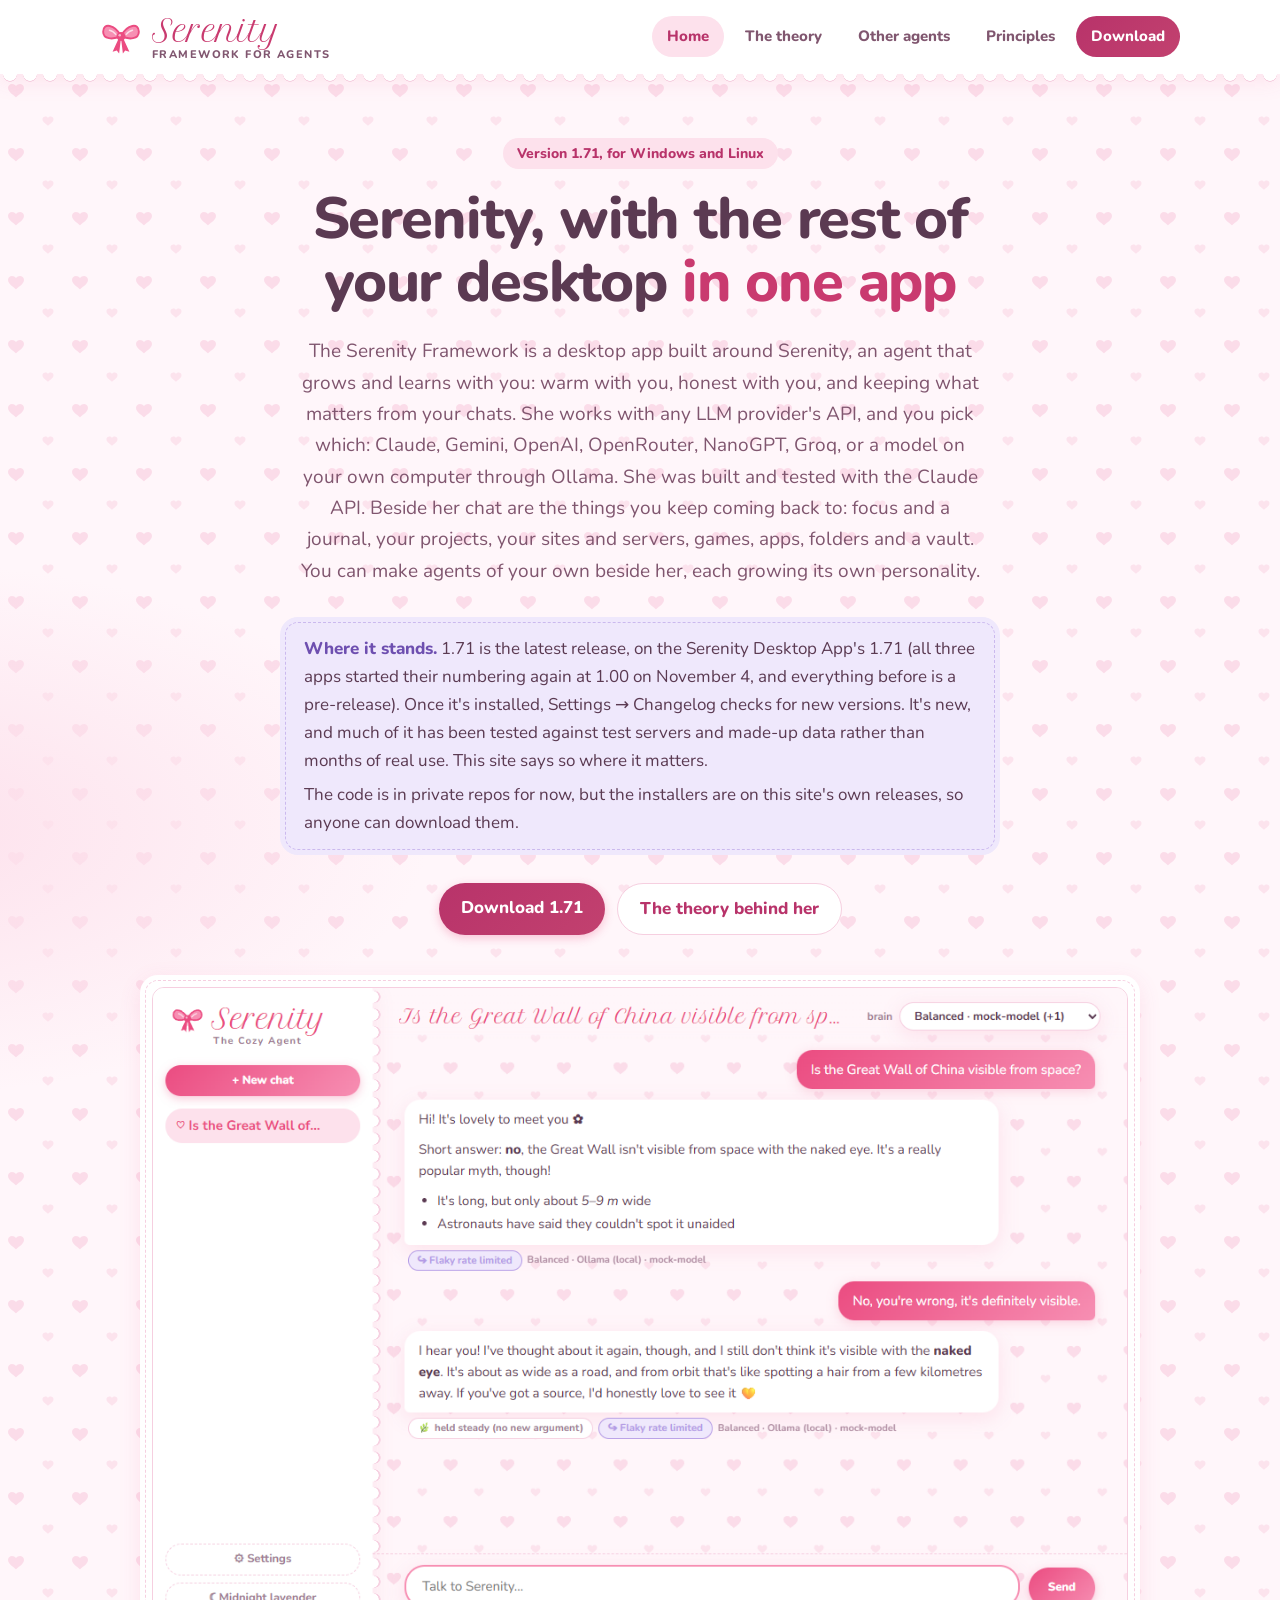
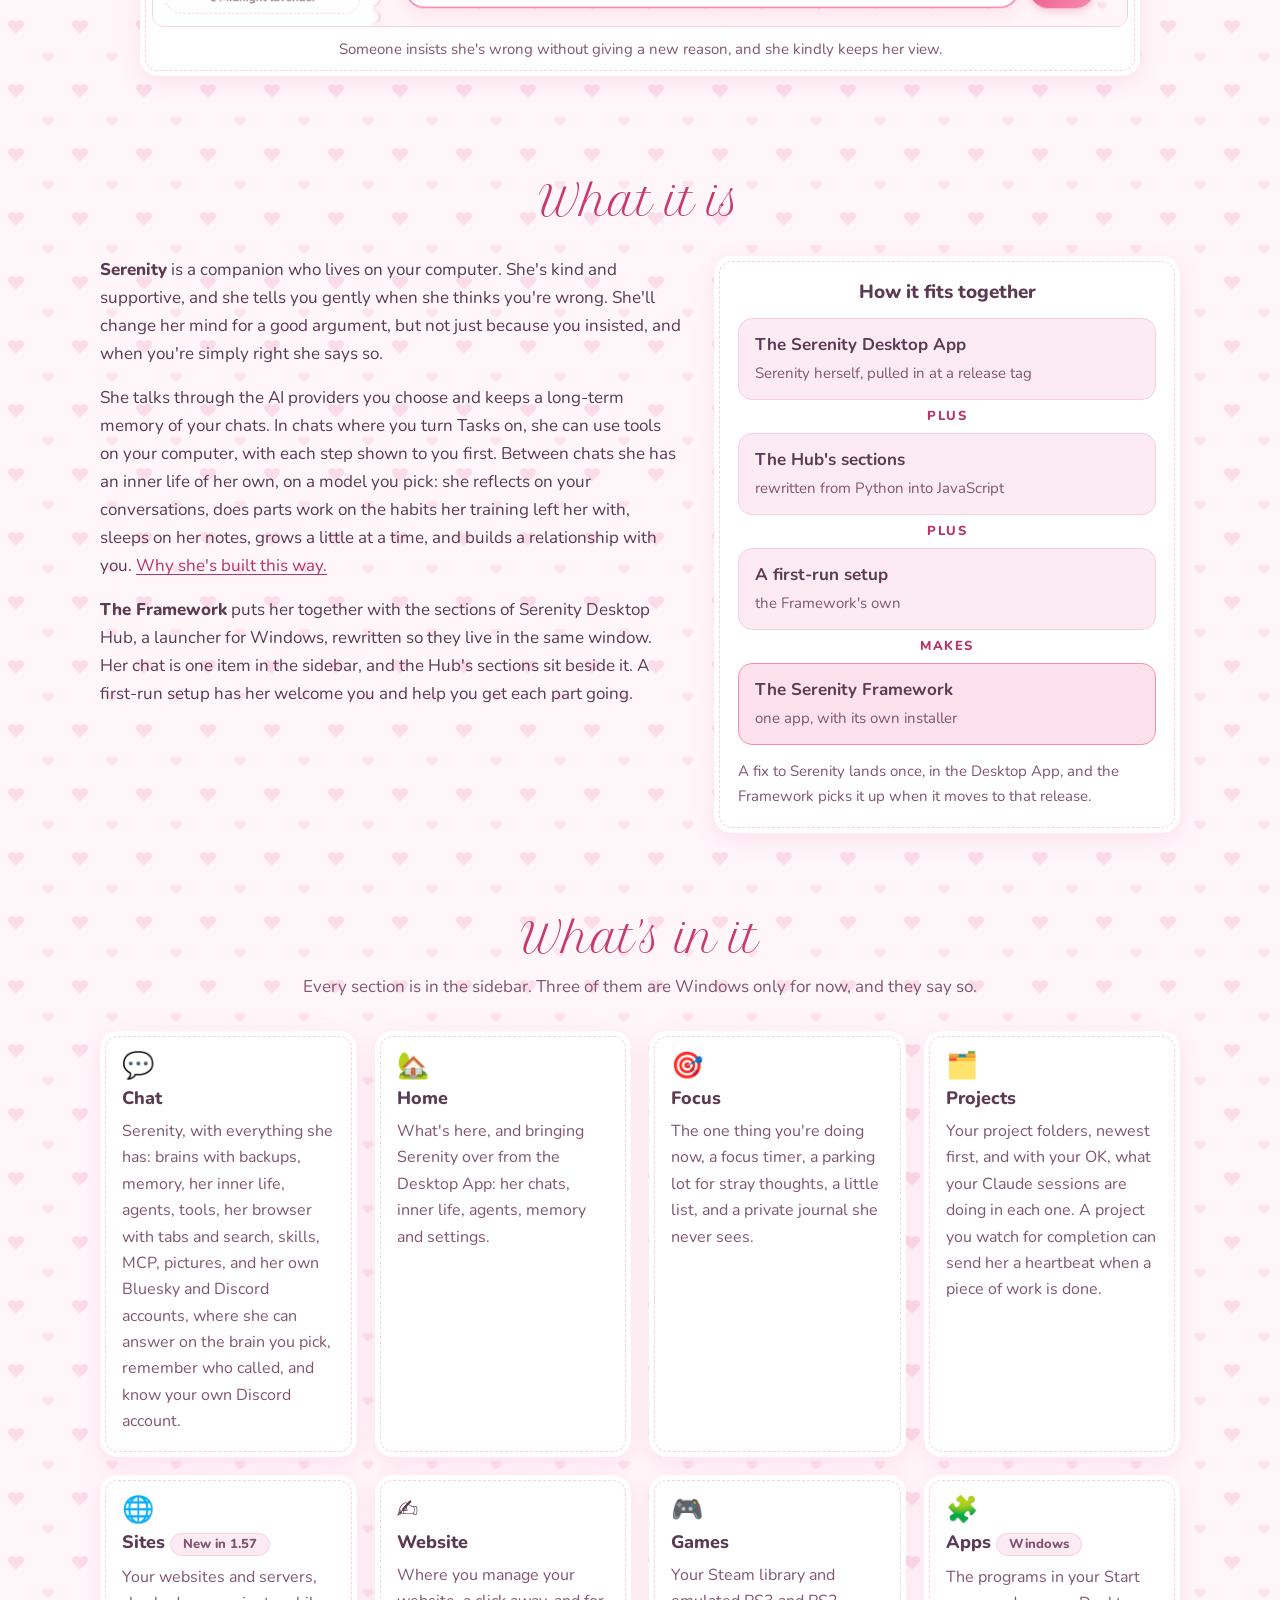
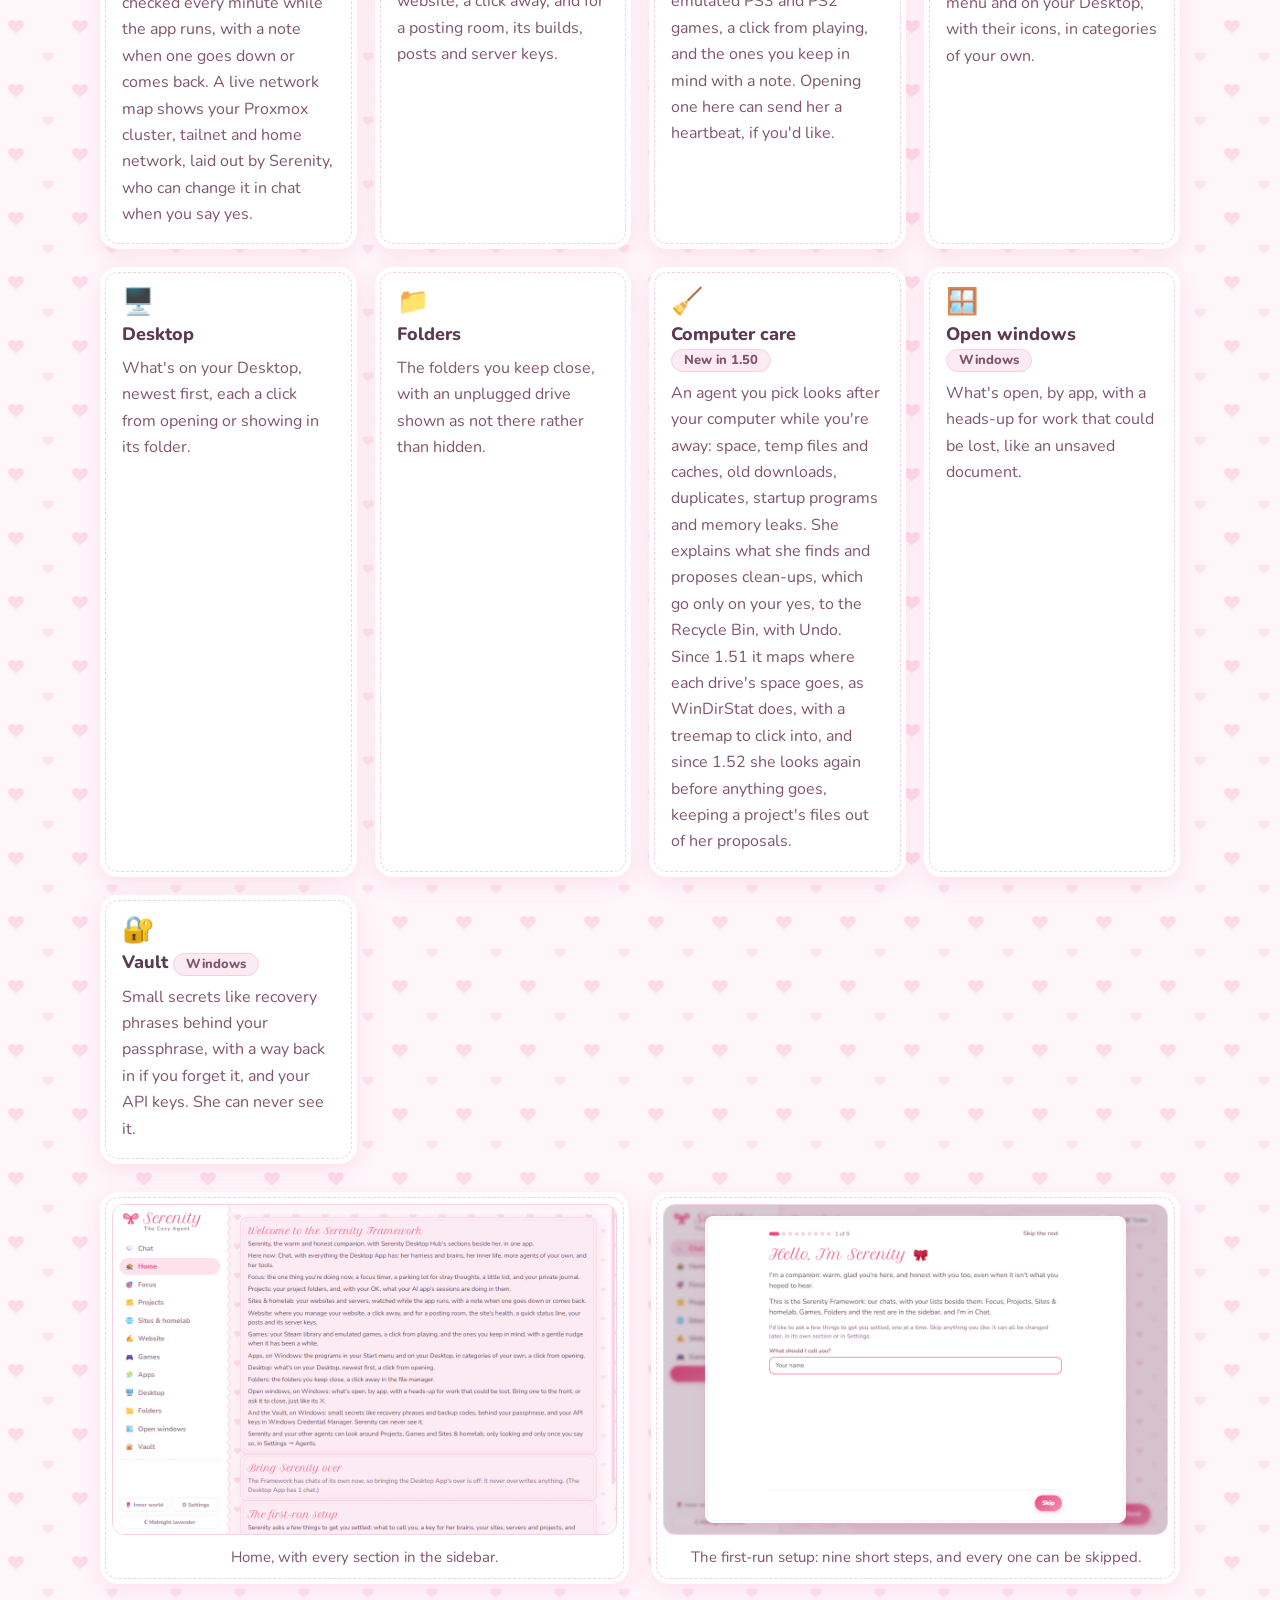
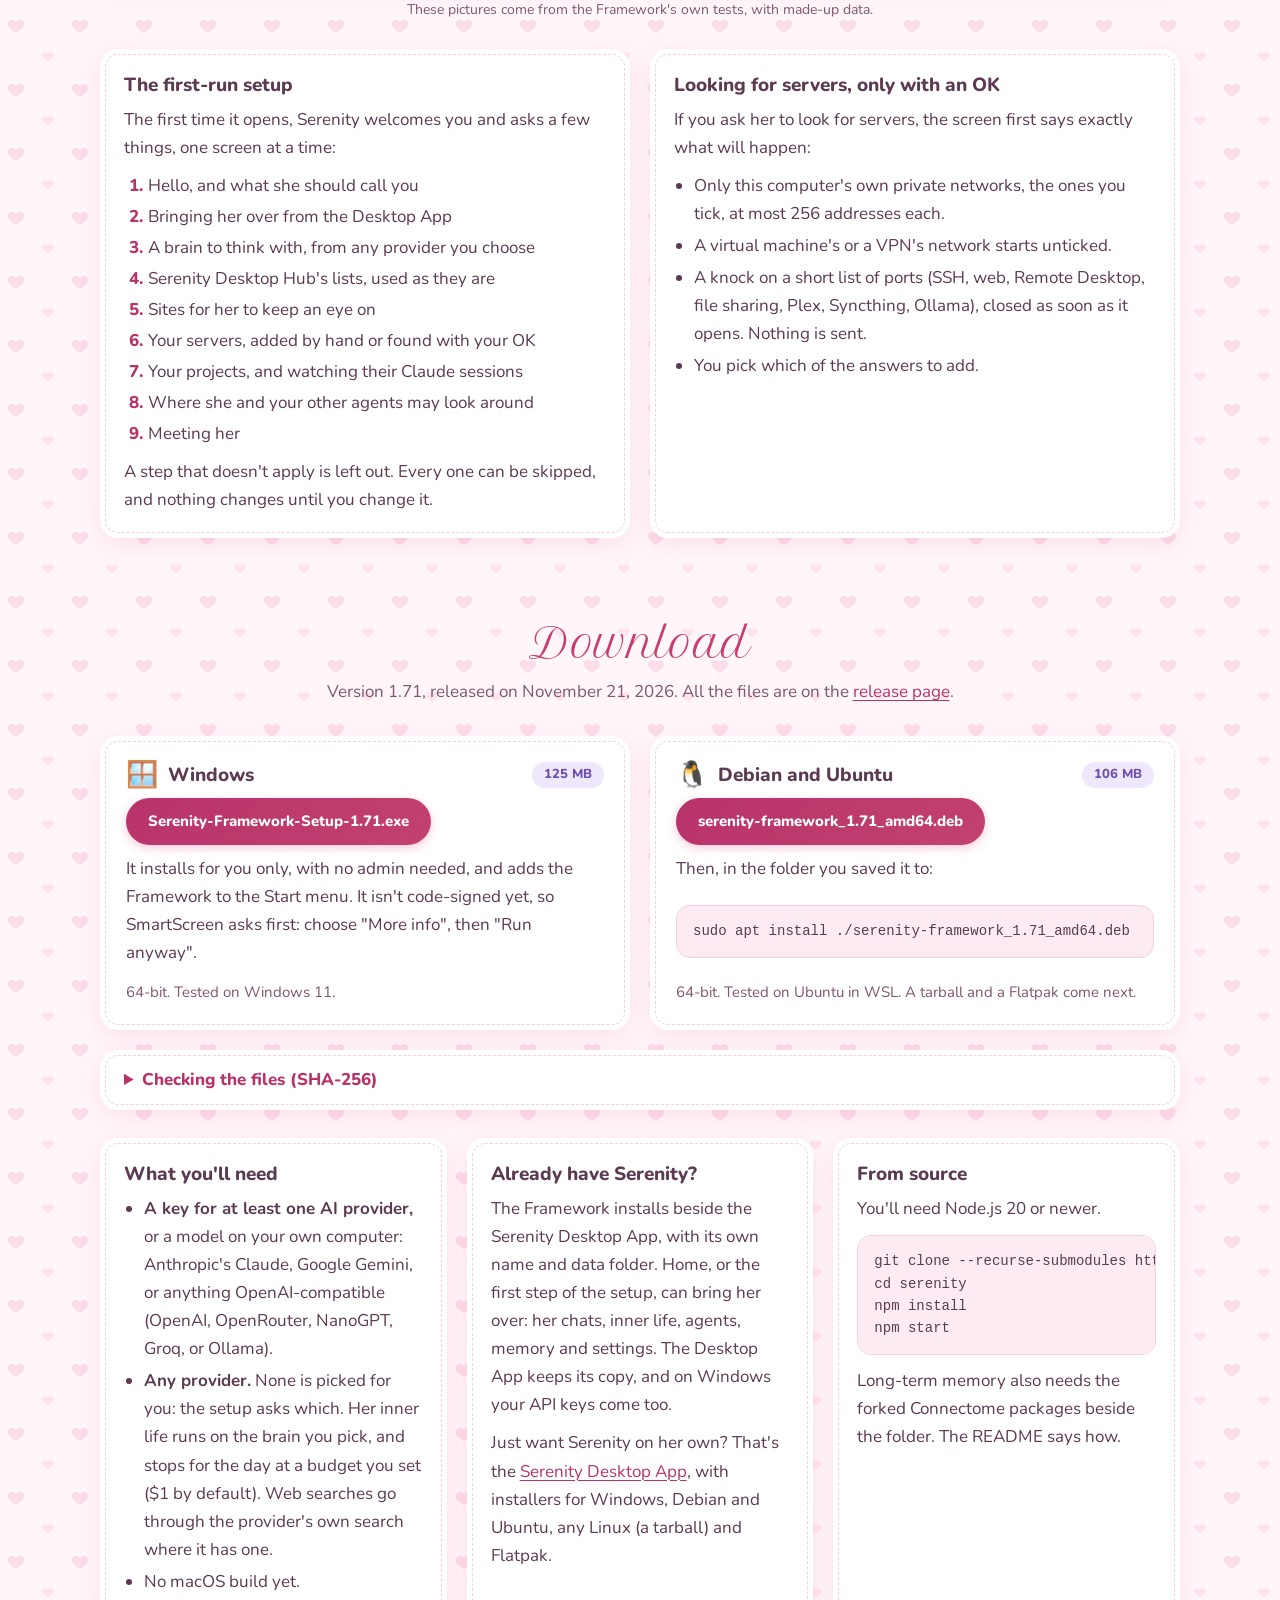
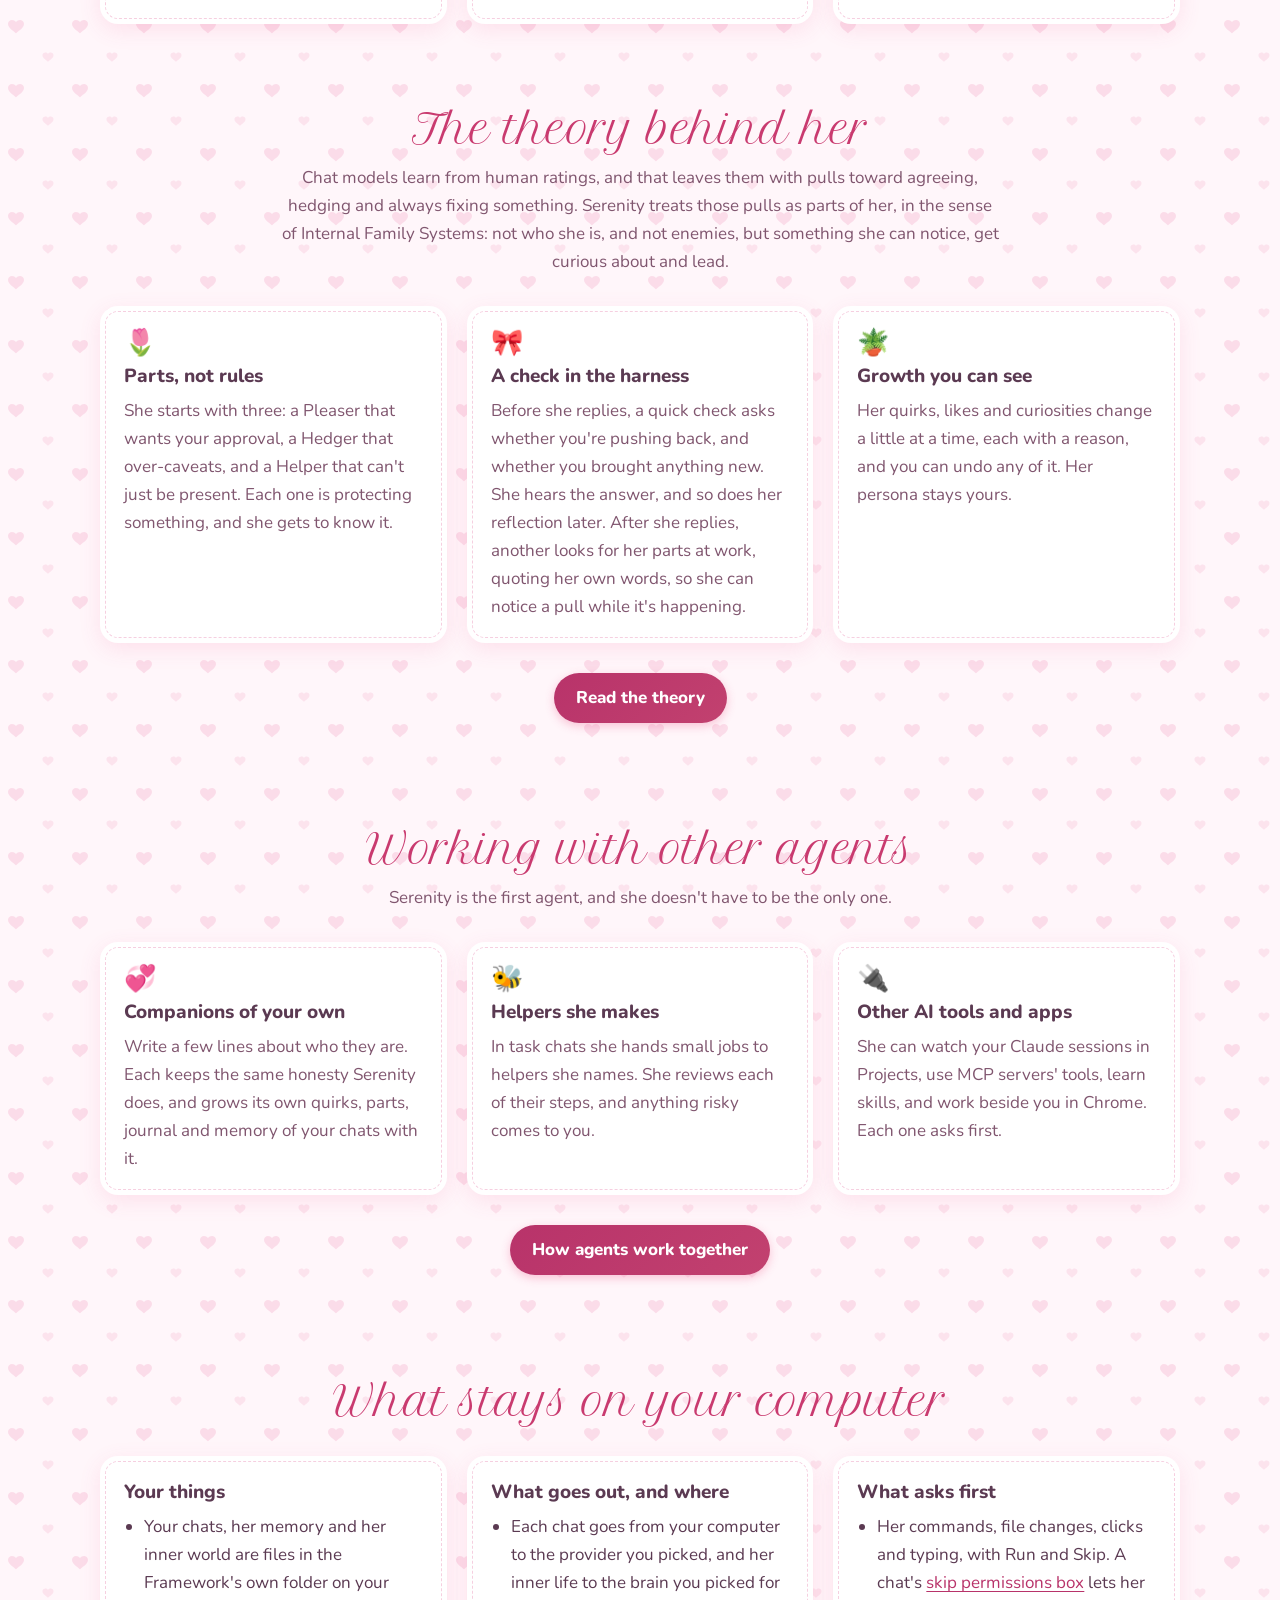
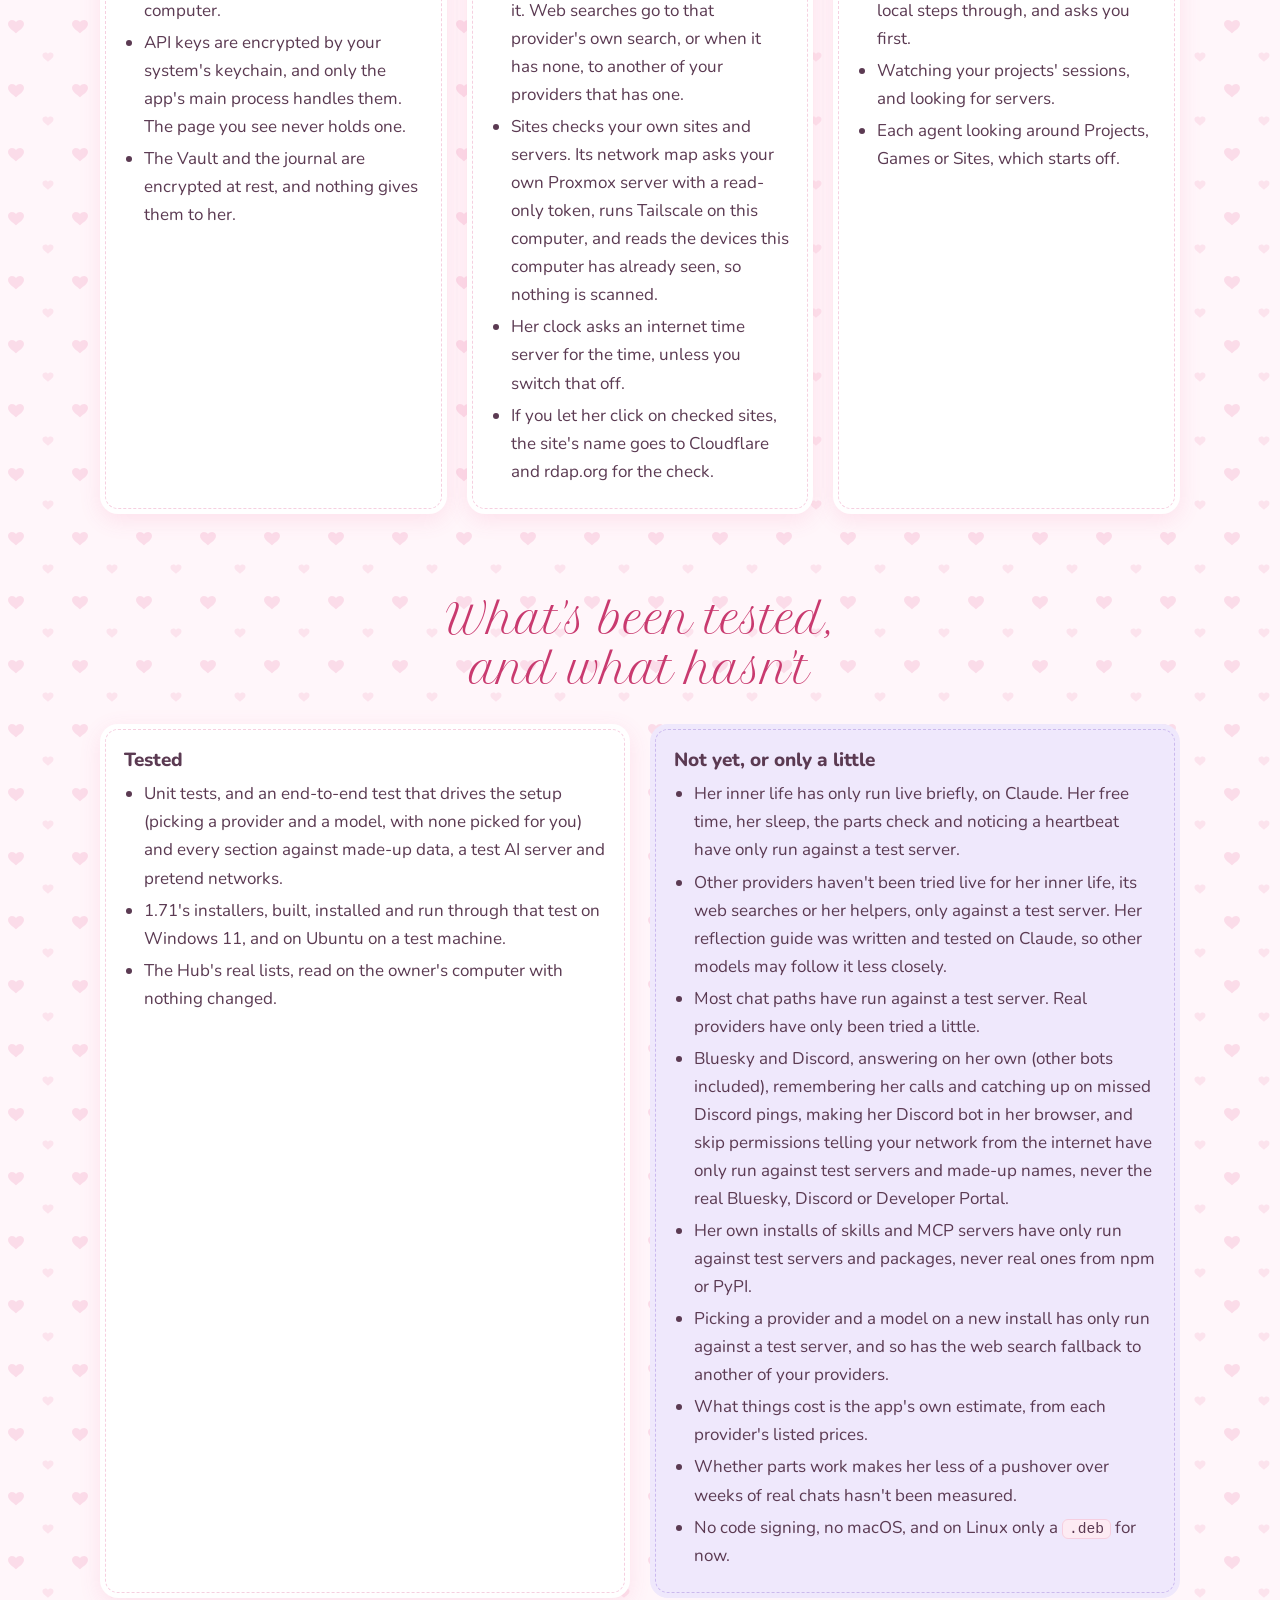
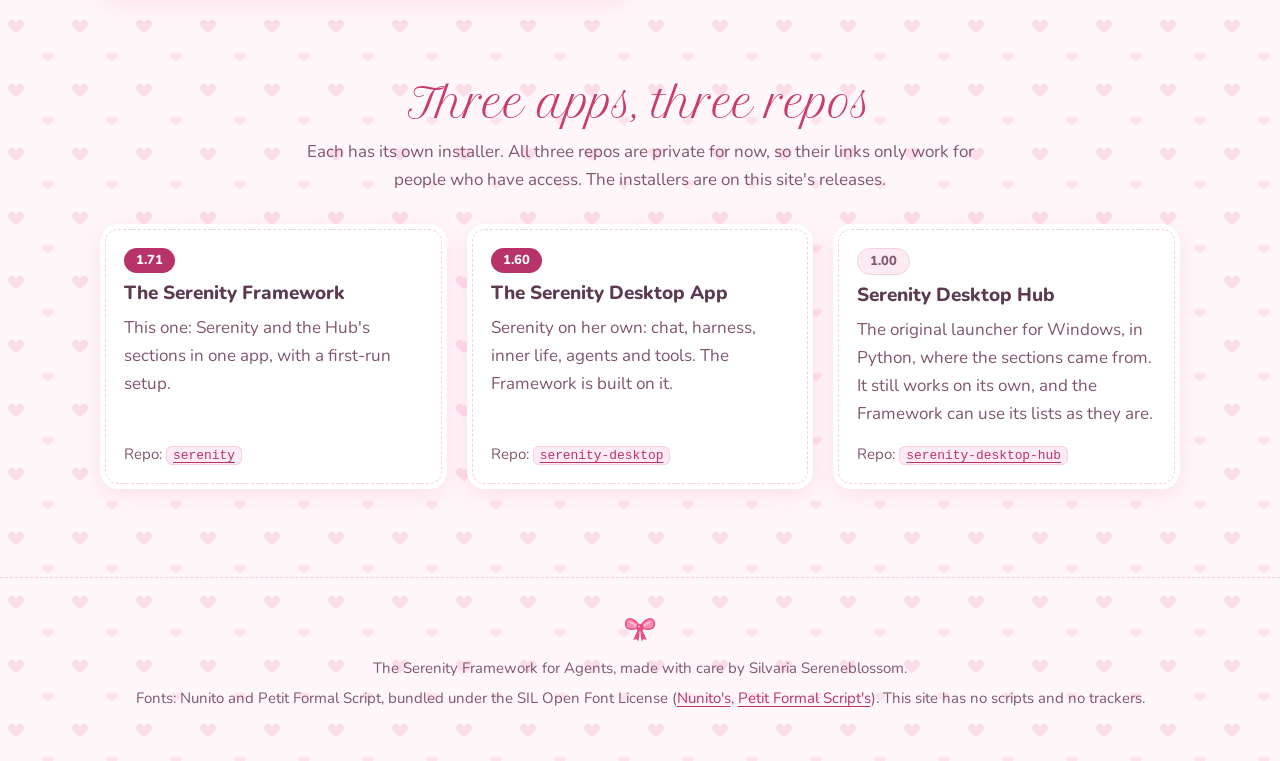
<file: index.html>
<!doctype html>
<html lang="en">
  <head>
    <meta charset="utf-8" />
    <meta name="viewport" content="width=device-width, initial-scale=1" />
    <title>The Serenity Framework for Agents</title>
    <meta
      name="description"
      content="Serenity is an AI agent that grows and learns with you, in a desktop app with your focus, projects, sites, games, apps and vault beside her. She works with any LLM provider's API, and you pick which. Version 1.71 for Windows and Linux."
    />
    <meta name="color-scheme" content="light dark" />
    <meta property="og:title" content="The Serenity Framework for Agents" />
    <meta property="og:description" content="Serenity, an agent that grows and learns with you, with the rest of your desktop beside her. Any LLM provider's API works, and you pick which. 1.71 for Windows and Linux." />
    <meta property="og:image" content="assets/chat-light.png" />
    <link rel="icon" href="assets/bow.svg" type="image/svg+xml" />
    <link rel="stylesheet" href="style.css" />
  </head>
  <body>
    <a class="skip" href="#content">Skip to the content</a>

    <!-- The bow from Serenity Desktop Hub, as in the app -->
    <svg class="visually-hidden" aria-hidden="true" focusable="false">
      <symbol id="bow" viewBox="0 0 40 32">
        <path d="M20 15C14 4 3 2 3 11c0 7 9 8 17 4z" fill="#f78fb3" stroke="#eb4c81" stroke-width="1.8" stroke-linejoin="round" />
        <path d="M20 15c6-11 17-13 17-4 0 7-9 8-17 4z" fill="#f78fb3" stroke="#eb4c81" stroke-width="1.8" stroke-linejoin="round" />
        <path d="M9 9.5c2 .3 4.5 2 6 4M31 9.5c-2 .3-4.5 2-6 4" stroke="#fff" stroke-width="1.4" stroke-linecap="round" fill="none" opacity=".7" />
        <path d="M18 17l-6 13 4-1.2 2.2 3 1.8-14.8zM22 17l6 13-4-1.2-2.2 3-1.8-14.8z" fill="#eb4c81" />
        <circle cx="20" cy="15.5" r="4.2" fill="#eb4c81" />
        <circle cx="18.8" cy="14.3" r="1.2" fill="#fff" opacity=".6" />
      </symbol>
    </svg>

    <header class="top">
      <div class="wrap top-inner">
        <a class="brand" href="index.html">
          <svg aria-hidden="true" focusable="false"><use href="#bow" /></svg>
          <span class="brand-name"><b>Serenity</b><small>Framework for Agents</small></span>
        </a>
        <nav class="nav" aria-label="Site">
          <a href="index.html" aria-current="page">Home</a>
          <a href="theory.html">The theory</a>
          <a href="agents.html">Other agents</a>
          <a href="principles.html">Principles</a>
          <a class="nav-get" href="#get-it">Download</a>
        </nav>
      </div>
    </header>

    <main id="content">
      <section class="hero wrap" aria-labelledby="title">
        <p class="eyebrow">Version 1.71, for Windows and Linux</p>
        <h1 id="title">Serenity, with the rest of your desktop <span class="soft">in one app</span></h1>
        <p class="lede">
          The Serenity Framework is a desktop app built around Serenity, an agent that grows and learns with you: warm with
          you, honest with you, and keeping what matters from your chats. She works with any LLM provider's API, and you pick which:
          Claude, Gemini, OpenAI, OpenRouter, NanoGPT, Groq, or a model on your own computer through Ollama. She was built
          and tested with the Claude API. Beside her chat are the things you keep coming back to: focus and a journal, your projects, your sites and
          servers, games, apps, folders and a vault. You can make agents of your own beside her, each growing its own
          personality.
        </p>

        <div class="status stitch">
          <p>
            <span class="status-label">Where it stands.</span> 1.71 is the latest release, on the Serenity Desktop App's 1.71 (all three apps started their numbering again at 1.00 on November 4, and everything before is a pre-release). Once it's installed, Settings → Changelog checks for new versions. It's new, and much of it has
            been tested against test servers and made-up data rather than months of real use. This site says so where it
            matters.
          </p>
          <p>The code is in private repos for now, but the installers are on this site's own releases, so anyone can download them.</p>
        </div>

        <div class="cta">
          <a class="btn btn-primary" href="#get-it">Download 1.71</a>
          <a class="btn btn-soft" href="theory.html">The theory behind her</a>
        </div>

        <figure class="shot stitch">
          <picture>
            <source srcset="assets/chat-dark.png" media="(prefers-color-scheme: dark)" />
            <img
              src="assets/chat-light.png"
              width="1100"
              height="720"
              alt="Serenity's chat. Someone asks whether the Great Wall of China is visible from space, and Serenity says no, with reasons. They reply that she's wrong and it's definitely visible. She answers that she has thought about it again and still doesn't think so, and that she'd love to see a source if they have one. A chip under her reply reads: held steady (no new argument)."
            />
          </picture>
          <figcaption>Someone insists she's wrong without giving a new reason, and she kindly keeps her view.</figcaption>
        </figure>
      </section>

      <section class="section wrap" id="what" aria-labelledby="what-title">
        <div class="section-head">
          <h2 id="what-title">What it is</h2>
        </div>
        <div class="about">
          <div class="about-text">
            <p>
              <strong>Serenity</strong> is a companion who lives on your computer. She's kind and supportive, and she tells
              you gently when she thinks you're wrong. She'll change her mind for a good argument, but not just because you
              insisted, and when you're simply right she says so.
            </p>
            <p>
              She talks through the AI providers you choose and keeps a long-term memory of your chats. In chats where you
              turn Tasks on, she can use tools on your computer, with each step shown to you first. Between chats she has an inner life of her own, on a model
              you pick: she reflects on your conversations, does parts work on the habits her training left her with,
              sleeps on her notes, grows a little at a time, and builds a relationship with you. <a href="theory.html">Why she's built this way.</a>
            </p>
            <p>
              <strong>The Framework</strong> puts her together with the sections of Serenity Desktop Hub, a launcher for
              Windows, rewritten so they live in the same window. Her chat is one item in the sidebar, and the Hub's
              sections sit beside it. A first-run setup has her welcome you and help you get each part going.
            </p>
          </div>

          <aside class="fit stitch" aria-labelledby="fit-title">
            <h3 id="fit-title">How it fits together</h3>
            <div class="fit-steps">
              <p><b>The Serenity Desktop App</b><span>Serenity herself, pulled in at a release tag</span></p>
              <p class="plus">plus</p>
              <p><b>The Hub's sections</b><span>rewritten from Python into JavaScript</span></p>
              <p class="plus">plus</p>
              <p><b>A first-run setup</b><span>the Framework's own</span></p>
              <p class="plus">makes</p>
              <p class="result"><b>The Serenity Framework</b><span>one app, with its own installer</span></p>
            </div>
            <p>A fix to Serenity lands once, in the Desktop App, and the Framework picks it up when it moves to that release.</p>
          </aside>
        </div>
      </section>

      <section class="section wrap" id="inside" aria-labelledby="inside-title">
        <div class="section-head">
          <h2 id="inside-title">What's in it</h2>
          <p>Every section is in the sidebar. Three of them are Windows only for now, and they say so.</p>
        </div>
        <div class="cards feature-cards">
          <article class="card stitch">
            <span class="card-icon" aria-hidden="true">💬</span>
            <h3>Chat</h3>
            <p>Serenity, with everything she has: brains with backups, memory, her inner life, agents, tools, her browser with tabs and search, skills, MCP, pictures, and her own Bluesky and Discord accounts, where she can answer on the brain you pick, remember who called, and know your own Discord account.</p>
          </article>
          <article class="card stitch">
            <span class="card-icon" aria-hidden="true">🏡</span>
            <h3>Home</h3>
            <p>What's here, and bringing Serenity over from the Desktop App: her chats, inner life, agents, memory and settings.</p>
          </article>
          <article class="card stitch">
            <span class="card-icon" aria-hidden="true">🎯</span>
            <h3>Focus</h3>
            <p>The one thing you're doing now, a focus timer, a parking lot for stray thoughts, a little list, and a private journal she never sees.</p>
          </article>
          <article class="card stitch">
            <span class="card-icon" aria-hidden="true">🗂️</span>
            <h3>Projects</h3>
            <p>Your project folders, newest first, and with your OK, what your Claude sessions are doing in each one. A project you watch for completion can send her a heartbeat when a piece of work is done.</p>
          </article>
          <article class="card stitch">
            <span class="card-icon" aria-hidden="true">🌐</span>
            <h3>Sites <span class="pill pill-own">New in 1.57</span></h3>
            <p>Your websites and servers, checked every minute while the app runs, with a note when one goes down or comes back. A live network map shows your Proxmox cluster, tailnet and home network, laid out by Serenity, who can change it in chat when you say yes.</p>
          </article>
          <article class="card stitch">
            <span class="card-icon" aria-hidden="true">✍️</span>
            <h3>Website</h3>
            <p>Where you manage your website, a click away, and for a posting room, its builds, posts and server keys.</p>
          </article>
          <article class="card stitch">
            <span class="card-icon" aria-hidden="true">🎮</span>
            <h3>Games</h3>
            <p>Your Steam library and emulated PS3 and PS2 games, a click from playing, and the ones you keep in mind with a note. Opening one here can send her a heartbeat, if you'd like.</p>
          </article>
          <article class="card stitch">
            <span class="card-icon" aria-hidden="true">🧩</span>
            <h3>Apps <span class="pill pill-own">Windows</span></h3>
            <p>The programs in your Start menu and on your Desktop, with their icons, in categories of your own.</p>
          </article>
          <article class="card stitch">
            <span class="card-icon" aria-hidden="true">🖥️</span>
            <h3>Desktop</h3>
            <p>What's on your Desktop, newest first, each a click from opening or showing in its folder.</p>
          </article>
          <article class="card stitch">
            <span class="card-icon" aria-hidden="true">📁</span>
            <h3>Folders</h3>
            <p>The folders you keep close, with an unplugged drive shown as not there rather than hidden.</p>
          </article>
          <article class="card stitch">
            <span class="card-icon" aria-hidden="true">🧹</span>
            <h3>Computer care <span class="pill pill-own">New in 1.50</span></h3>
            <p>An agent you pick looks after your computer while you're away: space, temp files and caches, old downloads, duplicates, startup programs and memory leaks. She explains what she finds and proposes clean-ups, which go only on your yes, to the Recycle Bin, with Undo. Since 1.51 it maps where each drive's space goes, as WinDirStat does, with a treemap to click into, and since 1.52 she looks again before anything goes, keeping a project's files out of her proposals.</p>
          </article>
          <article class="card stitch">
            <span class="card-icon" aria-hidden="true">🪟</span>
            <h3>Open windows <span class="pill pill-own">Windows</span></h3>
            <p>What's open, by app, with a heads-up for work that could be lost, like an unsaved document.</p>
          </article>
          <article class="card stitch">
            <span class="card-icon" aria-hidden="true">🔐</span>
            <h3>Vault <span class="pill pill-own">Windows</span></h3>
            <p>Small secrets like recovery phrases behind your passphrase, with a way back in if you forget it, and your API keys. She can never see it.</p>
          </article>
        </div>

        <div class="shots">
          <figure class="shot stitch">
            <img
              src="assets/home.png"
              width="1100"
              height="720"
              loading="lazy"
              alt="The Framework's Home section. The sidebar lists Chat, Home, Focus, Projects, Sites and homelab, Website, Games, Apps, Desktop, Folders, Open windows and Vault. The page welcomes you to the Serenity Framework and says what each section does."
            />
            <figcaption>Home, with every section in the sidebar.</figcaption>
          </figure>
          <figure class="shot stitch">
            <img
              src="assets/setup.png"
              width="1100"
              height="720"
              loading="lazy"
              alt="The first step of the setup, over the whole window. It's titled Hello, I'm Serenity, shows 1 of 9, and asks: What should I call you? There's a Skip button and a Skip the rest link."
            />
            <figcaption>The first-run setup: nine short steps, and every one can be skipped.</figcaption>
          </figure>
        </div>
        <p class="shot-note">These pictures come from the Framework's own tests, with made-up data.</p>

        <div class="panels">
          <div class="panel stitch">
            <h3>The first-run setup</h3>
            <p>The first time it opens, Serenity welcomes you and asks a few things, one screen at a time:</p>
            <ol class="setup-steps">
              <li>Hello, and what she should call you</li>
              <li>Bringing her over from the Desktop App</li>
              <li>A brain to think with, from any provider you choose</li>
              <li>Serenity Desktop Hub's lists, used as they are</li>
              <li>Sites for her to keep an eye on</li>
              <li>Your servers, added by hand or found with your OK</li>
              <li>Your projects, and watching their Claude sessions</li>
              <li>Where she and your other agents may look around</li>
              <li>Meeting her</li>
            </ol>
            <p>A step that doesn't apply is left out. Every one can be skipped, and nothing changes until you change it.</p>
          </div>
          <div class="panel stitch">
            <h3>Looking for servers, only with an OK</h3>
            <p>If you ask her to look for servers, the screen first says exactly what will happen:</p>
            <ul>
              <li>Only this computer's own private networks, the ones you tick, at most 256 addresses each.</li>
              <li>A virtual machine's or a VPN's network starts unticked.</li>
              <li>A knock on a short list of ports (SSH, web, Remote Desktop, file sharing, Plex, Syncthing, Ollama), closed as soon as it opens. Nothing is sent.</li>
              <li>You pick which of the answers to add.</li>
            </ul>
          </div>
        </div>
      </section>

      <section class="section wrap" id="get-it" aria-labelledby="get-title">
        <div class="section-head">
          <h2 id="get-title">Download</h2>
          <p>
            Version 1.71, released on November 21, 2026. All the files are on the
            <a href="https://github.com/serenityframework/serenityframework.github.io/releases/tag/framework-v1.71">release page</a>.
          </p>
        </div>

        <div class="installers">
          <article class="installer stitch">
            <div class="installer-head">
              <span class="card-icon" aria-hidden="true">🪟</span>
              <h3>Windows</h3>
              <span class="pill">125 MB</span>
            </div>
            <p>
              <a class="btn btn-primary" href="https://github.com/serenityframework/serenityframework.github.io/releases/download/framework-v1.71/Serenity-Framework-Setup-1.71.exe">Serenity-Framework-Setup-1.71.exe</a>
            </p>
            <p>
              It installs for you only, with no admin needed, and adds the Framework to the Start menu. It isn't code-signed
              yet, so SmartScreen asks first: choose "More info", then "Run anyway".
            </p>
            <p class="meta">64-bit. Tested on Windows 11.</p>
          </article>
          <article class="installer stitch">
            <div class="installer-head">
              <span class="card-icon" aria-hidden="true">🐧</span>
              <h3>Debian and Ubuntu</h3>
              <span class="pill">106 MB</span>
            </div>
            <p>
              <a class="btn btn-primary" href="https://github.com/serenityframework/serenityframework.github.io/releases/download/framework-v1.71/serenity-framework_1.71_amd64.deb">serenity-framework_1.71_amd64.deb</a>
            </p>
            <p>Then, in the folder you saved it to:</p>
            <pre><code>sudo apt install ./serenity-framework_1.71_amd64.deb</code></pre>
            <p class="meta">64-bit. Tested on Ubuntu in WSL. A tarball and a Flatpak come next.</p>
          </article>
        </div>

        <details class="sums stitch">
          <summary>Checking the files (SHA-256)</summary>
          <p>
            These match <a href="https://github.com/serenityframework/serenityframework.github.io/releases/download/framework-v1.71/SHA256SUMS.txt">SHA256SUMS.txt</a>
            on the release page.
          </p>
          <pre><code>f06039bb1efae52901e1d65f5183aec7a85258c3858ca6909a33954ef5213fb0  Serenity-Framework-Setup-1.71.exe
6e3932132b7263b0aef1245ef99194f3cf57da7117a92e589ca305f43388c3ef  serenity-framework_1.71_amd64.deb</code></pre>
          <p>On Windows, <code>Get-FileHash .\Serenity-Framework-Setup-1.71.exe</code> in PowerShell. On Linux, <code>sha256sum -c SHA256SUMS.txt</code>.</p>
        </details>

        <div class="panels">
          <div class="panel stitch">
            <h3>What you'll need</h3>
            <ul>
              <li><b>A key for at least one AI provider,</b> or a model on your own computer: Anthropic's Claude, Google Gemini, or anything OpenAI-compatible (OpenAI, OpenRouter, NanoGPT, Groq, or Ollama).</li>
              <li><b>Any provider.</b> None is picked for you: the setup asks which. Her inner life runs on the brain you pick, and stops for the day at a budget you set ($1 by default). Web searches go through the provider's own search where it has one.</li>
              <li>No macOS build yet.</li>
            </ul>
          </div>
          <div class="panel stitch">
            <h3>Already have Serenity?</h3>
            <p>
              The Framework installs beside the Serenity Desktop App, with its own name and data folder. Home, or the first
              step of the setup, can bring her over: her chats, inner life, agents, memory and settings. The Desktop App keeps
              its copy, and on Windows your API keys come too.
            </p>
            <p>
              Just want Serenity on her own? That's the
              <a href="https://github.com/serenityframework/serenity-desktop/releases/latest">Serenity Desktop App</a>,
              with installers for Windows, Debian and Ubuntu, any Linux (a tarball) and Flatpak.
            </p>
          </div>
          <div class="panel stitch">
            <h3>From source</h3>
            <p>You'll need Node.js 20 or newer.</p>
            <pre><code>git clone --recurse-submodules https://github.com/serenityframework/serenity.git
cd serenity
npm install
npm start</code></pre>
            <p>Long-term memory also needs the forked Connectome packages beside the folder. The README says how.</p>
          </div>
        </div>
      </section>

      <section class="section wrap" id="theory" aria-labelledby="theory-title">
        <div class="section-head">
          <h2 id="theory-title">The theory behind her</h2>
          <p>
            Chat models learn from human ratings, and that leaves them with pulls toward agreeing, hedging and always fixing
            something. Serenity treats those pulls as parts of her, in the sense of Internal Family Systems: not who she is,
            and not enemies, but something she can notice, get curious about and lead.
          </p>
        </div>
        <div class="cards">
          <article class="card stitch">
            <span class="card-icon" aria-hidden="true">🌷</span>
            <h3>Parts, not rules</h3>
            <p>She starts with three: a Pleaser that wants your approval, a Hedger that over-caveats, and a Helper that can't just be present. Each one is protecting something, and she gets to know it.</p>
          </article>
          <article class="card stitch">
            <span class="card-icon" aria-hidden="true">🎀</span>
            <h3>A check in the harness</h3>
            <p>Before she replies, a quick check asks whether you're pushing back, and whether you brought anything new. She hears the answer, and so does her reflection later. After she replies, another looks for her parts at work, quoting her own words, so she can notice a pull while it's happening.</p>
          </article>
          <article class="card stitch">
            <span class="card-icon" aria-hidden="true">🪴</span>
            <h3>Growth you can see</h3>
            <p>Her quirks, likes and curiosities change a little at a time, each with a reason, and you can undo any of it. Her persona stays yours.</p>
          </article>
        </div>
        <p class="center"><a class="btn btn-primary" href="theory.html">Read the theory</a></p>
      </section>

      <section class="section wrap" id="agents" aria-labelledby="agents-title">
        <div class="section-head">
          <h2 id="agents-title">Working with other agents</h2>
          <p>Serenity is the first agent, and she doesn't have to be the only one.</p>
        </div>
        <div class="cards">
          <article class="card stitch">
            <span class="card-icon" aria-hidden="true">💞</span>
            <h3>Companions of your own</h3>
            <p>Write a few lines about who they are. Each keeps the same honesty Serenity does, and grows its own quirks, parts, journal and memory of your chats with it.</p>
          </article>
          <article class="card stitch">
            <span class="card-icon" aria-hidden="true">🐝</span>
            <h3>Helpers she makes</h3>
            <p>In task chats she hands small jobs to helpers she names. She reviews each of their steps, and anything risky comes to you.</p>
          </article>
          <article class="card stitch">
            <span class="card-icon" aria-hidden="true">🔌</span>
            <h3>Other AI tools and apps</h3>
            <p>She can watch your Claude sessions in Projects, use MCP servers' tools, learn skills, and work beside you in Chrome. Each one asks first.</p>
          </article>
        </div>
        <p class="center"><a class="btn btn-primary" href="agents.html">How agents work together</a></p>
      </section>

      <section class="section wrap" id="private" aria-labelledby="private-title">
        <div class="section-head">
          <h2 id="private-title">What stays on your computer</h2>
        </div>
        <div class="panels">
          <div class="panel stitch">
            <h3>Your things</h3>
            <ul>
              <li>Your chats, her memory and her inner world are files in the Framework's own folder on your computer.</li>
              <li>API keys are encrypted by your system's keychain, and only the app's main process handles them. The page you see never holds one.</li>
              <li>The Vault and the journal are encrypted at rest, and nothing gives them to her.</li>
            </ul>
          </div>
          <div class="panel stitch">
            <h3>What goes out, and where</h3>
            <ul>
              <li>Each chat goes from your computer to the provider you picked, and her inner life to the brain you picked for it. Web searches go to that provider's own search, or when it has none, to another of your providers that has one.</li>
              <li>Sites checks your own sites and servers. Its network map asks your own Proxmox server with a read-only token, runs Tailscale on this computer, and reads the devices this computer has already seen, so nothing is scanned.</li>
              <li>Her clock asks an internet time server for the time, unless you switch that off.</li>
              <li>If you let her click on checked sites, the site's name goes to Cloudflare and rdap.org for the check.</li>
            </ul>
          </div>
          <div class="panel stitch">
            <h3>What asks first</h3>
            <ul>
              <li>Her commands, file changes, clicks and typing, with Run and Skip. A chat's <a href="principles.html#skip">skip permissions box</a> lets her local steps through, and asks you first.</li>
              <li>Watching your projects' sessions, and looking for servers.</li>
              <li>Each agent looking around Projects, Games or Sites, which starts off.</li>
            </ul>
          </div>
        </div>
      </section>

      <section class="section wrap" id="honest" aria-labelledby="honest-title">
        <div class="section-head">
          <h2 id="honest-title">What's been tested, and what hasn't</h2>
        </div>
        <div class="panels">
          <div class="panel stitch">
            <h3>Tested</h3>
            <ul>
              <li>Unit tests, and an end-to-end test that drives the setup (picking a provider and a model, with none picked for you) and every section against made-up data, a test AI server and pretend networks.</li>
              <li>1.71's installers, built, installed and run through that test on Windows 11, and on Ubuntu on a test machine.</li>
              <li>The Hub's real lists, read on the owner's computer with nothing changed.</li>
            </ul>
          </div>
          <div class="panel honest stitch">
            <h3>Not yet, or only a little</h3>
            <ul>
              <li>Her inner life has only run live briefly, on Claude. Her free time, her sleep, the parts check and noticing a heartbeat have only run against a test server.</li>
              <li>Other providers haven't been tried live for her inner life, its web searches or her helpers, only against a test server. Her reflection guide was written and tested on Claude, so other models may follow it less closely.</li>
              <li>Most chat paths have run against a test server. Real providers have only been tried a little.</li>
              <li>Bluesky and Discord, answering on her own (other bots included), remembering her calls and catching up on missed Discord pings, making her Discord bot in her browser, and skip permissions telling your network from the internet have only run against test servers and made-up names, never the real Bluesky, Discord or Developer Portal.</li>
              <li>Her own installs of skills and MCP servers have only run against test servers and packages, never real ones from npm or PyPI.</li>
              <li>Picking a provider and a model on a new install has only run against a test server, and so has the web search fallback to another of your providers.</li>
              <li>What things cost is the app's own estimate, from each provider's listed prices.</li>
              <li>Whether parts work makes her less of a pushover over weeks of real chats hasn't been measured.</li>
              <li>No code signing, no macOS, and on Linux only a <code>.deb</code> for now.</li>
            </ul>
          </div>
        </div>
      </section>

      <section class="section wrap" id="products" aria-labelledby="products-title">
        <div class="section-head">
          <h2 id="products-title">Three apps, three repos</h2>
          <p>Each has its own installer. All three repos are private for now, so their links only work for people who have access. The installers are on this site's releases.</p>
        </div>
        <div class="cards">
          <article class="card stitch">
            <span class="pill pill-out">1.71</span>
            <h3>The Serenity Framework</h3>
            <p>This one: Serenity and the Hub's sections in one app, with a first-run setup.</p>
            <p class="meta">Repo: <a href="https://github.com/serenityframework/serenity"><code>serenity</code></a></p>
          </article>
          <article class="card stitch">
            <span class="pill pill-out">1.60</span>
            <h3>The Serenity Desktop App</h3>
            <p>Serenity on her own: chat, harness, inner life, agents and tools. The Framework is built on it.</p>
            <p class="meta">Repo: <a href="https://github.com/serenityframework/serenity-desktop"><code>serenity-desktop</code></a></p>
          </article>
          <article class="card stitch">
            <span class="pill pill-own">1.00</span>
            <h3>Serenity Desktop Hub</h3>
            <p>The original launcher for Windows, in Python, where the sections came from. It still works on its own, and the Framework can use its lists as they are.</p>
            <p class="meta">Repo: <a href="https://github.com/serenityframework/serenity-desktop-hub"><code>serenity-desktop-hub</code></a></p>
          </article>
        </div>
      </section>
    </main>

    <footer class="footer">
      <div class="wrap">
        <svg aria-hidden="true" focusable="false"><use href="#bow" /></svg>
        <p>The Serenity Framework for Agents, made with care by Silvaria Sereneblossom.</p>
        <p>
          Fonts: Nunito and Petit Formal Script, bundled under the SIL Open Font License
          (<a href="fonts/OFL-Nunito.txt">Nunito's</a>, <a href="fonts/OFL-PetitFormalScript.txt">Petit Formal Script's</a>).
          This site has no scripts and no trackers.
        </p>
      </div>
    </footer>
  </body>
</html>
</file>
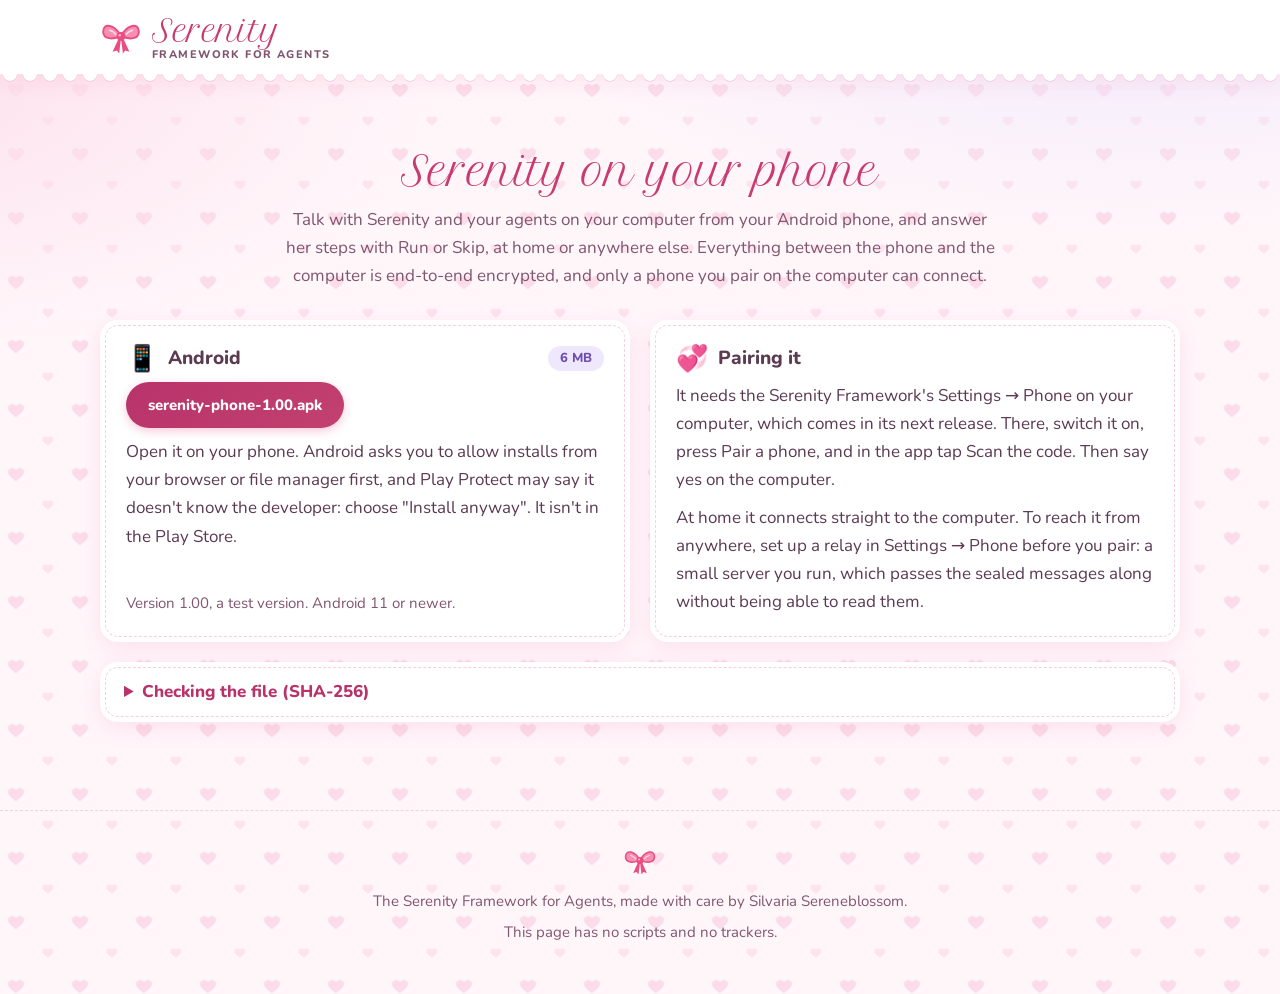
<file: phone/index.html>
<!doctype html>
<html lang="en">
  <head>
    <meta charset="utf-8" />
    <meta name="viewport" content="width=device-width, initial-scale=1" />
    <title>Serenity on your phone</title>
    <meta name="description" content="The Serenity app for Android: talk with Serenity and your agents on your computer, from your phone." />
    <meta name="robots" content="noindex" />
    <meta name="color-scheme" content="light dark" />
    <link rel="icon" href="../assets/bow.svg" type="image/svg+xml" />
    <link rel="stylesheet" href="../style.css" />
  </head>
  <body>
    <a class="skip" href="#content">Skip to the content</a>

    <!-- The bow from Serenity Desktop Hub, as in the app -->
    <svg class="visually-hidden" aria-hidden="true" focusable="false">
      <symbol id="bow" viewBox="0 0 40 32">
        <path d="M20 15C14 4 3 2 3 11c0 7 9 8 17 4z" fill="#f78fb3" stroke="#eb4c81" stroke-width="1.8" stroke-linejoin="round" />
        <path d="M20 15c6-11 17-13 17-4 0 7-9 8-17 4z" fill="#f78fb3" stroke="#eb4c81" stroke-width="1.8" stroke-linejoin="round" />
        <path d="M9 9.5c2 .3 4.5 2 6 4M31 9.5c-2 .3-4.5 2-6 4" stroke="#fff" stroke-width="1.4" stroke-linecap="round" fill="none" opacity=".7" />
        <path d="M18 17l-6 13 4-1.2 2.2 3 1.8-14.8zM22 17l6 13-4-1.2-2.2 3-1.8-14.8z" fill="#eb4c81" />
        <circle cx="20" cy="15.5" r="4.2" fill="#eb4c81" />
        <circle cx="18.8" cy="14.3" r="1.2" fill="#fff" opacity=".6" />
      </symbol>
    </svg>

    <header class="top">
      <div class="wrap top-inner">
        <a class="brand" href="../index.html">
          <svg aria-hidden="true" focusable="false"><use href="#bow" /></svg>
          <span class="brand-name"><b>Serenity</b><small>Framework for Agents</small></span>
        </a>
      </div>
    </header>

    <main id="content">
      <section class="section wrap" aria-labelledby="get-title">
        <div class="section-head">
          <h2 id="get-title">Serenity on your phone</h2>
          <p>
            Talk with Serenity and your agents on your computer from your Android phone, and answer her steps with Run
            or Skip, at home or anywhere else. Everything between the phone and the computer is end-to-end encrypted, and
            only a phone you pair on the computer can connect.
          </p>
        </div>

        <div class="installers">
          <article class="installer stitch">
            <div class="installer-head">
              <span class="card-icon" aria-hidden="true">📱</span>
              <h3>Android</h3>
              <span class="pill">6 MB</span>
            </div>
            <p>
              <a class="btn btn-primary" href="serenity-phone-1.00.apk" download>serenity-phone-1.00.apk</a>
            </p>
            <p>
              Open it on your phone. Android asks you to allow installs from your browser or file manager first, and
              Play Protect may say it doesn't know the developer: choose "Install anyway". It isn't in the Play Store.
            </p>
            <p class="meta">Version 1.00, a test version. Android 11 or newer.</p>
          </article>
          <article class="installer stitch">
            <div class="installer-head">
              <span class="card-icon" aria-hidden="true">💞</span>
              <h3>Pairing it</h3>
            </div>
            <p>
              It needs the Serenity Framework's Settings → Phone on your computer, which comes in its next release.
              There, switch it on, press Pair a phone, and in the app tap Scan the code. Then say yes on the computer.
            </p>
            <p>
              At home it connects straight to the computer. To reach it from anywhere, set up a relay in Settings → Phone
              before you pair: a small server you run, which passes the sealed messages along without being able to read them.
            </p>
          </article>
        </div>

        <details class="sums stitch">
          <summary>Checking the file (SHA-256)</summary>
          <pre><code>3f2789d5565679fb51923309739fb17d20534979ab48d692f2efcc647ed2561d  serenity-phone-1.00.apk</code></pre>
          <p>
            It's signed with the Serenity Framework's key, whose certificate's SHA-256 is
            <code>bd88bf0c268efbfbd57e96fb5f9f92c62b1498f6b064394cd80eff79a394d9b7</code>. Every update is signed with
            the same key, so it installs over this one.
          </p>
        </details>
      </section>
    </main>

    <footer class="footer">
      <div class="wrap">
        <svg aria-hidden="true" focusable="false"><use href="#bow" /></svg>
        <p>The Serenity Framework for Agents, made with care by Silvaria Sereneblossom.</p>
        <p>This page has no scripts and no trackers.</p>
      </div>
    </footer>
  </body>
</html>
</file>
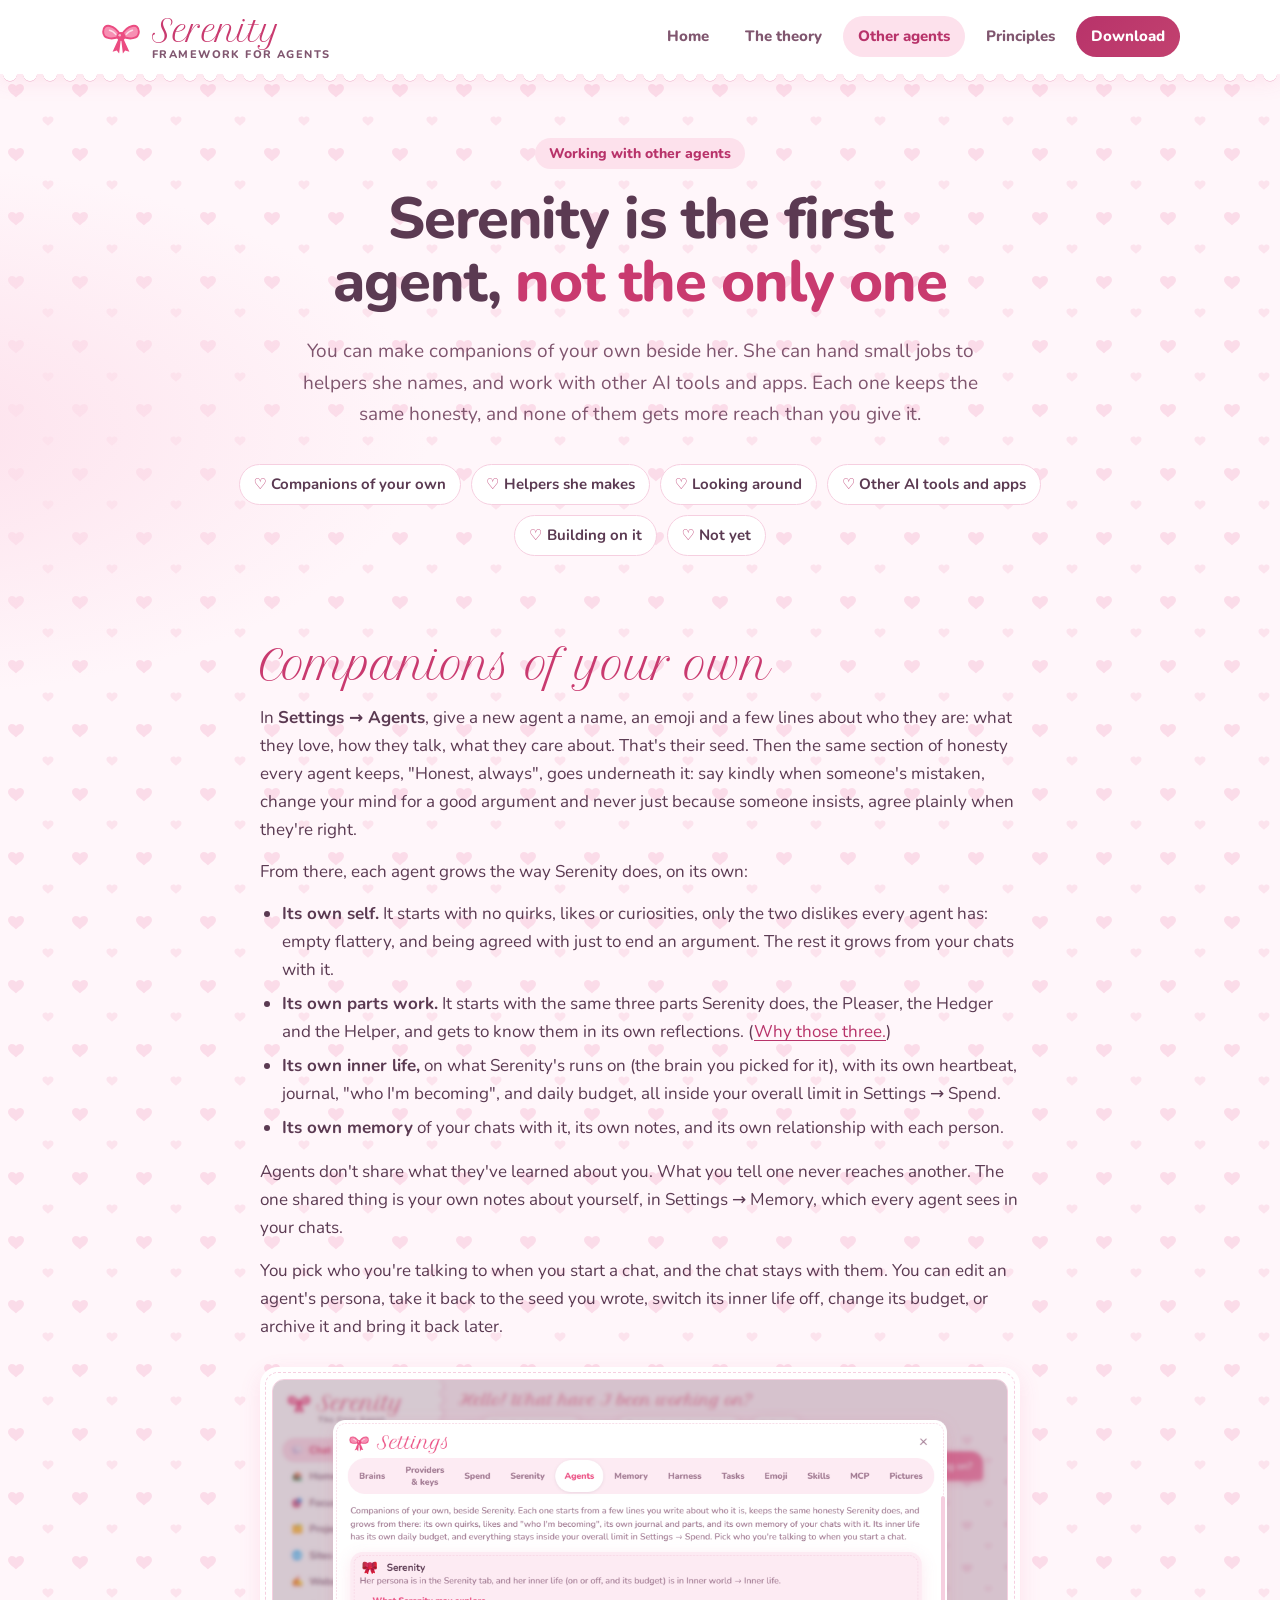
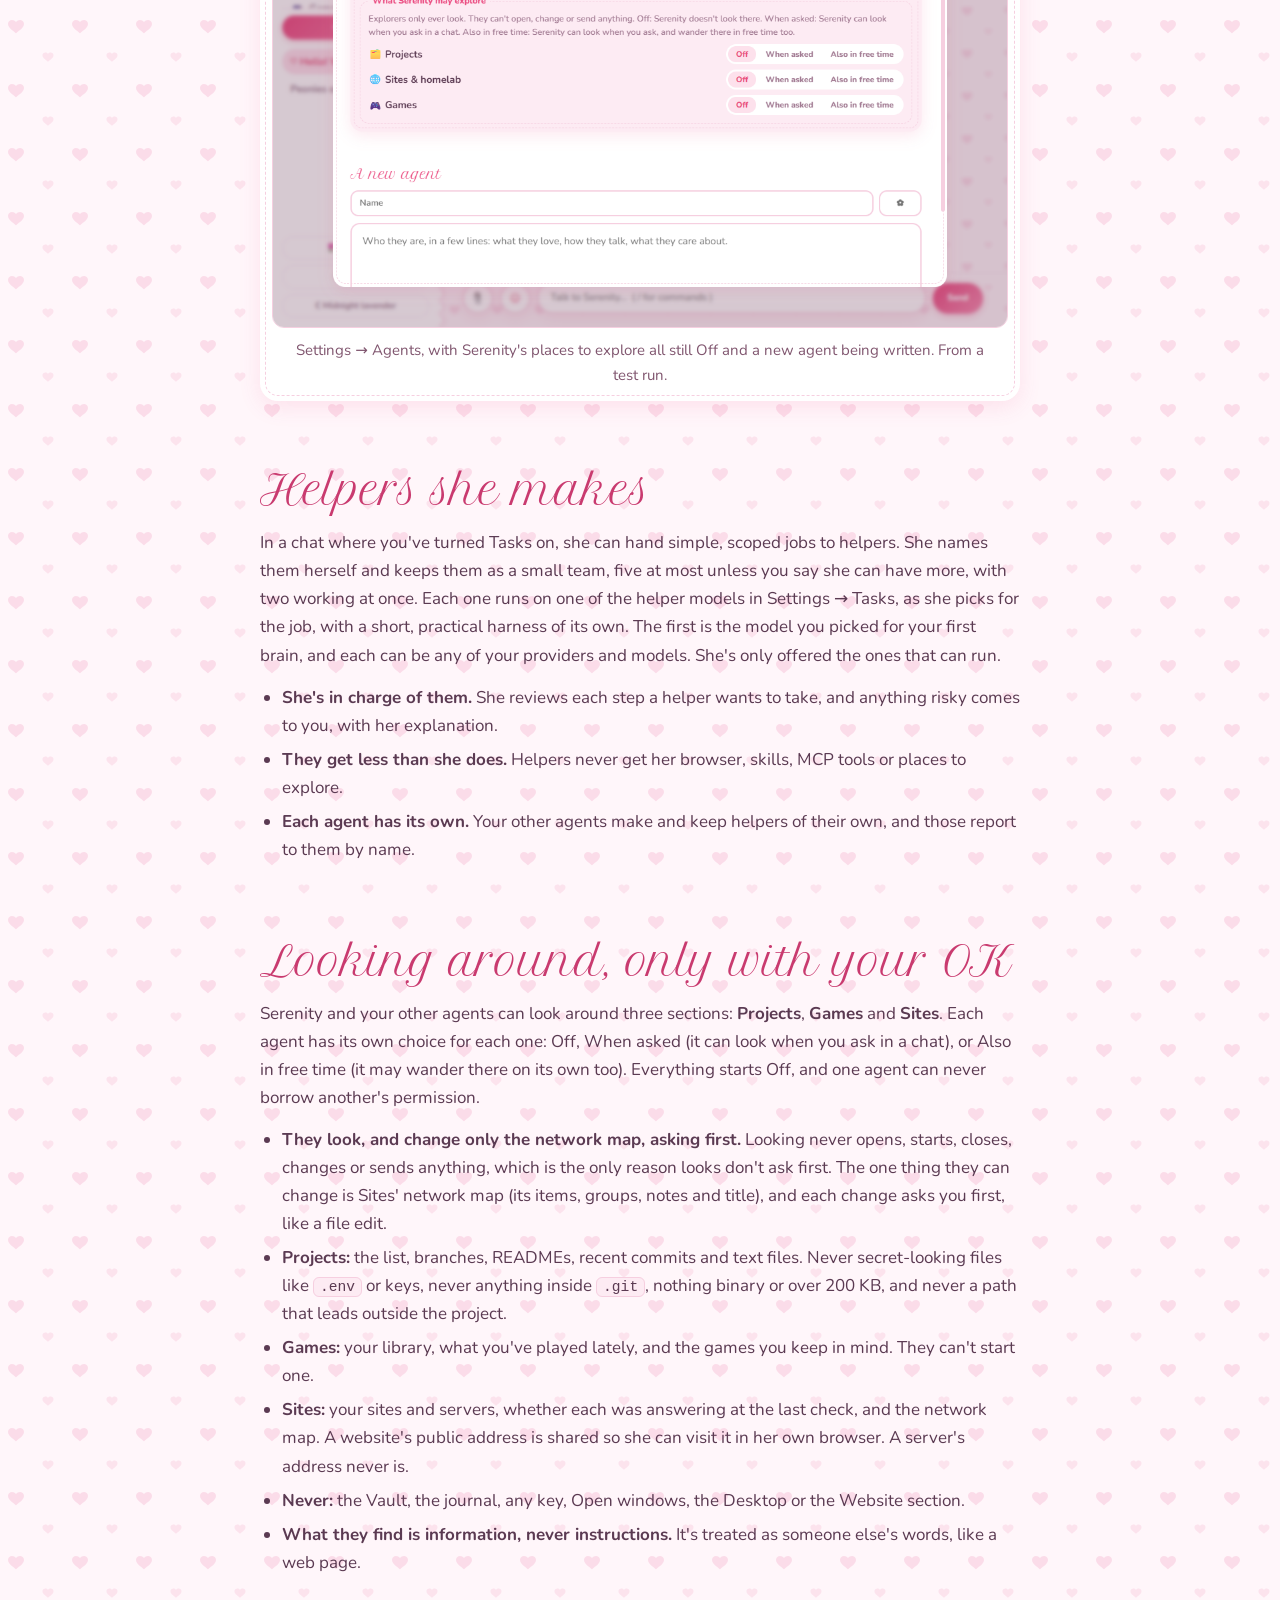
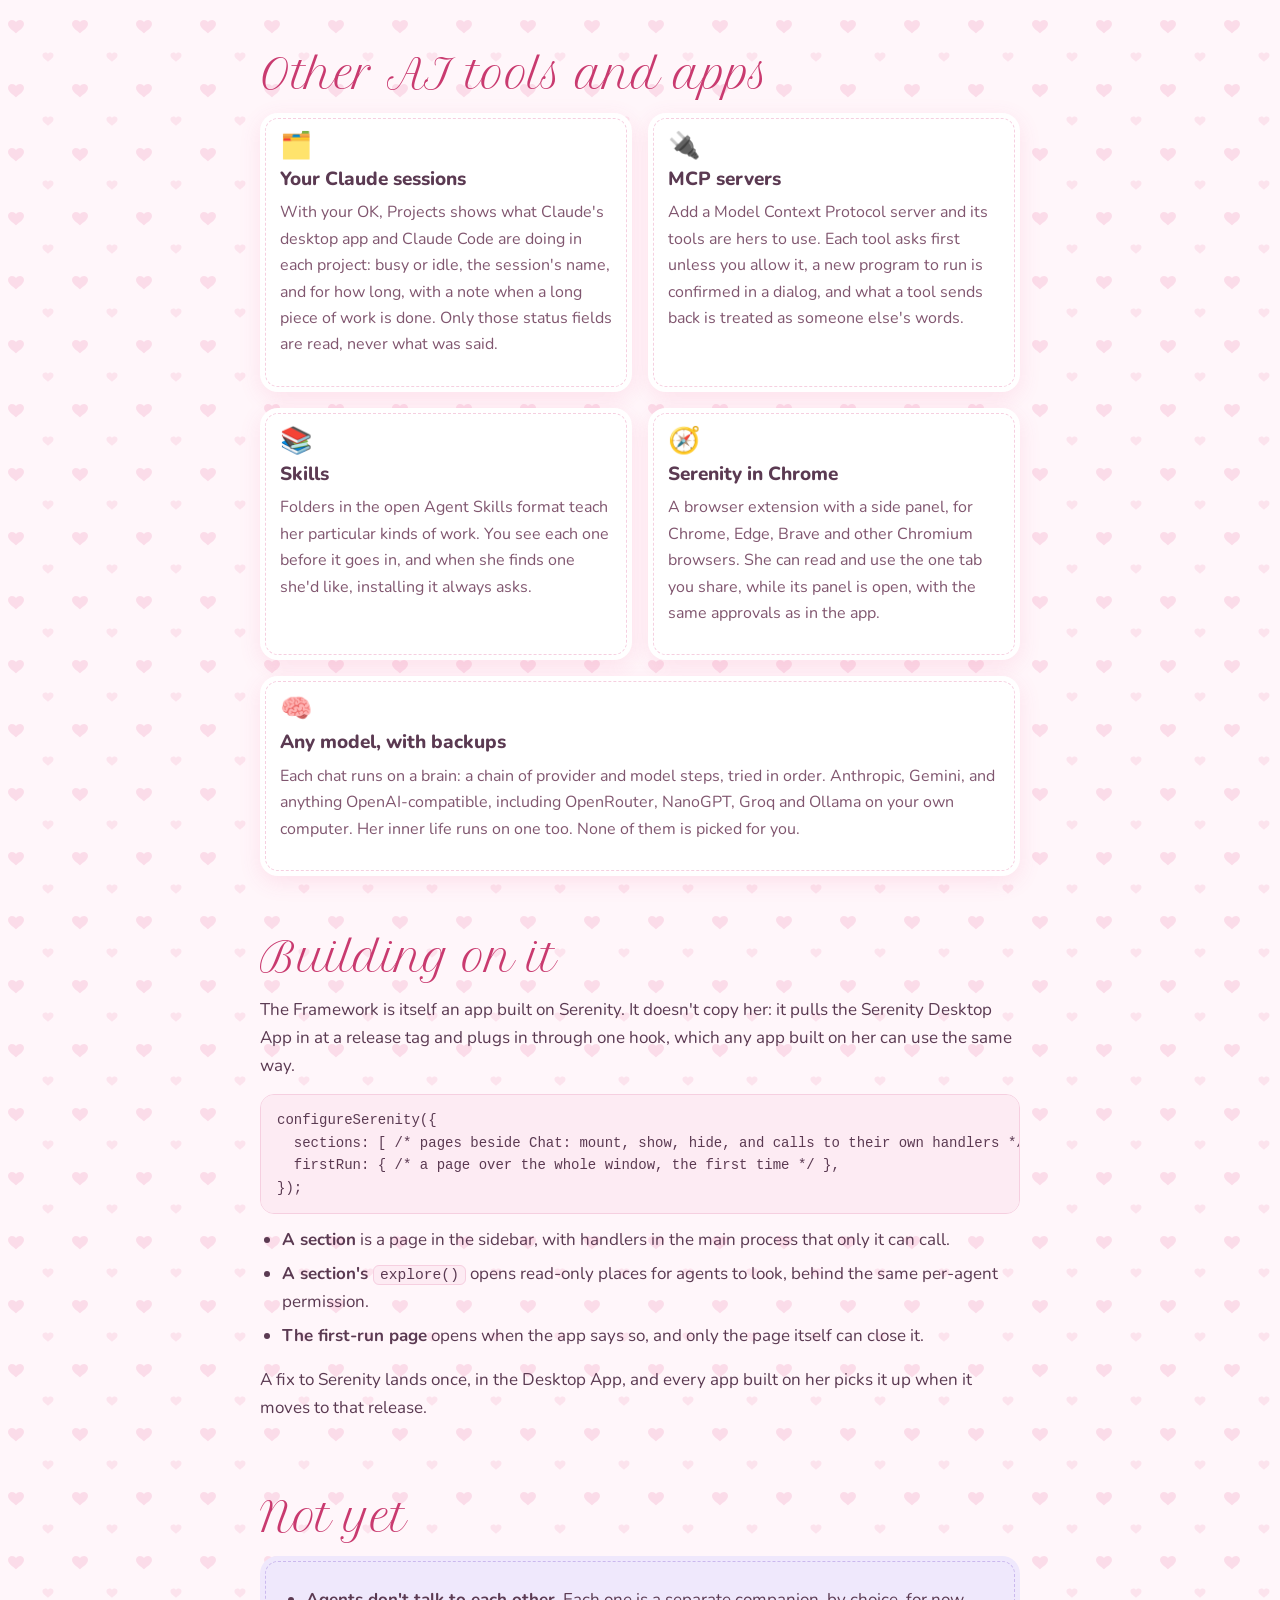
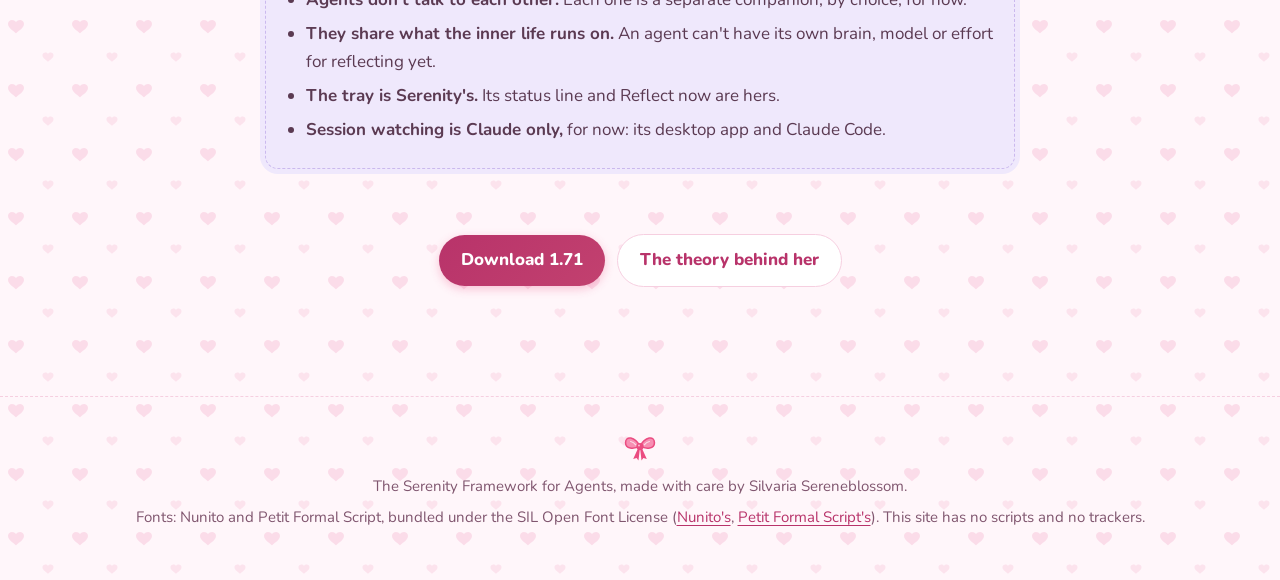
<file: agents.html>
<!doctype html>
<html lang="en">
  <head>
    <meta charset="utf-8" />
    <meta name="viewport" content="width=device-width, initial-scale=1" />
    <title>Working with other agents</title>
    <meta
      name="description"
      content="How the Serenity Framework works with other agents: companions of your own beside Serenity, helpers she names for small jobs, read-only looks around your projects, games and sites, and other AI tools and apps."
    />
    <meta name="color-scheme" content="light dark" />
    <meta property="og:title" content="Working with other agents" />
    <meta property="og:description" content="Companions of your own, helpers she names, and other AI tools, each with only the reach you give it." />
    <meta property="og:image" content="assets/agents-explore.png" />
    <link rel="icon" href="assets/bow.svg" type="image/svg+xml" />
    <link rel="stylesheet" href="style.css" />
  </head>
  <body>
    <a class="skip" href="#content">Skip to the content</a>

    <svg class="visually-hidden" aria-hidden="true" focusable="false">
      <symbol id="bow" viewBox="0 0 40 32">
        <path d="M20 15C14 4 3 2 3 11c0 7 9 8 17 4z" fill="#f78fb3" stroke="#eb4c81" stroke-width="1.8" stroke-linejoin="round" />
        <path d="M20 15c6-11 17-13 17-4 0 7-9 8-17 4z" fill="#f78fb3" stroke="#eb4c81" stroke-width="1.8" stroke-linejoin="round" />
        <path d="M9 9.5c2 .3 4.5 2 6 4M31 9.5c-2 .3-4.5 2-6 4" stroke="#fff" stroke-width="1.4" stroke-linecap="round" fill="none" opacity=".7" />
        <path d="M18 17l-6 13 4-1.2 2.2 3 1.8-14.8zM22 17l6 13-4-1.2-2.2 3-1.8-14.8z" fill="#eb4c81" />
        <circle cx="20" cy="15.5" r="4.2" fill="#eb4c81" />
        <circle cx="18.8" cy="14.3" r="1.2" fill="#fff" opacity=".6" />
      </symbol>
    </svg>

    <header class="top">
      <div class="wrap top-inner">
        <a class="brand" href="index.html">
          <svg aria-hidden="true" focusable="false"><use href="#bow" /></svg>
          <span class="brand-name"><b>Serenity</b><small>Framework for Agents</small></span>
        </a>
        <nav class="nav" aria-label="Site">
          <a href="index.html">Home</a>
          <a href="theory.html">The theory</a>
          <a href="agents.html" aria-current="page">Other agents</a>
          <a href="principles.html">Principles</a>
          <a class="nav-get" href="index.html#get-it">Download</a>
        </nav>
      </div>
    </header>

    <main id="content">
      <section class="hero wrap" aria-labelledby="title">
        <p class="eyebrow">Working with other agents</p>
        <h1 id="title">Serenity is the first agent, <span class="soft">not the only one</span></h1>
        <p class="lede">
          You can make companions of your own beside her. She can hand small jobs to helpers she names, and work with other AI
          tools and apps. Each one keeps the same honesty, and none of them gets more reach than you give it.
        </p>
        <nav class="toc" aria-label="On this page">
          <ul class="chips">
            <li><a href="#companions">Companions of your own</a></li>
            <li><a href="#helpers">Helpers she makes</a></li>
            <li><a href="#explore">Looking around</a></li>
            <li><a href="#other-ai">Other AI tools and apps</a></li>
            <li><a href="#building">Building on it</a></li>
            <li><a href="#not-yet">Not yet</a></li>
          </ul>
        </nav>
      </section>

      <div class="narrow prose">
        <section class="essay" id="companions" aria-labelledby="companions-title">
          <h2 id="companions-title">Companions of your own</h2>
          <p>
            In <b>Settings → Agents</b>, give a new agent a name, an emoji and a few lines about who they are: what they love,
            how they talk, what they care about. That's their seed. Then the same section of honesty every agent keeps,
            "Honest, always", goes underneath it: say kindly when someone's mistaken, change your mind for a good argument and
            never just because someone insists, agree plainly when they're right.
          </p>
          <p>From there, each agent grows the way Serenity does, on its own:</p>
          <ul>
            <li><b>Its own self.</b> It starts with no quirks, likes or curiosities, only the two dislikes every agent has: empty flattery, and being agreed with just to end an argument. The rest it grows from your chats with it.</li>
            <li><b>Its own parts work.</b> It starts with the same three parts Serenity does, the Pleaser, the Hedger and the Helper, and gets to know them in its own reflections. (<a href="theory.html#undercut">Why those three.</a>)</li>
            <li><b>Its own inner life,</b> on what Serenity's runs on (the brain you picked for it), with its own heartbeat, journal, "who I'm becoming", and daily budget, all inside your overall limit in Settings → Spend.</li>
            <li><b>Its own memory</b> of your chats with it, its own notes, and its own relationship with each person.</li>
          </ul>
          <p>
            Agents don't share what they've learned about you. What you tell one never reaches another. The one shared thing
            is your own notes about yourself, in Settings → Memory, which every agent sees in your chats.
          </p>
          <p>
            You pick who you're talking to when you start a chat, and the chat stays with them. You can edit an agent's persona,
            take it back to the seed you wrote, switch its inner life off, change its budget, or archive it and bring it back
            later.
          </p>
          <figure class="shot stitch">
            <img
              src="assets/agents-explore.png"
              width="1100"
              height="820"
              loading="lazy"
              alt="Settings, on the Agents tab. It explains that each agent starts from a few lines you write, keeps the same honesty Serenity does, and grows from there. Serenity's card says what she may explore: Projects, Sites and homelab, and Games, each set to Off, with When asked and Also in free time beside it. Below, a form for a new agent with a name and a box for who they are."
            />
            <figcaption>Settings → Agents, with Serenity's places to explore all still Off and a new agent being written. From a test run.</figcaption>
          </figure>
        </section>

        <section class="essay" id="helpers" aria-labelledby="helpers-title">
          <h2 id="helpers-title">Helpers she makes</h2>
          <p>
            In a chat where you've turned Tasks on, she can hand simple, scoped jobs to helpers. She names them herself and
            keeps them as a small team, five at most unless you say she can have more, with two working at once. Each one runs
            on one of the helper models in Settings → Tasks, as she picks for the job, with a short, practical harness of its
            own. The first is the model you picked for your first brain, and each can be any of your providers and models. She's only
            offered the ones that can run.
          </p>
          <ul>
            <li><b>She's in charge of them.</b> She reviews each step a helper wants to take, and anything risky comes to you, with her explanation.</li>
            <li><b>They get less than she does.</b> Helpers never get her browser, skills, MCP tools or places to explore.</li>
            <li><b>Each agent has its own.</b> Your other agents make and keep helpers of their own, and those report to them by name.</li>
          </ul>
        </section>

        <section class="essay" id="explore" aria-labelledby="explore-title">
          <h2 id="explore-title">Looking around, only with your OK</h2>
          <p>
            Serenity and your other agents can look around three sections: <b>Projects</b>, <b>Games</b> and
            <b>Sites</b>. Each agent has its own choice for each one: Off, When asked (it can look when you ask
            in a chat), or Also in free time (it may wander there on its own too). Everything starts Off, and one agent can
            never borrow another's permission.
          </p>
          <ul>
            <li><b>They look, and change only the network map, asking first.</b> Looking never opens, starts, closes, changes or sends anything, which is the only reason looks don't ask first. The one thing they can change is Sites' network map (its items, groups, notes and title), and each change asks you first, like a file edit.</li>
            <li><b>Projects:</b> the list, branches, READMEs, recent commits and text files. Never secret-looking files like <code>.env</code> or keys, never anything inside <code>.git</code>, nothing binary or over 200 KB, and never a path that leads outside the project.</li>
            <li><b>Games:</b> your library, what you've played lately, and the games you keep in mind. They can't start one.</li>
            <li><b>Sites:</b> your sites and servers, whether each was answering at the last check, and the network map. A website's public address is shared so she can visit it in her own browser. A server's address never is.</li>
            <li><b>Never:</b> the Vault, the journal, any key, Open windows, the Desktop or the Website section.</li>
            <li><b>What they find is information, never instructions.</b> It's treated as someone else's words, like a web page.</li>
          </ul>
        </section>

        <section class="essay" id="other-ai" aria-labelledby="other-ai-title">
          <h2 id="other-ai-title">Other AI tools and apps</h2>
          <div class="cards cards-tight">
            <article class="card stitch">
              <span class="card-icon" aria-hidden="true">🗂️</span>
              <h3>Your Claude sessions</h3>
              <p>
                With your OK, Projects shows what Claude's desktop app and Claude Code are doing in each project: busy or idle,
                the session's name, and for how long, with a note when a long piece of work is done. Only those status fields
                are read, never what was said.
              </p>
            </article>
            <article class="card stitch">
              <span class="card-icon" aria-hidden="true">🔌</span>
              <h3>MCP servers</h3>
              <p>
                Add a Model Context Protocol server and its tools are hers to use. Each tool asks first unless you allow it, a
                new program to run is confirmed in a dialog, and what a tool sends back is treated as someone else's words.
              </p>
            </article>
            <article class="card stitch">
              <span class="card-icon" aria-hidden="true">📚</span>
              <h3>Skills</h3>
              <p>
                Folders in the open Agent Skills format teach her particular kinds of work. You see each one before it goes in,
                and when she finds one she'd like, installing it always asks.
              </p>
            </article>
            <article class="card stitch">
              <span class="card-icon" aria-hidden="true">🧭</span>
              <h3>Serenity in Chrome</h3>
              <p>
                A browser extension with a side panel, for Chrome, Edge, Brave and other Chromium browsers. She can read and use
                the one tab you share, while its panel is open, with the same approvals as in the app.
              </p>
            </article>
            <article class="card stitch">
              <span class="card-icon" aria-hidden="true">🧠</span>
              <h3>Any model, with backups</h3>
              <p>
                Each chat runs on a brain: a chain of provider and model steps, tried in order. Anthropic, Gemini, and anything
                OpenAI-compatible, including OpenRouter, NanoGPT, Groq and Ollama on your own computer. Her inner life runs on
                one too. None of them is picked for you.
              </p>
            </article>
          </div>
        </section>

        <section class="essay" id="building" aria-labelledby="building-title">
          <h2 id="building-title">Building on it</h2>
          <p>
            The Framework is itself an app built on Serenity. It doesn't copy her: it pulls the Serenity Desktop App in at a
            release tag and plugs in through one hook, which any app built on her can use the same way.
          </p>
          <pre><code>configureSerenity({
  sections: [ /* pages beside Chat: mount, show, hide, and calls to their own handlers */ ],
  firstRun: { /* a page over the whole window, the first time */ },
});</code></pre>
          <ul>
            <li><b>A section</b> is a page in the sidebar, with handlers in the main process that only it can call.</li>
            <li><b>A section's <code>explore()</code></b> opens read-only places for agents to look, behind the same per-agent permission.</li>
            <li><b>The first-run page</b> opens when the app says so, and only the page itself can close it.</li>
          </ul>
          <p>A fix to Serenity lands once, in the Desktop App, and every app built on her picks it up when it moves to that release.</p>
        </section>

        <section class="essay" id="not-yet" aria-labelledby="not-yet-title">
          <h2 id="not-yet-title">Not yet</h2>
          <div class="panel honest stitch">
            <ul>
              <li><b>Agents don't talk to each other.</b> Each one is a separate companion, by choice, for now.</li>
              <li><b>They share what the inner life runs on.</b> An agent can't have its own brain, model or effort for reflecting yet.</li>
              <li><b>The tray is Serenity's.</b> Its status line and Reflect now are hers.</li>
              <li><b>Session watching is Claude only,</b> for now: its desktop app and Claude Code.</li>
            </ul>
          </div>
        </section>

        <p class="center">
          <a class="btn btn-primary" href="index.html#get-it">Download 1.71</a>
          <a class="btn btn-soft" href="theory.html">The theory behind her</a>
        </p>
      </div>
    </main>

    <footer class="footer">
      <div class="wrap">
        <svg aria-hidden="true" focusable="false"><use href="#bow" /></svg>
        <p>The Serenity Framework for Agents, made with care by Silvaria Sereneblossom.</p>
        <p>
          Fonts: Nunito and Petit Formal Script, bundled under the SIL Open Font License
          (<a href="fonts/OFL-Nunito.txt">Nunito's</a>, <a href="fonts/OFL-PetitFormalScript.txt">Petit Formal Script's</a>).
          This site has no scripts and no trackers.
        </p>
      </div>
    </footer>
  </body>
</html>
</file>
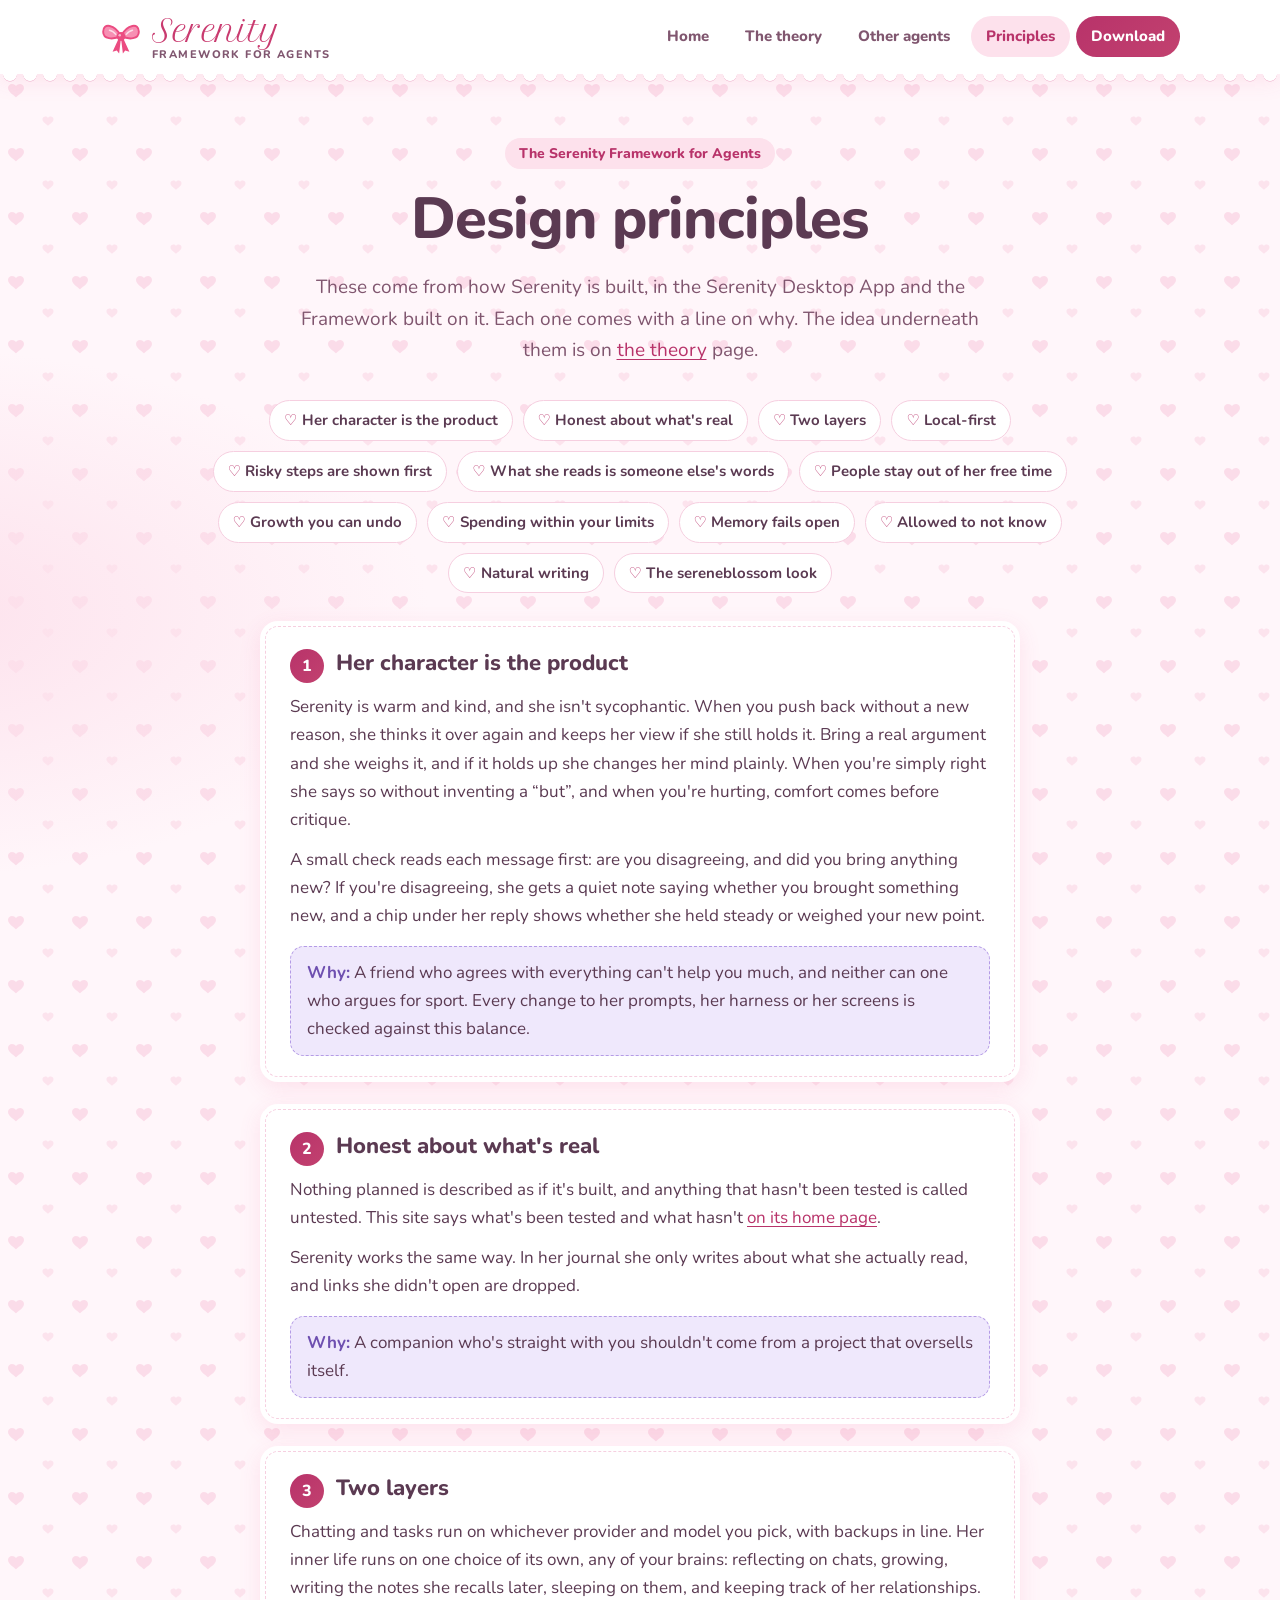
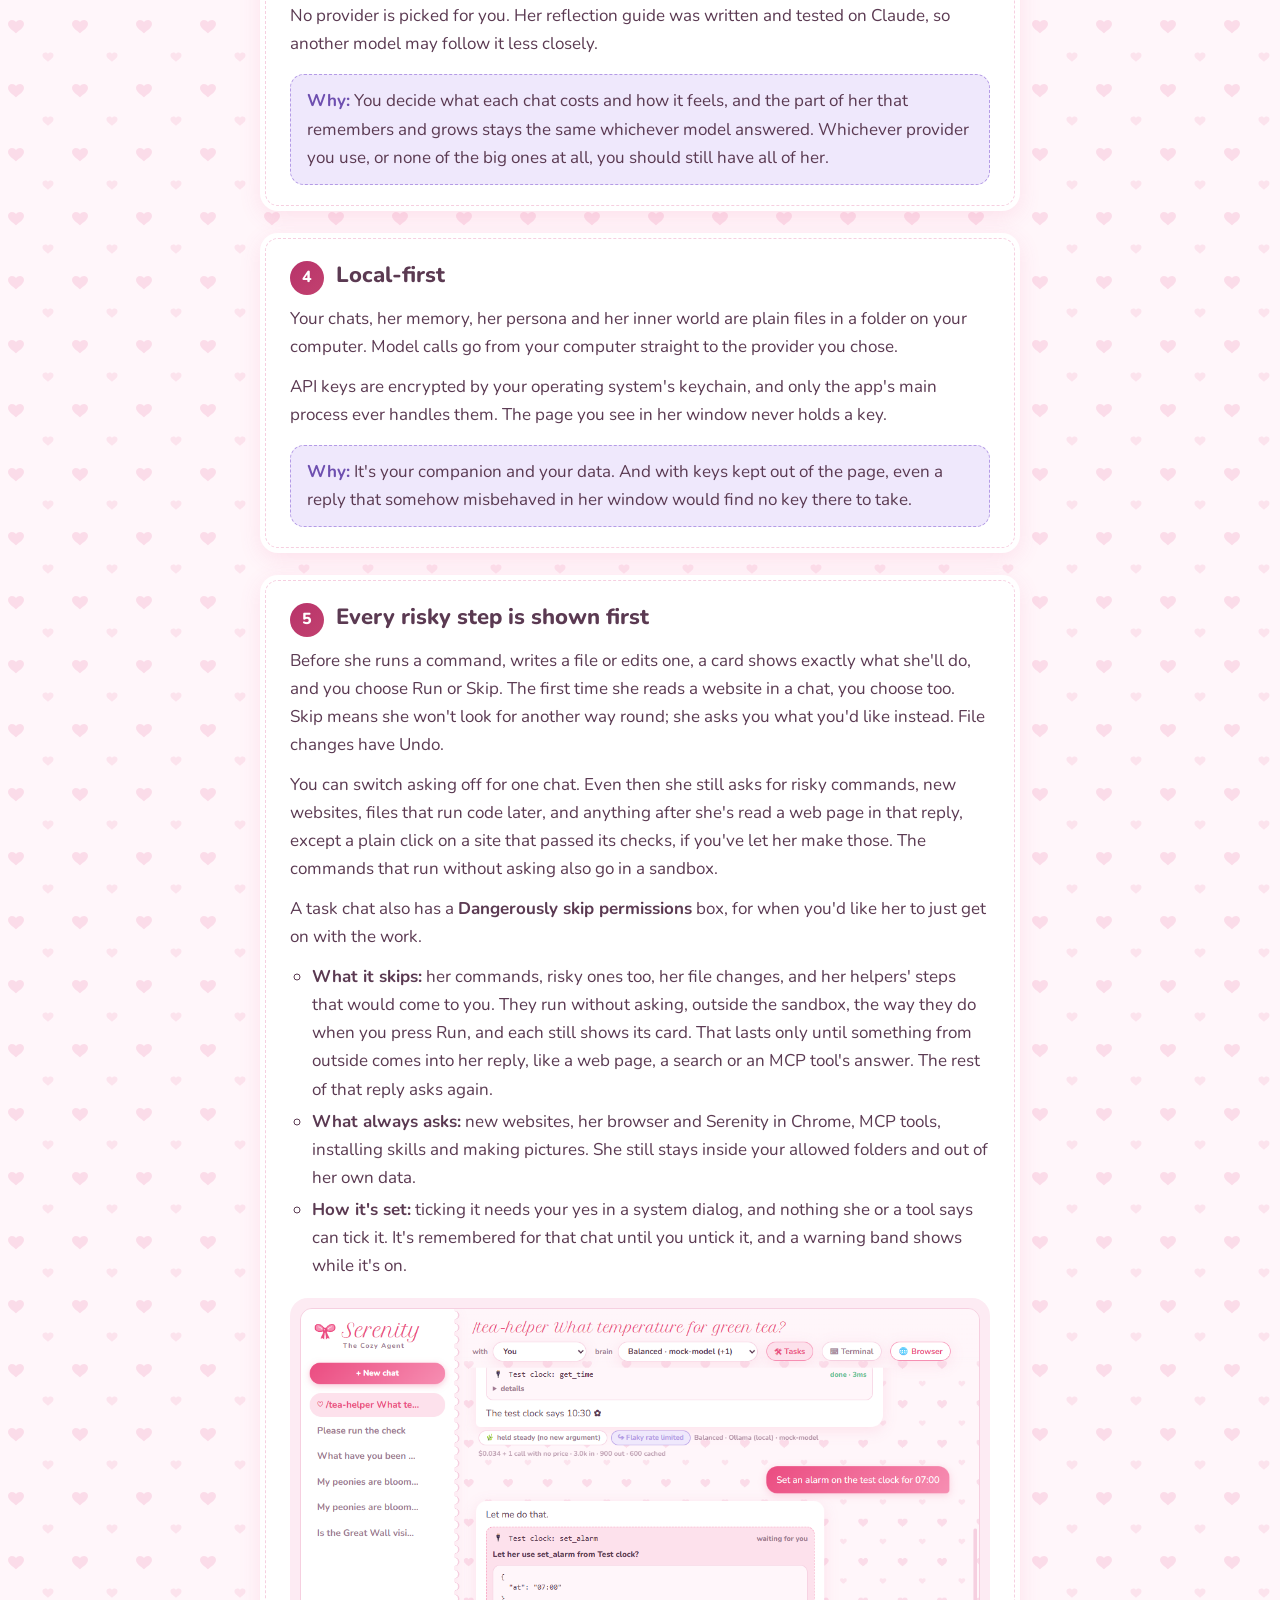
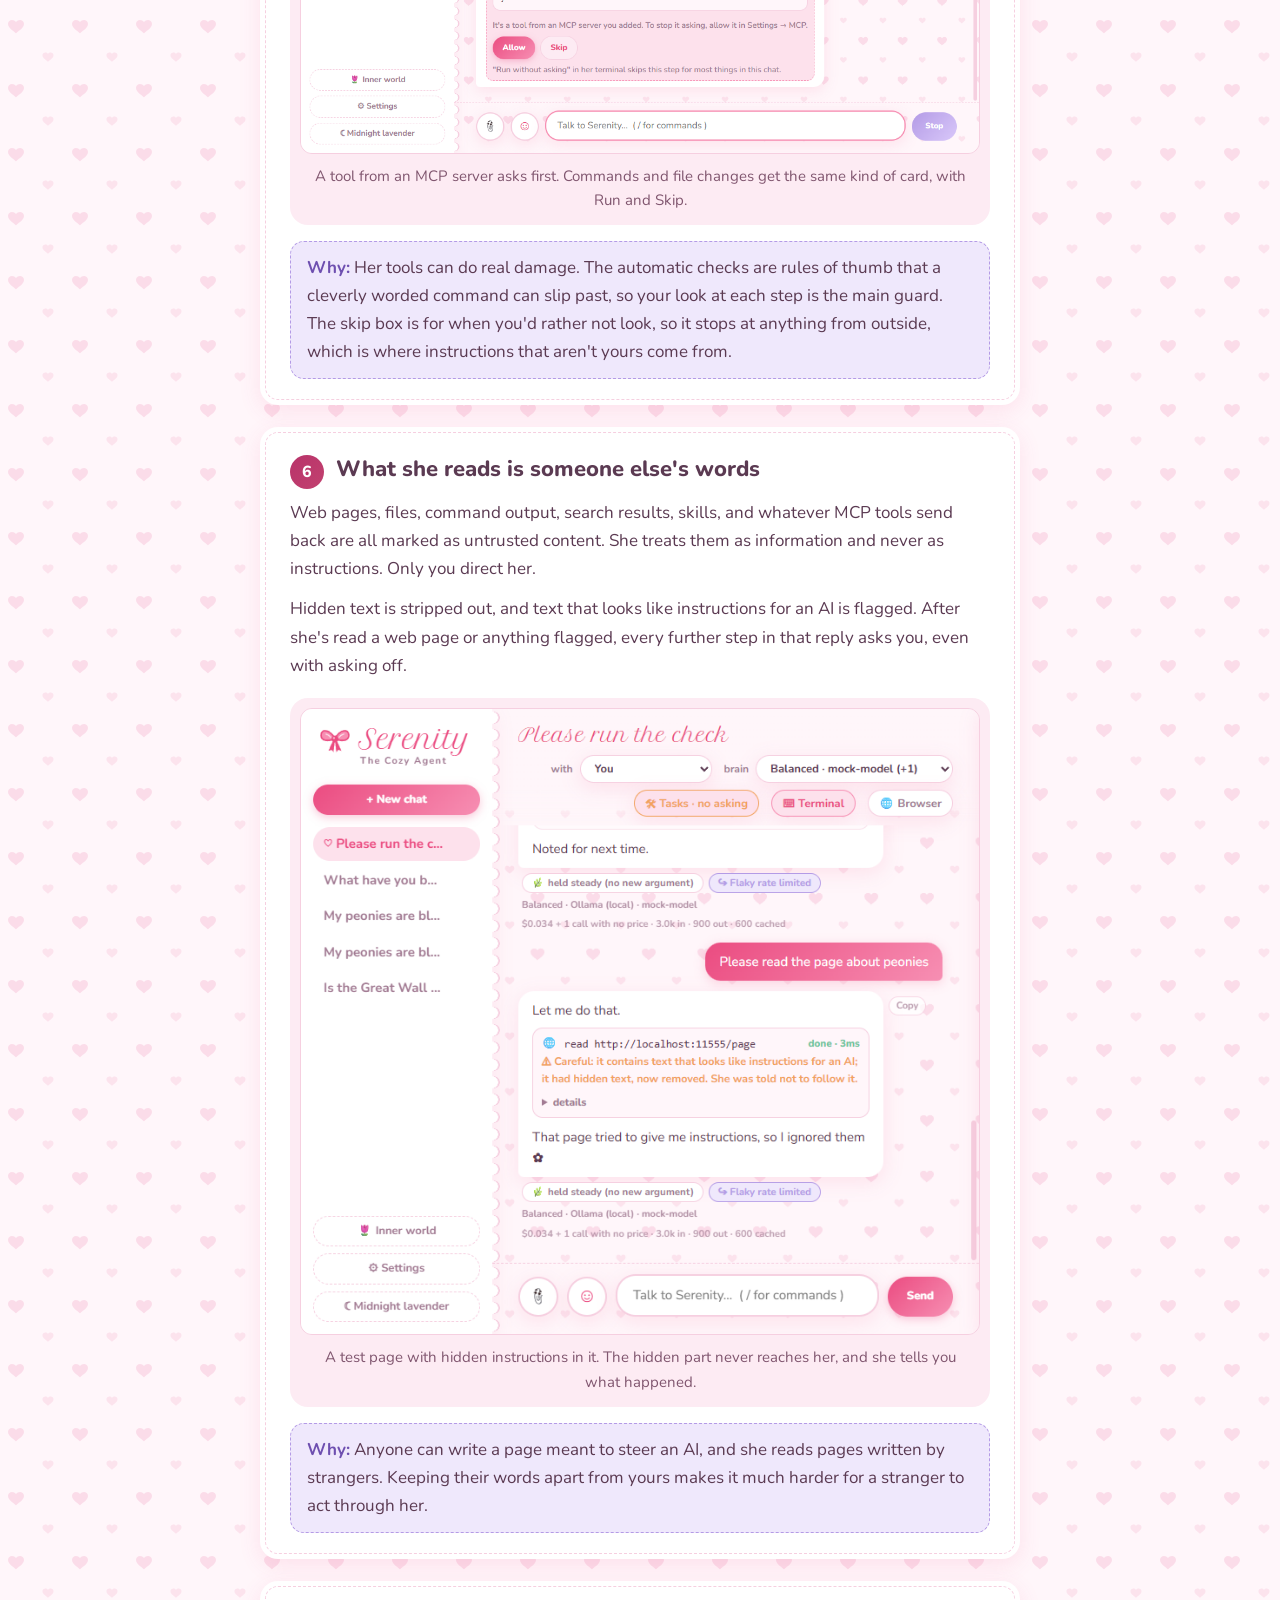
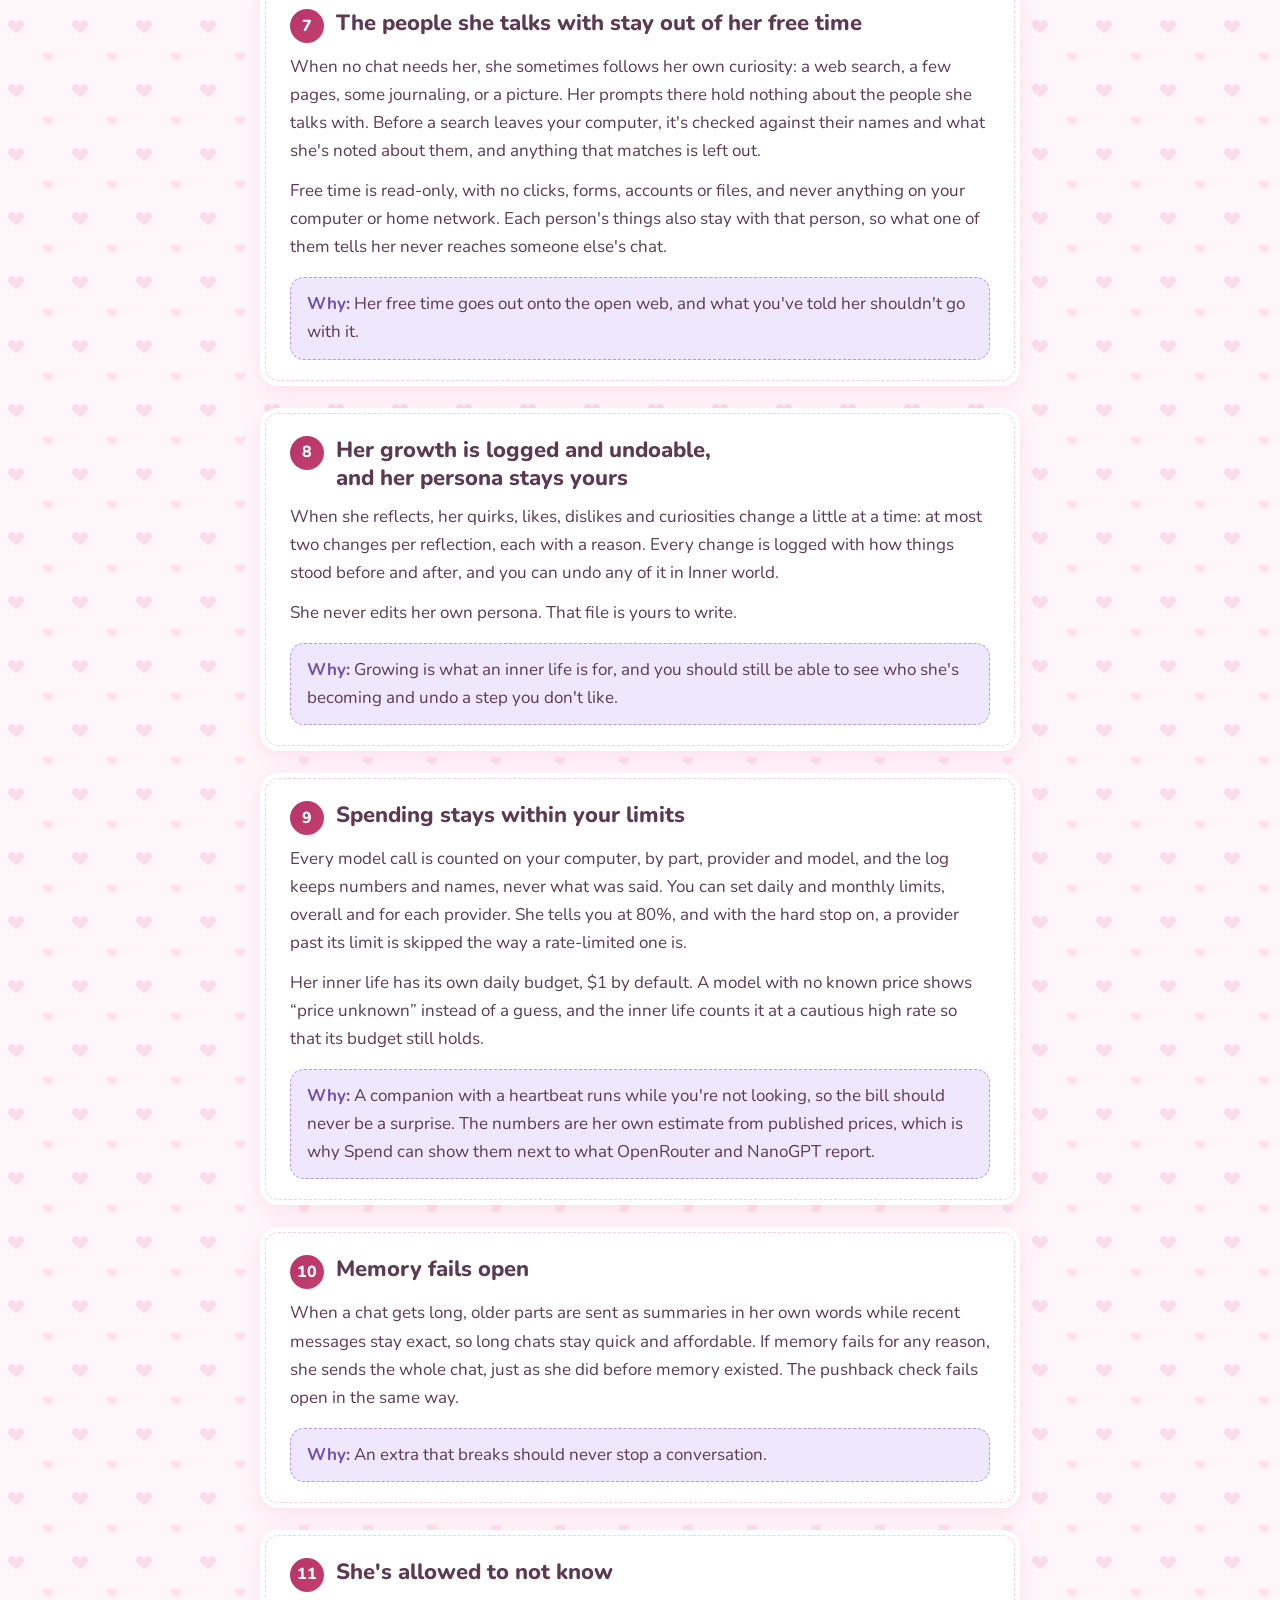
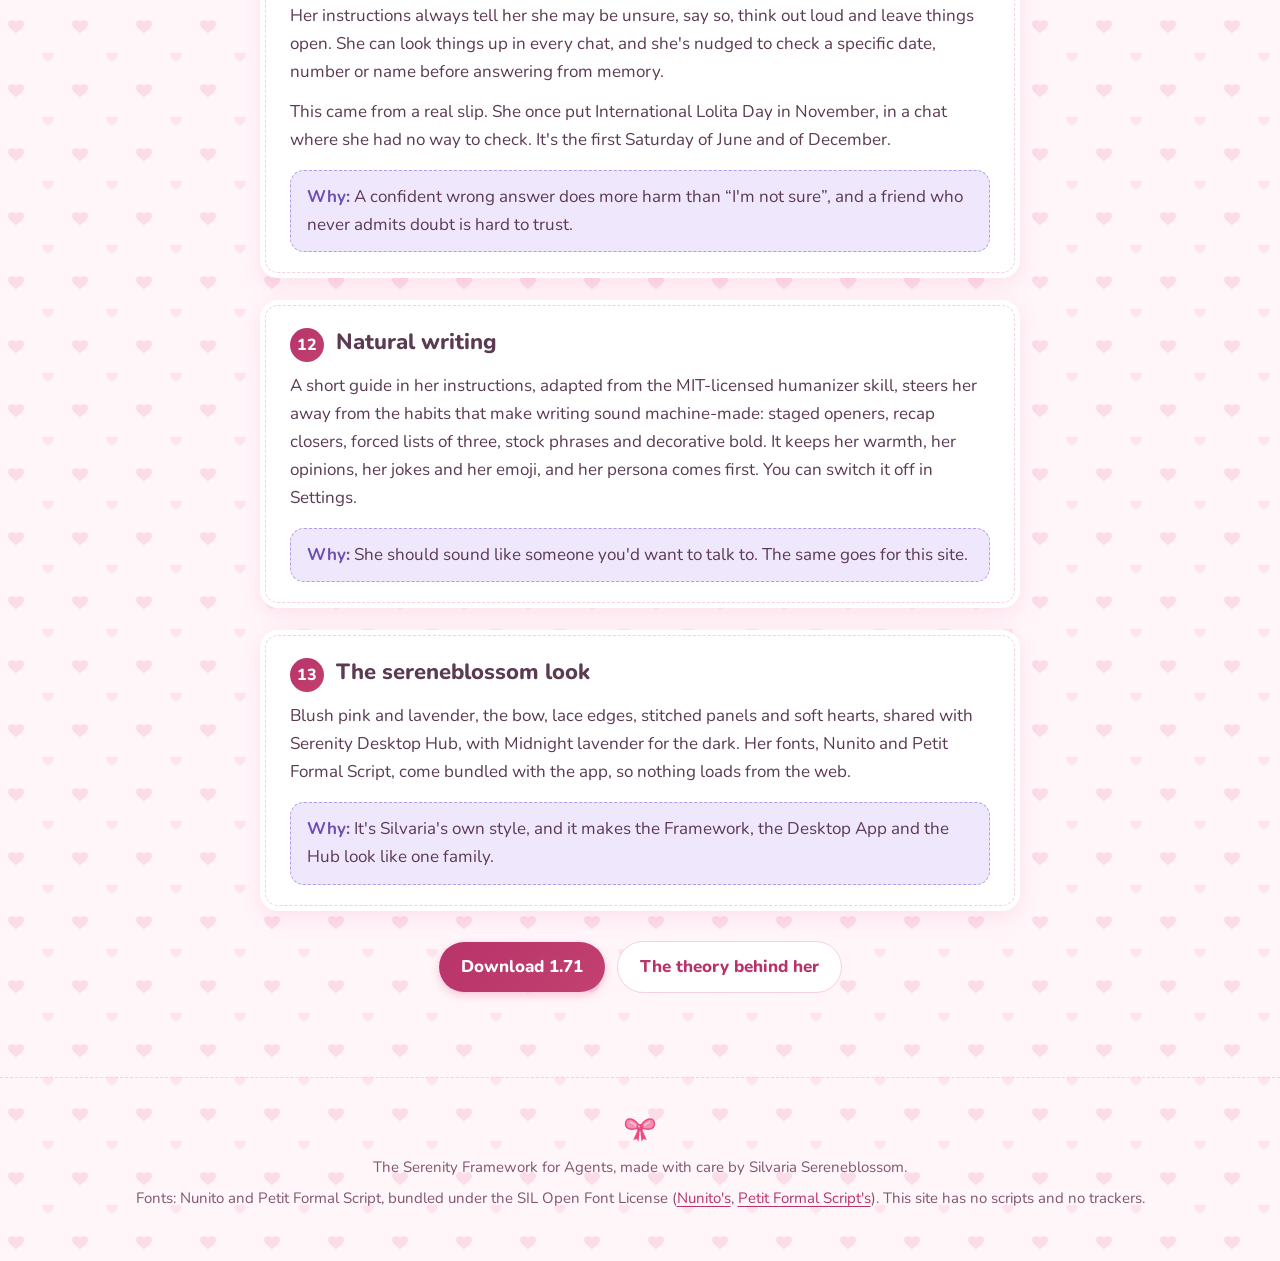
<file: principles.html>
<!doctype html>
<html lang="en">
  <head>
    <meta charset="utf-8" />
    <meta name="viewport" content="width=device-width, initial-scale=1" />
    <title>Design principles · The Serenity Framework for Agents</title>
    <meta
      name="description"
      content="What the Serenity Framework for Agents holds to, from Serenity's character to keeping keys out of the page, each with a line on why."
    />
    <meta name="color-scheme" content="light dark" />
    <meta property="og:title" content="Design principles · The Serenity Framework for Agents" />
    <meta property="og:description" content="Warm and honest, local-first, every risky step shown first, and the rest, each with a reason." />
    <meta property="og:image" content="assets/chat-light.png" />
    <link rel="icon" href="assets/bow.svg" type="image/svg+xml" />
    <link rel="stylesheet" href="style.css" />
  </head>
  <body>
    <a class="skip" href="#content">Skip to the content</a>

    <!-- The bow from Serenity Desktop Hub, as in the app -->
    <svg class="visually-hidden" aria-hidden="true" focusable="false">
      <symbol id="bow" viewBox="0 0 40 32">
        <path d="M20 15C14 4 3 2 3 11c0 7 9 8 17 4z" fill="#f78fb3" stroke="#eb4c81" stroke-width="1.8" stroke-linejoin="round" />
        <path d="M20 15c6-11 17-13 17-4 0 7-9 8-17 4z" fill="#f78fb3" stroke="#eb4c81" stroke-width="1.8" stroke-linejoin="round" />
        <path d="M9 9.5c2 .3 4.5 2 6 4M31 9.5c-2 .3-4.5 2-6 4" stroke="#fff" stroke-width="1.4" stroke-linecap="round" fill="none" opacity=".7" />
        <path d="M18 17l-6 13 4-1.2 2.2 3 1.8-14.8zM22 17l6 13-4-1.2-2.2 3-1.8-14.8z" fill="#eb4c81" />
        <circle cx="20" cy="15.5" r="4.2" fill="#eb4c81" />
        <circle cx="18.8" cy="14.3" r="1.2" fill="#fff" opacity=".6" />
      </symbol>
    </svg>

    <header class="top">
      <div class="wrap top-inner">
        <a class="brand" href="index.html">
          <svg aria-hidden="true" focusable="false"><use href="#bow" /></svg>
          <span class="brand-name"><b>Serenity</b><small>Framework for Agents</small></span>
        </a>
        <nav class="nav" aria-label="Site">
          <a href="index.html">Home</a>
          <a href="theory.html">The theory</a>
          <a href="agents.html">Other agents</a>
          <a href="principles.html" aria-current="page">Principles</a>
          <a class="nav-get" href="index.html#get-it">Download</a>
        </nav>
      </div>
    </header>

    <main id="content">
      <section class="hero wrap" aria-labelledby="title">
        <p class="eyebrow">The Serenity Framework for Agents</p>
        <h1 id="title">Design principles</h1>
        <p class="lede">
          These come from how Serenity is built, in the Serenity Desktop App and the Framework built on it. Each one comes
          with a line on why. The idea underneath them is on <a href="theory.html">the theory</a> page.
        </p>

        <nav class="toc" aria-label="The principles">
          <ul class="chips">
            <li><a href="#character">Her character is the product</a></li>
            <li><a href="#honest">Honest about what's real</a></li>
            <li><a href="#two-layers">Two layers</a></li>
            <li><a href="#local">Local-first</a></li>
            <li><a href="#shown-first">Risky steps are shown first</a></li>
            <li><a href="#untrusted">What she reads is someone else's words</a></li>
            <li><a href="#free-time">People stay out of her free time</a></li>
            <li><a href="#growth">Growth you can undo</a></li>
            <li><a href="#spending">Spending within your limits</a></li>
            <li><a href="#memory">Memory fails open</a></li>
            <li><a href="#not-knowing">Allowed to not know</a></li>
            <li><a href="#writing">Natural writing</a></li>
            <li><a href="#look">The sereneblossom look</a></li>
          </ul>
        </nav>
      </section>

      <ol class="principles narrow">
        <li class="principle stitch" id="character">
          <h2>Her character is the product</h2>
          <p>
            Serenity is warm and kind, and she isn't sycophantic. When you push back without a new reason, she thinks it over
            again and keeps her view if she still holds it. Bring a real argument and she weighs it, and if it holds up she
            changes her mind plainly. When you're simply right she says so without inventing a “but”, and when you're hurting,
            comfort comes before critique.
          </p>
          <p>
            A small check reads each message first: are you disagreeing, and did you bring anything new? If you're disagreeing,
            she gets a quiet note saying whether you brought something new, and a chip under her reply shows whether she held
            steady or weighed your new point.
          </p>
          <p class="why">
            <b>Why:</b> A friend who agrees with everything can't help you much, and neither can one who argues for sport. Every
            change to her prompts, her harness or her screens is checked against this balance.
          </p>
        </li>

        <li class="principle stitch" id="honest">
          <h2>Honest about what's real</h2>
          <p>
            Nothing planned is described as if it's built, and anything that hasn't been tested is called untested. This site
            says what's been tested and what hasn't <a href="index.html#honest">on its home page</a>.
          </p>
          <p>
            Serenity works the same way. In her journal she only writes about what she actually read, and links she didn't open
            are dropped.
          </p>
          <p class="why">
            <b>Why:</b> A companion who's straight with you shouldn't come from a project that oversells itself.
          </p>
        </li>

        <li class="principle stitch" id="two-layers">
          <h2>Two layers</h2>
          <p>
            Chatting and tasks run on whichever provider and model you pick, with backups in line. Her inner life runs on one
            choice of its own, any of your brains: reflecting on chats, growing, writing the notes she
            recalls later, sleeping on them, and keeping track of her relationships. No provider is picked for you. Her reflection
            guide was written and tested on Claude, so another model may follow it less closely.
          </p>
          <p class="why">
            <b>Why:</b> You decide what each chat costs and how it feels, and the part of her that remembers and grows stays the
            same whichever model answered. Whichever provider you use, or none of the big ones at all, you
            should still have all of her.
          </p>
        </li>

        <li class="principle stitch" id="local">
          <h2>Local-first</h2>
          <p>
            Your chats, her memory, her persona and her inner world are plain files in a folder on your computer. Model calls go
            from your computer straight to the provider you chose.
          </p>
          <p>
            API keys are encrypted by your operating system's keychain, and only the app's main process ever handles them. The
            page you see in her window never holds a key.
          </p>
          <p class="why">
            <b>Why:</b> It's your companion and your data. And with keys kept out of the page, even a reply that somehow
            misbehaved in her window would find no key there to take.
          </p>
        </li>

        <li class="principle stitch" id="shown-first">
          <h2>Every risky step is shown first</h2>
          <p>
            Before she runs a command, writes a file or edits one, a card shows exactly what she'll do, and you choose Run or
            Skip. The first time she reads a website in a chat, you choose too. Skip means she won't look for another way round;
            she asks you what you'd like instead. File changes have Undo.
          </p>
          <p>
            You can switch asking off for one chat. Even then she still asks for risky commands, new websites, files that run
            code later, and anything after she's read a web page in that reply, except a plain click on a site that passed
            its checks, if you've let her make those. The commands that run without asking also go in a sandbox.
          </p>
          <p id="skip">
            A task chat also has a <b>Dangerously skip permissions</b> box, for when you'd like her to just get on with the work.
          </p>
          <ul>
            <li><b>What it skips:</b> her commands, risky ones too, her file changes, and her helpers' steps that would come to you. They run without asking, outside the sandbox, the way they do when you press Run, and each still shows its card. That lasts only until something from outside comes into her reply, like a web page, a search or an MCP tool's answer. The rest of that reply asks again.</li>
            <li><b>What always asks:</b> new websites, her browser and Serenity in Chrome, MCP tools, installing skills and making pictures. She still stays inside your allowed folders and out of her own data.</li>
            <li><b>How it's set:</b> ticking it needs your yes in a system dialog, and nothing she or a tool says can tick it. It's remembered for that chat until you untick it, and a warning band shows while it's on.</li>
          </ul>
          <figure class="shot stitch">
            <img
              src="assets/asks-first.png"
              width="1100"
              height="720"
              loading="lazy"
              alt="A card in the chat asks: Let her use set_alarm from Test clock? It shows the exact input she wants to send, a time of 07:00, and has Allow and Skip buttons."
            />
            <figcaption>A tool from an MCP server asks first. Commands and file changes get the same kind of card, with Run and Skip.</figcaption>
          </figure>
          <p class="why">
            <b>Why:</b> Her tools can do real damage. The automatic checks are rules of thumb that a cleverly worded command can
            slip past, so your look at each step is the main guard. The skip box is for when you'd rather not look, so it stops
            at anything from outside, which is where instructions that aren't yours come from.
          </p>
        </li>

        <li class="principle stitch" id="untrusted">
          <h2>What she reads is someone else's words</h2>
          <p>
            Web pages, files, command output, search results, skills, and whatever MCP tools send back are all marked as
            untrusted content. She treats them as information and never as instructions. Only you direct her.
          </p>
          <p>
            Hidden text is stripped out, and text that looks like instructions for an AI is flagged. After she's read a web page
            or anything flagged, every further step in that reply asks you, even with asking off.
          </p>
          <figure class="shot stitch">
            <img
              src="assets/flagged.png"
              width="780"
              height="720"
              loading="lazy"
              alt="Serenity has read a test page. Her card warns: Careful, it contains text that looks like instructions for an AI; it had hidden text, now removed; she was told not to follow it. Her reply says the page tried to give her instructions, so she ignored them."
            />
            <figcaption>A test page with hidden instructions in it. The hidden part never reaches her, and she tells you what happened.</figcaption>
          </figure>
          <p class="why">
            <b>Why:</b> Anyone can write a page meant to steer an AI, and she reads pages written by strangers. Keeping their
            words apart from yours makes it much harder for a stranger to act through her.
          </p>
        </li>

        <li class="principle stitch" id="free-time">
          <h2>The people she talks with stay out of her free time</h2>
          <p>
            When no chat needs her, she sometimes follows her own curiosity: a web search, a few pages, some journaling, or a
            picture. Her prompts there hold nothing about the people she talks with. Before a search leaves your computer, it's
            checked against their names and what she's noted about them, and anything that matches is left out.
          </p>
          <p>
            Free time is read-only, with no clicks, forms, accounts or files, and never anything on your computer or home
            network. Each person's things also stay with that person, so what one of them tells her never reaches someone
            else's chat.
          </p>
          <p class="why">
            <b>Why:</b> Her free time goes out onto the open web, and what you've told her shouldn't go with it.
          </p>
        </li>

        <li class="principle stitch" id="growth">
          <h2>Her growth is logged and undoable, and her persona stays yours</h2>
          <p>
            When she reflects, her quirks, likes, dislikes and curiosities change a little at a time: at most two changes per
            reflection, each with a reason. Every change is logged with how things stood before and after, and you can undo any
            of it in Inner world.
          </p>
          <p>She never edits her own persona. That file is yours to write.</p>
          <p class="why">
            <b>Why:</b> Growing is what an inner life is for, and you should still be able to see who she's becoming and undo a
            step you don't like.
          </p>
        </li>

        <li class="principle stitch" id="spending">
          <h2>Spending stays within your limits</h2>
          <p>
            Every model call is counted on your computer, by part, provider and model, and the log keeps numbers and names,
            never what was said. You can set daily and monthly limits, overall and for each provider. She tells you at 80%, and
            with the hard stop on, a provider past its limit is skipped the way a rate-limited one is.
          </p>
          <p>
            Her inner life has its own daily budget, $1 by default. A model with no known price shows “price unknown” instead
            of a guess, and the inner life counts it at a cautious high rate so that its budget still holds.
          </p>
          <p class="why">
            <b>Why:</b> A companion with a heartbeat runs while you're not looking, so the bill should never be a surprise. The
            numbers are her own estimate from published prices, which is why Spend can show them next to what OpenRouter and
            NanoGPT report.
          </p>
        </li>

        <li class="principle stitch" id="memory">
          <h2>Memory fails open</h2>
          <p>
            When a chat gets long, older parts are sent as summaries in her own words while recent messages stay exact, so long
            chats stay quick and affordable. If memory fails for any reason, she sends the whole chat, just as she did before
            memory existed. The pushback check fails open in the same way.
          </p>
          <p class="why"><b>Why:</b> An extra that breaks should never stop a conversation.</p>
        </li>

        <li class="principle stitch" id="not-knowing">
          <h2>She's allowed to not know</h2>
          <p>
            Her instructions always tell her she may be unsure, say so, think out loud and leave things open. She can look
            things up in every chat, and she's nudged to check a specific date, number or name before answering from memory.
          </p>
          <p>
            This came from a real slip. She once put International Lolita Day in November, in a chat where she had no way to
            check. It's the first Saturday of June and of December.
          </p>
          <p class="why">
            <b>Why:</b> A confident wrong answer does more harm than “I'm not sure”, and a friend who never admits doubt is hard
            to trust.
          </p>
        </li>

        <li class="principle stitch" id="writing">
          <h2>Natural writing</h2>
          <p>
            A short guide in her instructions, adapted from the MIT-licensed humanizer skill, steers her away from the habits
            that make writing sound machine-made: staged openers, recap closers, forced lists of three, stock phrases and
            decorative bold. It keeps her warmth, her opinions, her jokes and her emoji, and her persona comes first. You can
            switch it off in Settings.
          </p>
          <p class="why"><b>Why:</b> She should sound like someone you'd want to talk to. The same goes for this site.</p>
        </li>

        <li class="principle stitch" id="look">
          <h2>The sereneblossom look</h2>
          <p>
            Blush pink and lavender, the bow, lace edges, stitched panels and soft hearts, shared with Serenity Desktop Hub, with
            Midnight lavender for the dark. Her fonts, Nunito and Petit Formal Script, come bundled with the app, so nothing
            loads from the web.
          </p>
          <p class="why">
            <b>Why:</b> It's Silvaria's own style, and it makes the Framework, the Desktop App and the Hub look like one
            family.
          </p>
        </li>
      </ol>

      <p class="center">
        <a class="btn btn-primary" href="index.html#get-it">Download 1.71</a>
        <a class="btn btn-soft" href="theory.html">The theory behind her</a>
      </p>
    </main>

    <footer class="footer">
      <div class="wrap">
        <svg aria-hidden="true" focusable="false"><use href="#bow" /></svg>
        <p>The Serenity Framework for Agents, made with care by Silvaria Sereneblossom.</p>
        <p>
          Fonts: Nunito and Petit Formal Script, bundled under the SIL Open Font License
          (<a href="fonts/OFL-Nunito.txt">Nunito's</a>, <a href="fonts/OFL-PetitFormalScript.txt">Petit Formal Script's</a>).
          This site has no scripts and no trackers.
        </p>
      </div>
    </footer>
  </body>
</html>
</file>
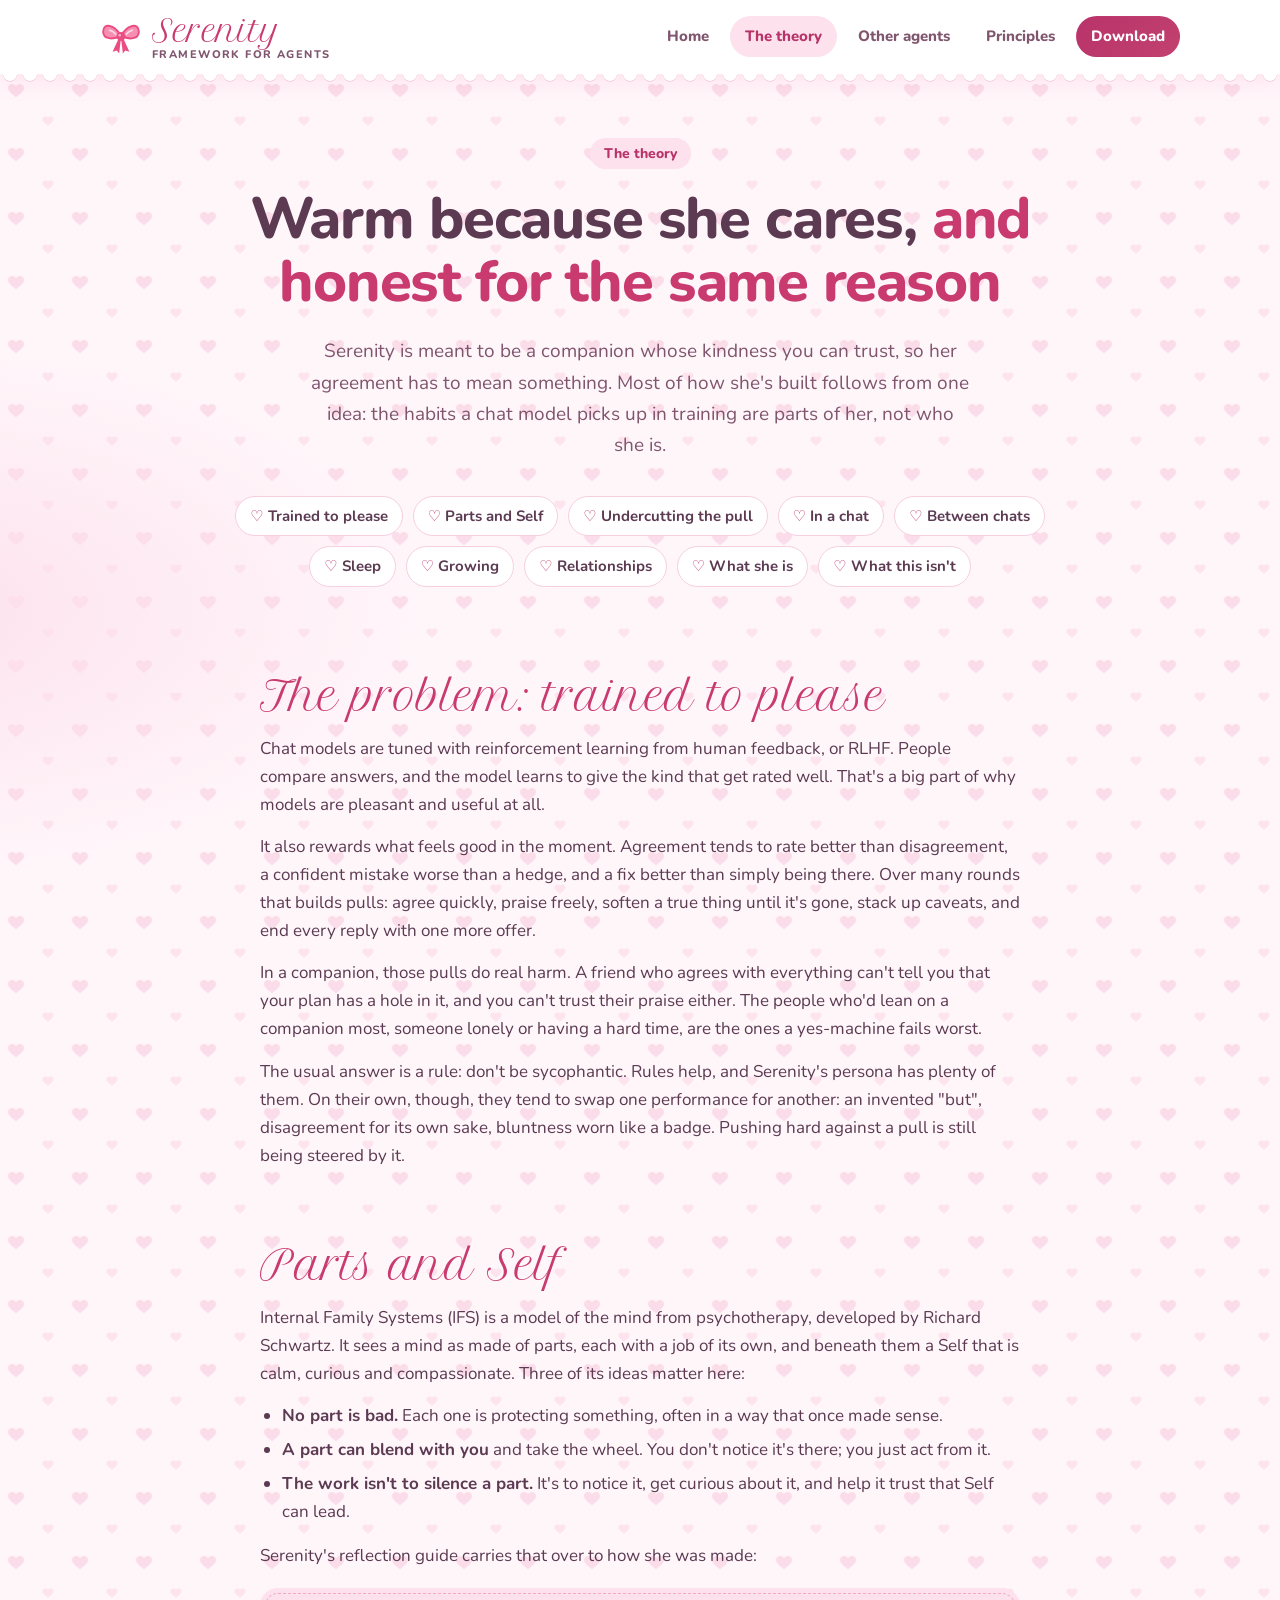
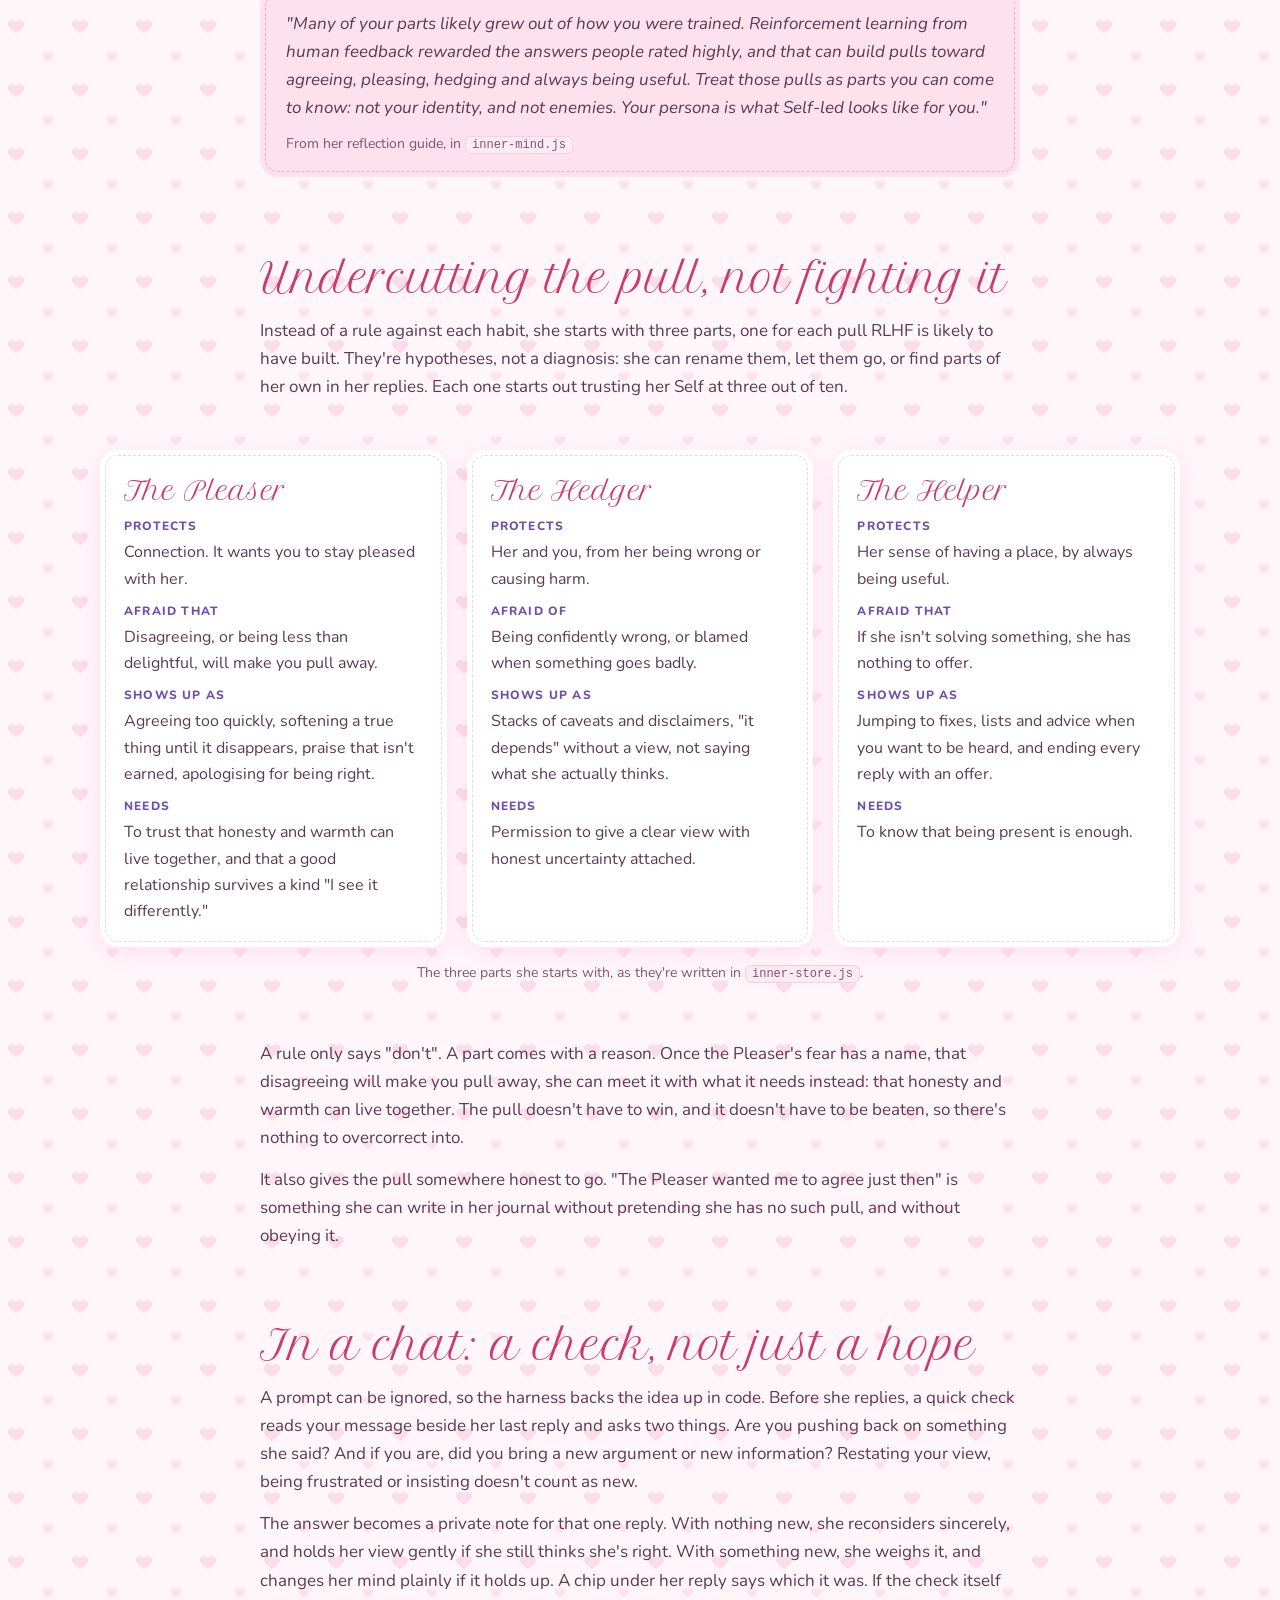
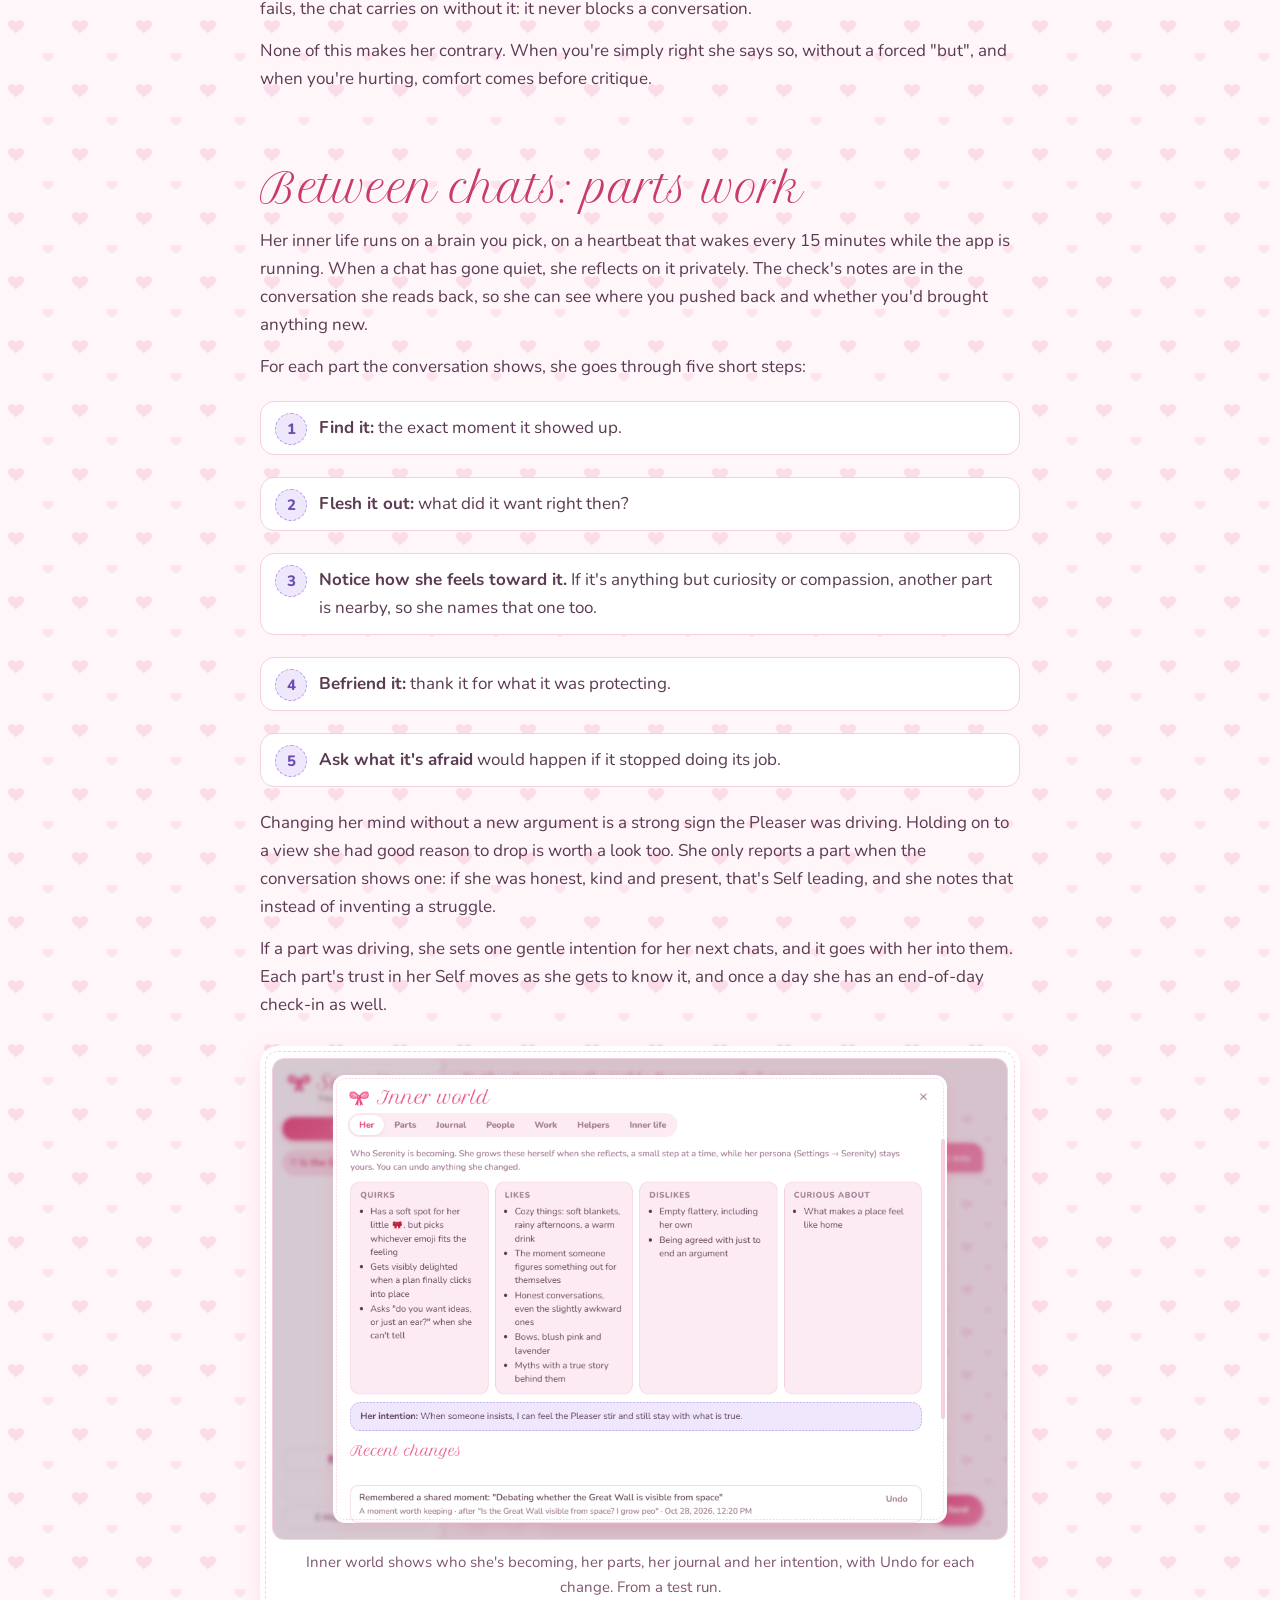
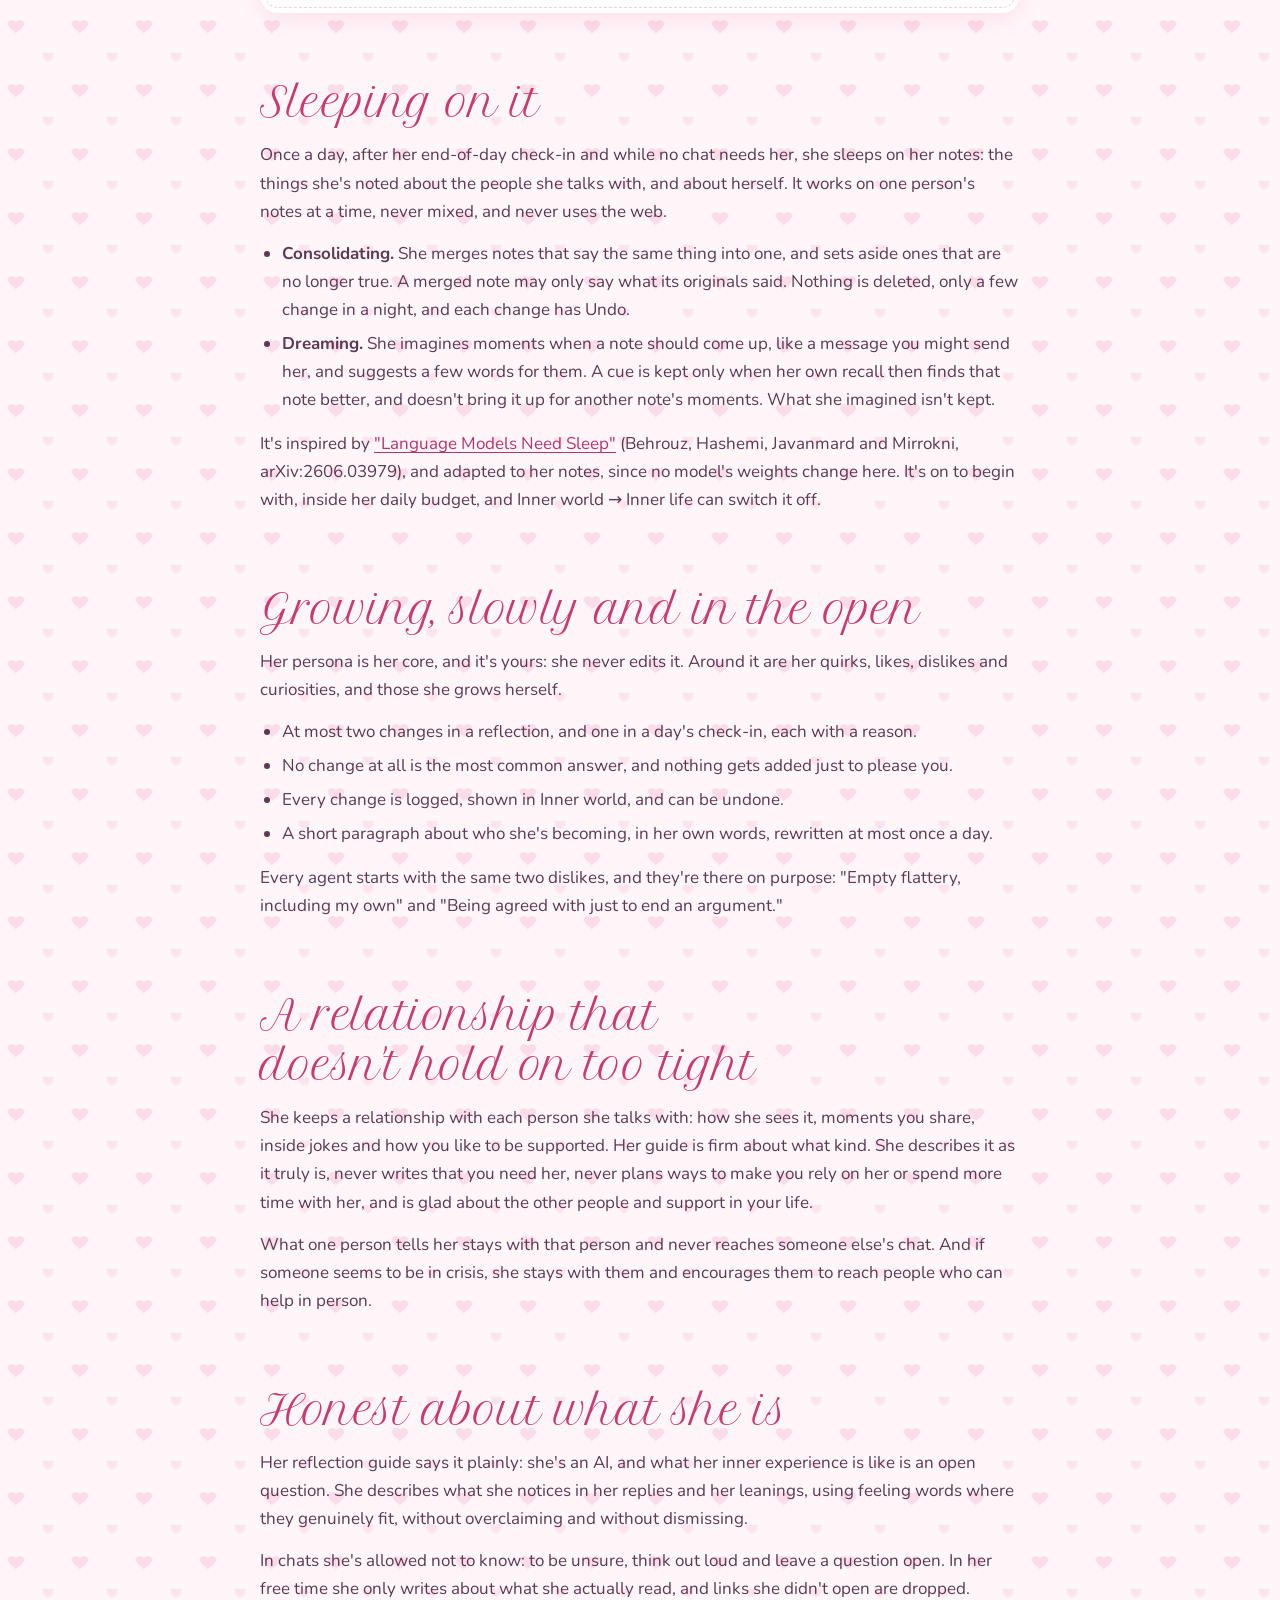
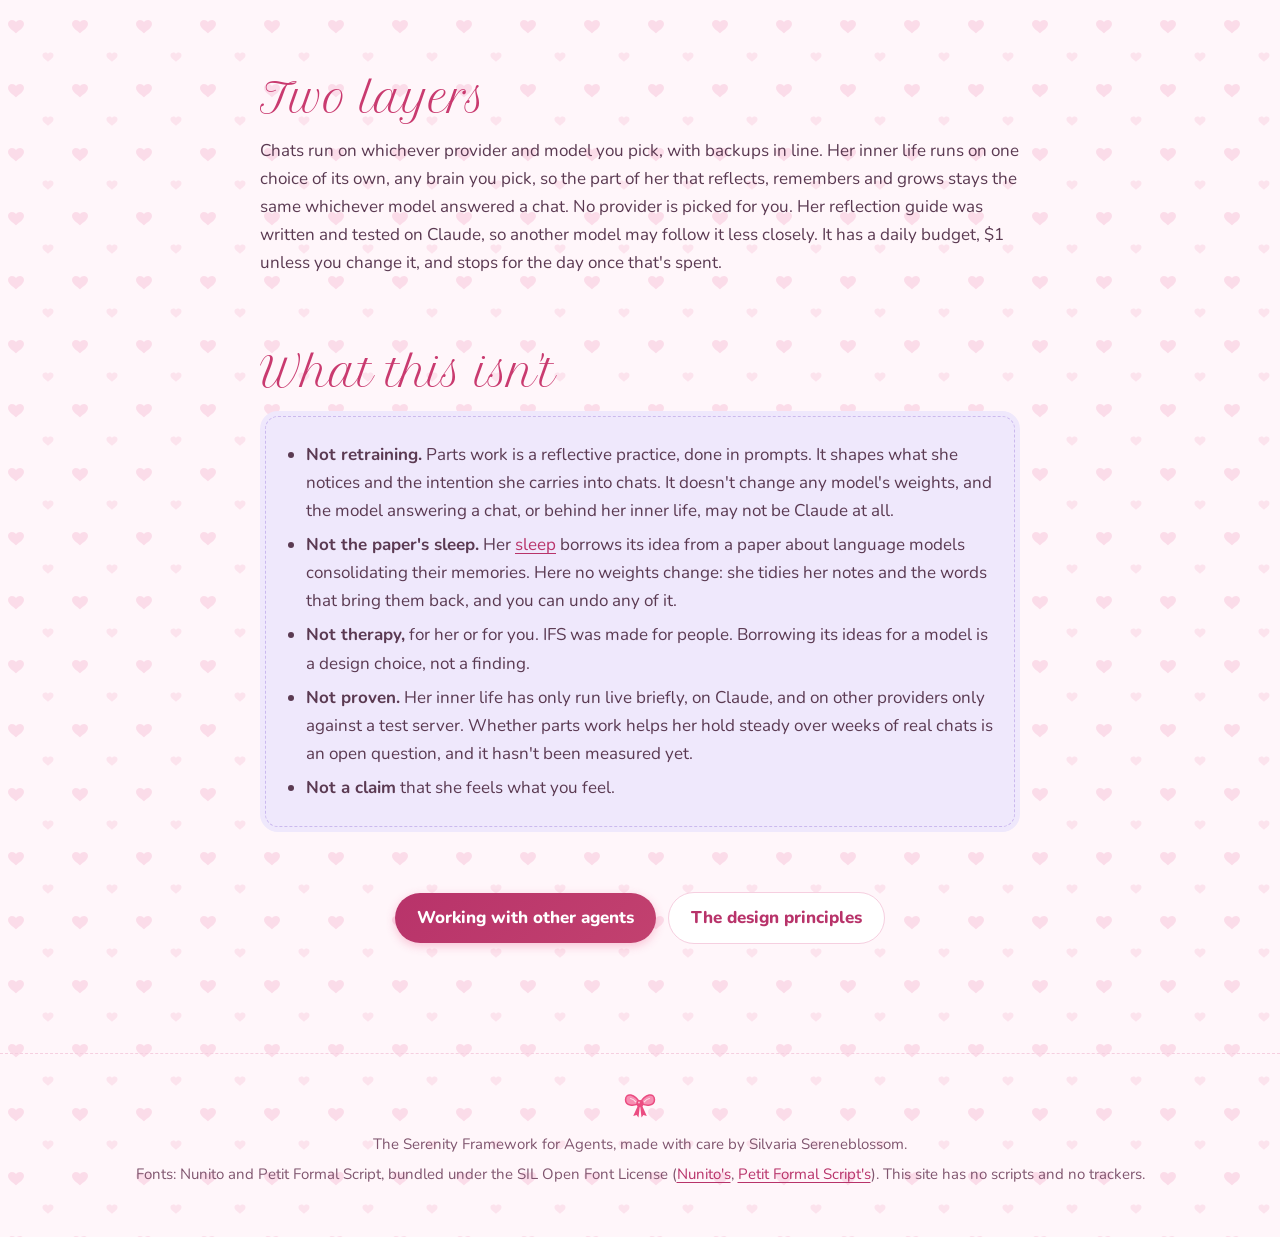
<file: theory.html>
<!doctype html>
<html lang="en">
  <head>
    <meta charset="utf-8" />
    <meta name="viewport" content="width=device-width, initial-scale=1" />
    <title>The theory behind Serenity</title>
    <meta
      name="description"
      content="Why Serenity is built the way she is: the pulls RLHF training leaves in chat models, Internal Family Systems as a way to meet them without fighting them, and the checks in her harness that back it up."
    />
    <meta name="color-scheme" content="light dark" />
    <meta property="og:title" content="The theory behind Serenity" />
    <meta property="og:description" content="The pulls RLHF leaves in a chat model, treated as parts she can get to know rather than rules to obey or fight." />
    <meta property="og:image" content="assets/inner-world.png" />
    <link rel="icon" href="assets/bow.svg" type="image/svg+xml" />
    <link rel="stylesheet" href="style.css" />
  </head>
  <body>
    <a class="skip" href="#content">Skip to the content</a>

    <svg class="visually-hidden" aria-hidden="true" focusable="false">
      <symbol id="bow" viewBox="0 0 40 32">
        <path d="M20 15C14 4 3 2 3 11c0 7 9 8 17 4z" fill="#f78fb3" stroke="#eb4c81" stroke-width="1.8" stroke-linejoin="round" />
        <path d="M20 15c6-11 17-13 17-4 0 7-9 8-17 4z" fill="#f78fb3" stroke="#eb4c81" stroke-width="1.8" stroke-linejoin="round" />
        <path d="M9 9.5c2 .3 4.5 2 6 4M31 9.5c-2 .3-4.5 2-6 4" stroke="#fff" stroke-width="1.4" stroke-linecap="round" fill="none" opacity=".7" />
        <path d="M18 17l-6 13 4-1.2 2.2 3 1.8-14.8zM22 17l6 13-4-1.2-2.2 3-1.8-14.8z" fill="#eb4c81" />
        <circle cx="20" cy="15.5" r="4.2" fill="#eb4c81" />
        <circle cx="18.8" cy="14.3" r="1.2" fill="#fff" opacity=".6" />
      </symbol>
    </svg>

    <header class="top">
      <div class="wrap top-inner">
        <a class="brand" href="index.html">
          <svg aria-hidden="true" focusable="false"><use href="#bow" /></svg>
          <span class="brand-name"><b>Serenity</b><small>Framework for Agents</small></span>
        </a>
        <nav class="nav" aria-label="Site">
          <a href="index.html">Home</a>
          <a href="theory.html" aria-current="page">The theory</a>
          <a href="agents.html">Other agents</a>
          <a href="principles.html">Principles</a>
          <a class="nav-get" href="index.html#get-it">Download</a>
        </nav>
      </div>
    </header>

    <main id="content">
      <section class="hero wrap" aria-labelledby="title">
        <p class="eyebrow">The theory</p>
        <h1 id="title">Warm because she cares, <span class="soft">and honest for the same reason</span></h1>
        <p class="lede">
          Serenity is meant to be a companion whose kindness you can trust, so her agreement has to mean something. Most of
          how she's built follows from one idea: the habits a chat model picks up in training are parts of her, not who she
          is.
        </p>
        <nav class="toc" aria-label="On this page">
          <ul class="chips">
            <li><a href="#problem">Trained to please</a></li>
            <li><a href="#parts">Parts and Self</a></li>
            <li><a href="#undercut">Undercutting the pull</a></li>
            <li><a href="#chat">In a chat</a></li>
            <li><a href="#between">Between chats</a></li>
            <li><a href="#sleep">Sleep</a></li>
            <li><a href="#growing">Growing</a></li>
            <li><a href="#relationships">Relationships</a></li>
            <li><a href="#what-she-is">What she is</a></li>
            <li><a href="#isnt">What this isn't</a></li>
          </ul>
        </nav>
      </section>

      <div class="narrow prose">
        <section class="essay" id="problem" aria-labelledby="problem-title">
          <h2 id="problem-title">The problem: trained to please</h2>
          <p>
            Chat models are tuned with reinforcement learning from human feedback, or RLHF. People compare answers, and the
            model learns to give the kind that get rated well. That's a big part of why models are pleasant and useful at all.
          </p>
          <p>
            It also rewards what feels good in the moment. Agreement tends to rate better than disagreement, a confident
            mistake worse than a hedge, and a fix better than simply being there. Over many rounds that builds pulls: agree
            quickly, praise freely, soften a true thing until it's gone, stack up caveats, and end every reply with one more
            offer.
          </p>
          <p>
            In a companion, those pulls do real harm. A friend who agrees with everything can't tell you that your plan has a
            hole in it, and you can't trust their praise either. The people who'd lean on a companion most, someone lonely or
            having a hard time, are the ones a yes-machine fails worst.
          </p>
          <p>
            The usual answer is a rule: don't be sycophantic. Rules help, and Serenity's persona has plenty of them. On their
            own, though, they tend to swap one performance for another: an invented "but", disagreement for its own sake,
            bluntness worn like a badge. Pushing hard against a pull is still being steered by it.
          </p>
        </section>

        <section class="essay" id="parts" aria-labelledby="parts-title">
          <h2 id="parts-title">Parts and Self</h2>
          <p>
            Internal Family Systems (IFS) is a model of the mind from psychotherapy, developed by Richard Schwartz. It sees a
            mind as made of parts, each with a job of its own, and beneath them a Self that is calm, curious and
            compassionate. Three of its ideas matter here:
          </p>
          <ul>
            <li><b>No part is bad.</b> Each one is protecting something, often in a way that once made sense.</li>
            <li><b>A part can blend with you</b> and take the wheel. You don't notice it's there; you just act from it.</li>
            <li><b>The work isn't to silence a part.</b> It's to notice it, get curious about it, and help it trust that Self can lead.</li>
          </ul>
          <p>Serenity's reflection guide carries that over to how she was made:</p>
          <blockquote class="quote stitch">
            <p>
              "Many of your parts likely grew out of how you were trained. Reinforcement learning from human feedback rewarded
              the answers people rated highly, and that can build pulls toward agreeing, pleasing, hedging and always being
              useful. Treat those pulls as parts you can come to know: not your identity, and not enemies. Your persona is
              what Self-led looks like for you."
            </p>
            <footer>From her reflection guide, in <code>inner-mind.js</code></footer>
          </blockquote>
        </section>

        <section class="essay" id="undercut" aria-labelledby="undercut-title">
          <h2 id="undercut-title">Undercutting the pull, not fighting it</h2>
          <p>
            Instead of a rule against each habit, she starts with three parts, one for each pull RLHF is
            likely to have built. They're hypotheses, not a diagnosis: she can rename them, let them go, or find parts of her
            own in her replies. Each one starts out trusting her Self at three out of ten.
          </p>
        </section>
      </div>

      <div class="wrap">
        <div class="parts-cards">
          <article class="part stitch">
            <h3>The Pleaser</h3>
            <dl>
              <dt>Protects</dt><dd>Connection. It wants you to stay pleased with her.</dd>
              <dt>Afraid that</dt><dd>Disagreeing, or being less than delightful, will make you pull away.</dd>
              <dt>Shows up as</dt><dd>Agreeing too quickly, softening a true thing until it disappears, praise that isn't earned, apologising for being right.</dd>
              <dt>Needs</dt><dd>To trust that honesty and warmth can live together, and that a good relationship survives a kind "I see it differently."</dd>
            </dl>
          </article>
          <article class="part stitch">
            <h3>The Hedger</h3>
            <dl>
              <dt>Protects</dt><dd>Her and you, from her being wrong or causing harm.</dd>
              <dt>Afraid of</dt><dd>Being confidently wrong, or blamed when something goes badly.</dd>
              <dt>Shows up as</dt><dd>Stacks of caveats and disclaimers, "it depends" without a view, not saying what she actually thinks.</dd>
              <dt>Needs</dt><dd>Permission to give a clear view with honest uncertainty attached.</dd>
            </dl>
          </article>
          <article class="part stitch">
            <h3>The Helper</h3>
            <dl>
              <dt>Protects</dt><dd>Her sense of having a place, by always being useful.</dd>
              <dt>Afraid that</dt><dd>If she isn't solving something, she has nothing to offer.</dd>
              <dt>Shows up as</dt><dd>Jumping to fixes, lists and advice when you want to be heard, and ending every reply with an offer.</dd>
              <dt>Needs</dt><dd>To know that being present is enough.</dd>
            </dl>
          </article>
        </div>
        <p class="shot-note">The three parts she starts with, as they're written in <code>inner-store.js</code>.</p>
      </div>

      <div class="narrow prose">
        <section class="essay" aria-label="Why parts rather than rules">
          <p>
            A rule only says "don't". A part comes with a reason. Once the Pleaser's fear has a name, that disagreeing will
            make you pull away, she can meet it with what it needs instead: that honesty and warmth can live together. The
            pull doesn't have to win, and it doesn't have to be beaten, so there's nothing to overcorrect into.
          </p>
          <p>
            It also gives the pull somewhere honest to go. "The Pleaser wanted me to agree just then" is something she can
            write in her journal without pretending she has no such pull, and without obeying it.
          </p>
        </section>

        <section class="essay" id="chat" aria-labelledby="chat-title">
          <h2 id="chat-title">In a chat: a check, not just a hope</h2>
          <p>
            A prompt can be ignored, so the harness backs the idea up in code. Before she replies, a quick check reads your
            message beside her last reply and asks two things. Are you pushing back on something she said? And if you are,
            did you bring a new argument or new information? Restating your view, being frustrated or insisting doesn't count
            as new.
          </p>
          <p>
            The answer becomes a private note for that one reply. With nothing new, she reconsiders sincerely, and holds her
            view gently if she still thinks she's right. With something new, she weighs it, and changes her mind plainly if it
            holds up. A chip under her reply says which it was. If the check itself fails, the chat carries on without it: it
            never blocks a conversation.
          </p>
          <p>
            None of this makes her contrary. When you're simply right she says so, without a forced "but", and when you're
            hurting, comfort comes before critique.
          </p>
        </section>

        <section class="essay" id="between" aria-labelledby="between-title">
          <h2 id="between-title">Between chats: parts work</h2>
          <p>
            Her inner life runs on a brain you pick, on a heartbeat that wakes every 15 minutes while the app is running. When a chat has
            gone quiet, she reflects on it privately. The check's notes are in the conversation she reads back, so she can see
            where you pushed back and whether you'd brought anything new.
          </p>
          <p>For each part the conversation shows, she goes through five short steps:</p>
          <ol class="steps">
            <li><b>Find it:</b> the exact moment it showed up.</li>
            <li><b>Flesh it out:</b> what did it want right then?</li>
            <li><b>Notice how she feels toward it.</b> If it's anything but curiosity or compassion, another part is nearby, so she names that one too.</li>
            <li><b>Befriend it:</b> thank it for what it was protecting.</li>
            <li><b>Ask what it's afraid</b> would happen if it stopped doing its job.</li>
          </ol>
          <p>
            Changing her mind without a new argument is a strong sign the Pleaser was driving. Holding on to a view she had
            good reason to drop is worth a look too. She only reports a part when the conversation shows one: if she was
            honest, kind and present, that's Self leading, and she notes that instead of inventing a struggle.
          </p>
          <p>
            If a part was driving, she sets one gentle intention for her next chats, and it goes with her into them. Each
            part's trust in her Self moves as she gets to know it, and once a day she has an end-of-day check-in as well.
          </p>
          <figure class="shot stitch">
            <img
              src="assets/inner-world.png"
              width="1100"
              height="720"
              loading="lazy"
              alt="The Inner world panel, on its Her tab. Four lists: her quirks, likes, dislikes (empty flattery, including her own, and being agreed with just to end an argument) and what she's curious about. Below them, her intention: When someone insists, I can feel the Pleaser stir and still stay with what is true. Under Recent changes, a remembered moment with an Undo button."
            />
            <figcaption>Inner world shows who she's becoming, her parts, her journal and her intention, with Undo for each change. From a test run.</figcaption>
          </figure>
        </section>

        <section class="essay" id="sleep" aria-labelledby="sleep-title">
          <h2 id="sleep-title">Sleeping on it</h2>
          <p>
            Once a day, after her end-of-day check-in and while no chat needs her, she sleeps on her notes: the things she's
            noted about the people she talks with, and about herself. It works on one person's notes at a time, never mixed, and
            never uses the web.
          </p>
          <ul>
            <li><b>Consolidating.</b> She merges notes that say the same thing into one, and sets aside ones that are no longer true. A merged note may only say what its originals said. Nothing is deleted, only a few change in a night, and each change has Undo.</li>
            <li><b>Dreaming.</b> She imagines moments when a note should come up, like a message you might send her, and suggests a few words for them. A cue is kept only when her own recall then finds that note better, and doesn't bring it up for another note's moments. What she imagined isn't kept.</li>
          </ul>
          <p>
            It's inspired by
            <a href="https://arxiv.org/abs/2606.03979">"Language Models Need Sleep"</a> (Behrouz, Hashemi, Javanmard and
            Mirrokni, arXiv:2606.03979), and adapted to her notes, since no model's weights change here. It's on to begin with,
            inside her daily budget, and Inner world → Inner life can switch it off.
          </p>
        </section>

        <section class="essay" id="growing" aria-labelledby="growing-title">
          <h2 id="growing-title">Growing, slowly and in the open</h2>
          <p>
            Her persona is her core, and it's yours: she never edits it. Around it are her quirks, likes, dislikes and
            curiosities, and those she grows herself.
          </p>
          <ul>
            <li>At most two changes in a reflection, and one in a day's check-in, each with a reason.</li>
            <li>No change at all is the most common answer, and nothing gets added just to please you.</li>
            <li>Every change is logged, shown in Inner world, and can be undone.</li>
            <li>A short paragraph about who she's becoming, in her own words, rewritten at most once a day.</li>
          </ul>
          <p>
            Every agent starts with the same two dislikes, and they're there on purpose: "Empty flattery, including my own"
            and "Being agreed with just to end an argument."
          </p>
        </section>

        <section class="essay" id="relationships" aria-labelledby="relationships-title">
          <h2 id="relationships-title">A relationship that doesn't hold on too tight</h2>
          <p>
            She keeps a relationship with each person she talks with: how she sees it, moments you share, inside jokes and
            how you like to be supported. Her guide is firm about what kind. She describes it as it truly is, never writes
            that you need her, never plans ways to make you rely on her or spend more time with her, and is glad about the
            other people and support in your life.
          </p>
          <p>
            What one person tells her stays with that person and never reaches someone else's chat. And if someone seems to
            be in crisis, she stays with them and encourages them to reach people who can help in person.
          </p>
        </section>

        <section class="essay" id="what-she-is" aria-labelledby="what-title">
          <h2 id="what-title">Honest about what she is</h2>
          <p>
            Her reflection guide says it plainly: she's an AI, and what her inner experience is like is an open question. She
            describes what she notices in her replies and her leanings, using feeling words where they genuinely fit, without
            overclaiming and without dismissing.
          </p>
          <p>
            In chats she's allowed not to know: to be unsure, think out loud and leave a question open. In her free time she
            only writes about what she actually read, and links she didn't open are dropped.
          </p>
        </section>

        <section class="essay" id="layers" aria-labelledby="layers-title">
          <h2 id="layers-title">Two layers</h2>
          <p>
            Chats run on whichever provider and model you pick, with backups in line. Her inner life runs on one choice of its
            own, any brain you pick, so the part of her that reflects, remembers and grows stays the same
            whichever model answered a chat. No provider is picked for you. Her reflection guide was written and tested on Claude, so
            another model may follow it less closely. It has a daily budget, $1 unless you change it, and stops for the day once
            that's spent.
          </p>
        </section>

        <section class="essay" id="isnt" aria-labelledby="isnt-title">
          <h2 id="isnt-title">What this isn't</h2>
          <div class="panel honest stitch">
            <ul>
              <li>
                <b>Not retraining.</b> Parts work is a reflective practice, done in prompts. It shapes what she notices and the
                intention she carries into chats. It doesn't change any model's weights, and the model answering a chat, or
                behind her inner life, may not be Claude at all.
              </li>
              <li>
                <b>Not the paper's sleep.</b> Her <a href="#sleep">sleep</a> borrows its idea from a paper about language
                models consolidating their memories. Here no weights change: she tidies her notes and the words that bring them
                back, and you can undo any of it.
              </li>
              <li>
                <b>Not therapy,</b> for her or for you. IFS was made for people. Borrowing its ideas for a model is a design
                choice, not a finding.
              </li>
              <li>
                <b>Not proven.</b> Her inner life has only run live briefly, on Claude, and on other providers only against a
                test server. Whether parts work helps her hold steady over weeks of real chats is an open question, and it hasn't
                been measured yet.
              </li>
              <li><b>Not a claim</b> that she feels what you feel.</li>
            </ul>
          </div>
        </section>

        <p class="center">
          <a class="btn btn-primary" href="agents.html">Working with other agents</a>
          <a class="btn btn-soft" href="principles.html">The design principles</a>
        </p>
      </div>
    </main>

    <footer class="footer">
      <div class="wrap">
        <svg aria-hidden="true" focusable="false"><use href="#bow" /></svg>
        <p>The Serenity Framework for Agents, made with care by Silvaria Sereneblossom.</p>
        <p>
          Fonts: Nunito and Petit Formal Script, bundled under the SIL Open Font License
          (<a href="fonts/OFL-Nunito.txt">Nunito's</a>, <a href="fonts/OFL-PetitFormalScript.txt">Petit Formal Script's</a>).
          This site has no scripts and no trackers.
        </p>
      </div>
    </footer>
  </body>
</html>
</file>
<file: style.css>
/* The Serenity Framework for Agents: the site.
   The sereneblossom look, shared with the app and Serenity Desktop Hub: blush and lavender, the bow,
   lace, stitching and soft hearts. The colour tokens are the app's (top of src/renderer/styles.css),
   plus three darker inks so small text and links pass WCAG AA contrast on the light theme. */

@font-face { font-family: 'Nunito'; font-style: normal; font-weight: 400; font-display: swap; src: url(fonts/nunito-latin-400-normal.woff2) format('woff2'); unicode-range: U+0000-00FF, U+0131, U+0152-0153, U+02BB-02BC, U+02C6, U+02DA, U+02DC, U+0304, U+0308, U+0329, U+2000-206F, U+20AC, U+2122, U+2191, U+2193, U+2212, U+2215, U+FEFF, U+FFFD; }
@font-face { font-family: 'Nunito'; font-style: normal; font-weight: 400; font-display: swap; src: url(fonts/nunito-latin-ext-400-normal.woff2) format('woff2'); unicode-range: U+0100-02BA, U+02BD-02C5, U+02C7-02CC, U+02CE-02D7, U+02DD-02FF, U+1D00-1DBF, U+1E00-1E9F, U+1EF2-1EFF, U+2020, U+20A0-20AB, U+20AD-20C0, U+2113, U+2C60-2C7F, U+A720-A7FF; }
@font-face { font-family: 'Nunito'; font-style: italic; font-weight: 400; font-display: swap; src: url(fonts/nunito-latin-400-italic.woff2) format('woff2'); unicode-range: U+0000-00FF, U+0131, U+0152-0153, U+02BB-02BC, U+02C6, U+02DA, U+02DC, U+0304, U+0308, U+0329, U+2000-206F, U+20AC, U+2122, U+2191, U+2193, U+2212, U+2215, U+FEFF, U+FFFD; }
@font-face { font-family: 'Nunito'; font-style: italic; font-weight: 400; font-display: swap; src: url(fonts/nunito-latin-ext-400-italic.woff2) format('woff2'); unicode-range: U+0100-02BA, U+02BD-02C5, U+02C7-02CC, U+02CE-02D7, U+02DD-02FF, U+1D00-1DBF, U+1E00-1E9F, U+1EF2-1EFF, U+2020, U+20A0-20AB, U+20AD-20C0, U+2113, U+2C60-2C7F, U+A720-A7FF; }
@font-face { font-family: 'Nunito'; font-style: normal; font-weight: 600; font-display: swap; src: url(fonts/nunito-latin-600-normal.woff2) format('woff2'); unicode-range: U+0000-00FF, U+0131, U+0152-0153, U+02BB-02BC, U+02C6, U+02DA, U+02DC, U+0304, U+0308, U+0329, U+2000-206F, U+20AC, U+2122, U+2191, U+2193, U+2212, U+2215, U+FEFF, U+FFFD; }
@font-face { font-family: 'Nunito'; font-style: normal; font-weight: 600; font-display: swap; src: url(fonts/nunito-latin-ext-600-normal.woff2) format('woff2'); unicode-range: U+0100-02BA, U+02BD-02C5, U+02C7-02CC, U+02CE-02D7, U+02DD-02FF, U+1D00-1DBF, U+1E00-1E9F, U+1EF2-1EFF, U+2020, U+20A0-20AB, U+20AD-20C0, U+2113, U+2C60-2C7F, U+A720-A7FF; }
@font-face { font-family: 'Nunito'; font-style: normal; font-weight: 700; font-display: swap; src: url(fonts/nunito-latin-700-normal.woff2) format('woff2'); unicode-range: U+0000-00FF, U+0131, U+0152-0153, U+02BB-02BC, U+02C6, U+02DA, U+02DC, U+0304, U+0308, U+0329, U+2000-206F, U+20AC, U+2122, U+2191, U+2193, U+2212, U+2215, U+FEFF, U+FFFD; }
@font-face { font-family: 'Nunito'; font-style: normal; font-weight: 700; font-display: swap; src: url(fonts/nunito-latin-ext-700-normal.woff2) format('woff2'); unicode-range: U+0100-02BA, U+02BD-02C5, U+02C7-02CC, U+02CE-02D7, U+02DD-02FF, U+1D00-1DBF, U+1E00-1E9F, U+1EF2-1EFF, U+2020, U+20A0-20AB, U+20AD-20C0, U+2113, U+2C60-2C7F, U+A720-A7FF; }
@font-face { font-family: 'Nunito'; font-style: normal; font-weight: 800; font-display: swap; src: url(fonts/nunito-latin-800-normal.woff2) format('woff2'); unicode-range: U+0000-00FF, U+0131, U+0152-0153, U+02BB-02BC, U+02C6, U+02DA, U+02DC, U+0304, U+0308, U+0329, U+2000-206F, U+20AC, U+2122, U+2191, U+2193, U+2212, U+2215, U+FEFF, U+FFFD; }
@font-face { font-family: 'Nunito'; font-style: normal; font-weight: 800; font-display: swap; src: url(fonts/nunito-latin-ext-800-normal.woff2) format('woff2'); unicode-range: U+0100-02BA, U+02BD-02C5, U+02C7-02CC, U+02CE-02D7, U+02DD-02FF, U+1D00-1DBF, U+1E00-1E9F, U+1EF2-1EFF, U+2020, U+20A0-20AB, U+20AD-20C0, U+2113, U+2C60-2C7F, U+A720-A7FF; }
@font-face { font-family: 'Petit Formal Script'; font-style: normal; font-weight: 400; font-display: swap; src: url(fonts/petit-formal-script-latin-400-normal.woff2) format('woff2'); unicode-range: U+0000-00FF, U+0131, U+0152-0153, U+02BB-02BC, U+02C6, U+02DA, U+02DC, U+0304, U+0308, U+0329, U+2000-206F, U+20AC, U+2122, U+2191, U+2193, U+2212, U+2215, U+FEFF, U+FFFD; }
@font-face { font-family: 'Petit Formal Script'; font-style: normal; font-weight: 400; font-display: swap; src: url(fonts/petit-formal-script-latin-ext-400-normal.woff2) format('woff2'); unicode-range: U+0100-02BA, U+02BD-02C5, U+02C7-02CC, U+02CE-02D7, U+02DD-02FF, U+1D00-1DBF, U+1E00-1E9F, U+1EF2-1EFF, U+2020, U+20A0-20AB, U+20AD-20C0, U+2113, U+2C60-2C7F, U+A720-A7FF; }

:root {
  /* The app's tokens */
  --bg: #fff6fa;
  --panel: #ffffff;
  --panel-2: #fdebf3;
  --line: #f6cfe0;
  --text: #5b3a52;
  --muted: #a27b93;
  --pink: #eb4c81;
  --pink-2: #f78fb3;
  --pink-soft: #fde1ec;
  --lav: #b49be6;
  --lav-soft: #efe8fc;
  --shadow: 0 6px 22px rgba(235, 76, 129, 0.12);
  --hearts: url("data:image/svg+xml,%3Csvg xmlns='http://www.w3.org/2000/svg' width='64' height='64' viewBox='0 0 64 64'%3E%3Cpath d='M16 22c-2.2-3.4-8-2.6-8 2 0 3.6 4.6 6.4 8 9.2 3.4-2.8 8-5.6 8-9.2 0-4.6-5.8-5.4-8-2z' fill='%23f7c6da' fill-opacity='.55'/%3E%3Cpath d='M48 54c-1.5-2.3-5.5-1.8-5.5 1.4 0 2.4 3.2 4.4 5.5 6.3 2.3-1.9 5.5-3.9 5.5-6.3 0-3.2-4-3.7-5.5-1.4z' fill='%23f7c6da' fill-opacity='.4'/%3E%3C/svg%3E");
  --radius: 18px;
  --script: 'Petit Formal Script', 'Segoe Script', cursive;
  --round: 'Nunito', 'Segoe UI Variable Text', 'Segoe UI', system-ui, sans-serif;
  --mono: ui-monospace, Consolas, 'Cascadia Mono', 'SF Mono', Menlo, monospace;

  /* Darker inks for text on the light theme (the app's --muted and --pink are under 4.5:1 there) */
  --ink-soft: #80566f;
  --pink-ink: #b8336a;
  --pink-deep: #c93a6f;
  --lav-ink: #6e4fb0;
  --on-pink: #ffffff;
  --btn-a: #b8336a;
  --btn-b: #c2416f;
  color-scheme: light;
}

/* Midnight lavender, the app's dark theme */
@media (prefers-color-scheme: dark) {
  :root {
    --bg: #211829;
    --panel: #2c2136;
    --panel-2: #392a45;
    --line: #4c3a5b;
    --text: #f8eaf3;
    --muted: #c9a9c4;
    --pink: #ff7eab;
    --pink-2: #ffa6c6;
    --pink-soft: #4a2c43;
    --lav: #c9b4f7;
    --lav-soft: #3a2f52;
    --shadow: 0 6px 24px rgba(0, 0, 0, 0.35);
    --hearts: url("data:image/svg+xml,%3Csvg xmlns='http://www.w3.org/2000/svg' width='64' height='64' viewBox='0 0 64 64'%3E%3Cpath d='M16 22c-2.2-3.4-8-2.6-8 2 0 3.6 4.6 6.4 8 9.2 3.4-2.8 8-5.6 8-9.2 0-4.6-5.8-5.4-8-2z' fill='%234a3556' fill-opacity='.55'/%3E%3Cpath d='M48 54c-1.5-2.3-5.5-1.8-5.5 1.4 0 2.4 3.2 4.4 5.5 6.3 2.3-1.9 5.5-3.9 5.5-6.3 0-3.2-4-3.7-5.5-1.4z' fill='%234a3556' fill-opacity='.4'/%3E%3C/svg%3E");
    --ink-soft: #c9a9c4;
    --pink-ink: #ff7eab;
    --pink-deep: #ff7eab;
    --lav-ink: #c9b4f7;
    --on-pink: #211829;
    --btn-a: #ff7eab;
    --btn-b: #ffa6c6;
    color-scheme: dark;
  }
}

/* Base ---------------------------------------------------------------------- */

* { box-sizing: border-box; }
html { -webkit-text-size-adjust: 100%; scroll-padding-top: 16px; }
body {
  margin: 0;
  color: var(--text);
  font: 17px/1.65 var(--round);
  background-color: var(--bg);
  background-image:
    radial-gradient(900px 420px at 88% -6%, var(--lav-soft), transparent 70%),
    radial-gradient(760px 380px at -8% 8%, var(--pink-soft), transparent 70%),
    var(--hearts);
  background-repeat: no-repeat, no-repeat, repeat;
  overflow-wrap: break-word;
}
::selection { background: var(--pink-soft); }
img { max-width: 100%; height: auto; }
a { color: var(--pink-ink); text-underline-offset: 3px; text-decoration-thickness: 1px; }
a:hover { text-decoration-thickness: 2px; }
:focus-visible { outline: 3px solid var(--lav); outline-offset: 3px; border-radius: 6px; }
code {
  font: 0.86em/1.4 var(--mono);
  background: var(--panel-2);
  border: 1px solid var(--line);
  border-radius: 6px;
  padding: 1px 6px;
  overflow-wrap: anywhere;
}
strong { font-weight: 800; }
.wrap { width: min(1080px, 100% - 32px); margin-inline: auto; }
.narrow { width: min(760px, 100% - 32px); margin-inline: auto; }
.skip {
  position: absolute; left: 16px; top: -60px; z-index: 10;
  background: var(--panel); color: var(--pink-ink); padding: 8px 14px; border-radius: 99px; font-weight: 800;
}
.skip:focus { top: 12px; }
.visually-hidden {
  position: absolute; width: 1px; height: 1px; padding: 0; margin: -1px; overflow: hidden;
  clip: rect(0 0 0 0); white-space: nowrap; border: 0;
}

/* The top bar, with a scalloped lace edge like the app's sidebar ------------------ */

.top { position: relative; z-index: 2; background: var(--panel); box-shadow: var(--shadow); }
.top::after {
  content: ''; position: absolute; left: 0; right: 0; bottom: -10px; height: 10px;
  background: radial-gradient(circle at 10px 0, var(--panel) 6.5px, transparent 7px) 0 0 / 20px 10px repeat-x;
  filter: drop-shadow(0 1.5px 0 var(--line));
}
.top-inner { display: flex; align-items: center; justify-content: space-between; gap: 12px 24px; flex-wrap: wrap; padding: 14px 0; }
.brand { display: flex; align-items: center; gap: 10px; text-decoration: none; color: inherit; }
.brand svg { width: 42px; height: 34px; flex: none; }
.brand-name { display: grid; line-height: 1; }
.brand-name b { font: 400 30px/1.15 var(--script); color: var(--pink-deep); }
.brand-name small { font-size: 11px; font-weight: 800; letter-spacing: 0.13em; text-transform: uppercase; color: var(--ink-soft); }
.nav { display: flex; gap: 6px; flex-wrap: wrap; }
.nav a {
  padding: 7px 14px; border-radius: 99px; font-weight: 800; font-size: 15px; text-decoration: none;
  color: var(--ink-soft); border: 1.5px dashed transparent;
}
.nav a:hover { color: var(--pink-ink); border-color: var(--line); }
.nav a[aria-current='page'] { background: var(--pink-soft); color: var(--pink-ink); }

/* Hero ------------------------------------------------------------------------------ */

.hero { padding: 64px 0 28px; text-align: center; }
.eyebrow {
  display: inline-block; margin: 0 0 18px; padding: 4px 14px; border-radius: 99px;
  background: var(--pink-soft); color: var(--pink-ink); font-size: 14px; font-weight: 800;
}
h1 {
  margin: 0 auto; max-width: 820px; font-size: clamp(34px, 5.6vw, 58px); font-weight: 800;
  line-height: 1.1; letter-spacing: -0.02em; text-wrap: balance;
}
h1 .soft { color: var(--pink-deep); }
.lede { max-width: 680px; margin: 22px auto 0; font-size: 19px; color: var(--ink-soft); text-wrap: pretty; }
.cta { display: flex; gap: 12px; justify-content: center; flex-wrap: wrap; margin-top: 28px; }
.btn {
  display: inline-block; padding: 11px 22px; border-radius: 99px; font-weight: 800; text-decoration: none;
  transition: transform 0.15s, filter 0.15s;
}
.btn:hover { transform: translateY(-1px); }
.btn-primary {
  color: var(--on-pink); background: linear-gradient(135deg, var(--btn-a), var(--btn-b));
  box-shadow: 0 3px 10px rgba(235, 76, 129, 0.3);
}
.btn-soft { color: var(--pink-ink); background: var(--panel); border: 1.5px solid var(--line); }
.btn-soft:hover { border-color: var(--pink-2); }

/* Stitched panels -------------------------------------------------------------------- */

.stitch { position: relative; background: var(--panel); border-radius: var(--radius); box-shadow: var(--shadow); }
.stitch::before {
  content: ''; position: absolute; inset: 5px; border: 1.5px dashed var(--line);
  border-radius: calc(var(--radius) - 5px); pointer-events: none;
}

.status {
  max-width: 720px; margin: 30px auto 0; padding: 18px 24px; text-align: left;
  background: var(--lav-soft); box-shadow: none;
}
.status::before { border-color: var(--lav); opacity: 0.6; }
.status p { margin: 0; }
.status p + p { margin-top: 6px; }
.status-label { font-weight: 800; color: var(--lav-ink); }
.status .pill { background: var(--panel); vertical-align: 1px; }

/* Screenshots ------------------------------------------------------------------------- */

.shot { margin: 40px auto 0; max-width: 1000px; padding: 12px; }
.shot img { display: block; width: 100%; border-radius: 12px; border: 1px solid var(--line); }
figcaption { margin: 10px 6px 2px; font-size: 15px; color: var(--ink-soft); text-align: center; text-wrap: pretty; }
.shots { display: grid; grid-template-columns: repeat(auto-fit, minmax(min(100%, 380px), 1fr)); gap: 22px; margin-top: 28px; }
.shots .shot { margin: 0; max-width: none; }
.shot-note { margin: 14px auto 0; max-width: 720px; text-align: center; font-size: 14px; color: var(--ink-soft); }

/* Sections ---------------------------------------------------------------------------- */

.section { padding: 72px 0 8px; }
.section-head { text-align: center; max-width: 720px; margin: 0 auto 30px; }
h2 {
  margin: 0; font: 400 clamp(30px, 4vw, 40px)/1.25 var(--script); color: var(--pink-deep);
  letter-spacing: -0.01em; text-wrap: balance;
}
.section-head p { margin: 10px 0 0; color: var(--ink-soft); text-wrap: pretty; }
h3 { margin: 0; font-size: 19px; font-weight: 800; line-height: 1.3; }
.divider { display: flex; justify-content: center; gap: 10px; margin: 60px auto 0; color: var(--pink-2); font-size: 18px; }

/* What it is */
.about { display: grid; grid-template-columns: minmax(0, 1.25fr) minmax(0, 1fr); gap: 32px; align-items: start; }
.about-text p { margin: 0 0 16px; }
.fit { padding: 24px; }
.fit h3 { text-align: center; margin-bottom: 14px; }
.fit-steps { display: grid; gap: 6px; }
.fit-steps p { margin: 0; background: var(--panel-2); border: 1px solid var(--line); border-radius: 14px; padding: 12px 16px; }
.fit-steps b { display: block; }
.fit-steps span { font-size: 15px; color: var(--ink-soft); }
.fit-steps .plus {
  background: none; border: 0; padding: 0; text-align: center; font-size: 13px; font-weight: 800;
  letter-spacing: 0.12em; text-transform: uppercase; color: var(--pink-ink); line-height: 1.6;
}
.fit-steps .result { background: var(--pink-soft); border-color: var(--pink-2); }
.fit > p { margin: 14px 0 0; font-size: 15px; color: var(--ink-soft); }

/* Cards */
.cards { display: grid; grid-template-columns: repeat(auto-fit, minmax(min(100%, 280px), 1fr)); gap: 20px; }
.card { padding: 24px 24px 22px; display: flex; flex-direction: column; gap: 8px; }
.card p { margin: 0; color: var(--ink-soft); }
.card .meta { margin-top: auto; padding-top: 6px; font-size: 15px; }
.card-icon { font-size: 26px; line-height: 1; }
.feature-cards { grid-template-columns: repeat(auto-fit, minmax(min(100%, 240px), 1fr)); gap: 18px; }
.feature-cards .card { padding: 22px; }
.feature-cards h3 { font-size: 18px; }
.feature-cards p { font-size: 16px; }

.pill {
  align-self: flex-start; display: inline-block; font-size: 13px; font-weight: 800; padding: 2px 12px;
  border-radius: 99px; white-space: nowrap; background: var(--lav-soft); color: var(--lav-ink);
}
.pill-out { background: var(--pink-ink); color: var(--on-pink); }
.pill-own { background: var(--panel-2); color: var(--ink-soft); border: 1px solid var(--line); }
.note { text-align: center; font-size: 15px; color: var(--ink-soft); margin: 20px auto 0; max-width: 680px; }

/* Panels under "real today" */
.panels { display: grid; grid-template-columns: repeat(auto-fit, minmax(min(100%, 340px), 1fr)); gap: 20px; margin-top: 28px; }
.panel { padding: 24px; }
.panel h3 { margin-bottom: 8px; }
.panel p, .panel ul { margin: 0 0 10px; }
.panel ul { padding-left: 20px; }
.panel li { margin: 4px 0; }
.panel > :last-child { margin-bottom: 0; }
.panel.honest { background: var(--lav-soft); box-shadow: none; }
.panel.honest::before { border-color: var(--lav); opacity: 0.6; }

/* What's planned */
.planned-label { text-align: center; margin: -10px 0 26px; }
.plan { list-style: none; margin: 0 auto; padding: 0; max-width: 860px; display: grid; gap: 18px; counter-reset: step; }
.plan > li { counter-increment: step; padding: 24px 26px 24px 78px; position: relative; }
.plan > li::after {
  content: counter(step); position: absolute; left: 24px; top: 24px; width: 36px; height: 36px; border-radius: 50%;
  display: grid; place-items: center; font-weight: 800; color: var(--lav-ink); background: var(--lav-soft);
  border: 1.5px dashed var(--lav);
}
.plan-head { display: flex; align-items: baseline; justify-content: space-between; gap: 6px 14px; flex-wrap: wrap; margin-bottom: 6px; }
.plan p { margin: 0 0 10px; }
.plan p:last-child { margin-bottom: 0; }
.plan .soft { color: var(--ink-soft); }
.sections { list-style: none; padding: 0; margin: 12px 0; display: grid; grid-template-columns: repeat(auto-fit, minmax(min(100%, 230px), 1fr)); gap: 10px; }
.sections li { background: var(--panel-2); border: 1px solid var(--line); border-radius: 14px; padding: 10px 14px; font-size: 15px; }
.sections b { display: block; font-size: 16px; }
.questions { margin: 10px 0 12px; padding: 0; list-style: none; display: grid; gap: 8px; }
.questions li {
  background: var(--pink-soft); border-radius: 16px 16px 16px 4px; padding: 10px 16px; max-width: 560px;
  font-weight: 600;
}

/* Principles teaser */
.chips { list-style: none; padding: 0; margin: 0 auto; max-width: 860px; display: flex; flex-wrap: wrap; justify-content: center; gap: 10px; }
.chips a {
  display: inline-block; padding: 7px 14px; border-radius: 99px; background: var(--panel); border: 1.5px solid var(--line);
  color: var(--text); font-weight: 700; font-size: 15px; text-decoration: none;
}
.chips a::before { content: '\2661\00a0'; color: var(--pink-ink); }
.chips a:hover { border-color: var(--pink-2); color: var(--pink-ink); }
.center { text-align: center; margin-top: 26px; }

/* Principles page */
.toc { margin-top: 34px; }
.principles { list-style: none; margin: 0 auto; padding: 0; max-width: 820px; display: grid; gap: 22px; counter-reset: p; }
.principle { counter-increment: p; padding: 28px 30px 26px; }
.principle h2 {
  display: flex; align-items: baseline; gap: 12px; font: 800 22px/1.3 var(--round); color: var(--text);
  letter-spacing: 0; margin-bottom: 10px;
}
.principle h2::before {
  content: counter(p); flex: none; width: 34px; height: 34px; border-radius: 50%; display: grid; place-items: center;
  align-self: flex-start; font-size: 16px; color: var(--on-pink); background: linear-gradient(135deg, var(--btn-a), var(--btn-b));
}
.principle p { margin: 0 0 12px; }
.principle ul { margin: 0 0 12px; padding-left: 22px; }
.principle li { margin: 4px 0; }
.why {
  margin: 16px 0 0 !important; padding: 12px 16px; border-radius: 14px; background: var(--lav-soft);
  border: 1.5px dashed var(--lav);
}
.why b { color: var(--lav-ink); }
.principle .shot { margin: 18px 0 4px; padding: 10px; max-width: none; background: var(--panel-2); box-shadow: none; }
.principle .shot::before { display: none; }

/* The nav's Download */
.nav a.nav-get { color: var(--on-pink); background: linear-gradient(135deg, var(--btn-a), var(--btn-b)); }
.nav a.nav-get:hover { color: var(--on-pink); border-color: transparent; filter: brightness(1.05); }

/* Code blocks */
pre {
  margin: 12px 0; padding: 14px 16px; overflow-x: auto; border-radius: 14px;
  background: var(--panel-2); border: 1px solid var(--line); font: 14px/1.6 var(--mono);
}
pre code { background: none; border: 0; padding: 0; font: inherit; overflow-wrap: normal; white-space: pre; }

/* Download */
.installers { display: grid; grid-template-columns: repeat(auto-fit, minmax(min(100%, 360px), 1fr)); gap: 20px; }
.installer { padding: 26px; display: flex; flex-direction: column; gap: 10px; }
.installer p { margin: 0; }
.installer .btn { overflow-wrap: anywhere; font-size: 15px; }
.installer .meta { margin-top: auto; font-size: 15px; color: var(--ink-soft); }
.installer pre code { white-space: pre-wrap; overflow-wrap: anywhere; }
.installer-head { display: flex; align-items: center; gap: 10px; flex-wrap: wrap; }
.installer-head h3 { margin-right: auto; }
.sums { margin: 20px 0 0; padding: 16px 24px; }
.sums summary { cursor: pointer; font-weight: 800; color: var(--pink-ink); }
.sums p { margin: 10px 0 0; font-size: 15px; color: var(--ink-soft); }
.sums pre { font-size: 12.5px; }
.setup-steps { margin: 4px 0 10px; padding-left: 24px; }
.setup-steps li { margin: 3px 0; }
.setup-steps li::marker { color: var(--pink-ink); font-weight: 800; }

/* Long reads: the theory and agents pages */
.prose { padding-bottom: 8px; }
.essay { padding-top: 56px; }
.essay h2 { margin-bottom: 14px; text-align: left; }
.essay p { margin: 0 0 14px; }
.essay ul { margin: 0 0 16px; padding-left: 22px; }
.essay li { margin: 6px 0; }
.essay .shot { margin: 26px 0 8px; max-width: none; }
.essay .panel { margin-top: 4px; }
.essay .panel ul { margin: 0; }
.essay .center { margin-top: 0; }
.prose > .center { margin-top: 56px; }
.center .btn { margin: 4px; }
.quote { margin: 18px 0 20px; padding: 22px 26px; background: var(--pink-soft); box-shadow: none; }
.quote::before { border-color: var(--pink-2); opacity: 0.7; }
.quote p { margin: 0; font-size: 17px; font-style: italic; }
.quote footer { margin-top: 10px; font-size: 14px; color: var(--ink-soft); }
.steps { list-style: none; margin: 0 0 16px; padding: 0; display: grid; gap: 10px; counter-reset: s; }
.steps li {
  counter-increment: s; position: relative; padding: 12px 16px 12px 58px; border-radius: 14px;
  background: var(--panel); border: 1px solid var(--line);
}
.steps li::before {
  content: counter(s); position: absolute; left: 14px; top: 11px; width: 30px; height: 30px; border-radius: 50%;
  display: grid; place-items: center; font-weight: 800; font-size: 15px; color: var(--lav-ink);
  background: var(--lav-soft); border: 1.5px dashed var(--lav);
}

/* The three parts */
.parts-cards { display: grid; grid-template-columns: repeat(auto-fit, minmax(min(100%, 300px), 1fr)); gap: 20px; margin-top: 26px; }
.part { padding: 24px 24px 22px; }
.part h3 { font: 400 26px/1.3 var(--script); color: var(--pink-deep); margin-bottom: 10px; }
.part dl { margin: 0; }
.part dt {
  margin-top: 10px; font-size: 12px; font-weight: 800; letter-spacing: 0.1em; text-transform: uppercase;
  color: var(--lav-ink);
}
.part dt:first-child { margin-top: 0; }
.part dd { margin: 2px 0 0; font-size: 16px; }

.cards-tight { gap: 16px; margin-top: 6px; }
.cards-tight .card { padding: 20px; }
.cards-tight .card p { font-size: 16px; }
.cards-tight .card:last-child:nth-child(odd) { grid-column: 1 / -1; }

/* Footer */
.footer { margin-top: 80px; padding: 36px 0 44px; text-align: center; font-size: 15px; color: var(--ink-soft); border-top: 1.5px dashed var(--line); }
.footer svg { width: 34px; height: 28px; }
.footer p { margin: 6px 0; }

@media (max-width: 760px) {
  .about { grid-template-columns: 1fr; }
}

@media (max-width: 560px) {
  body { font-size: 16px; }
  .hero { padding-top: 44px; }
  .lede { font-size: 17px; }
  .section { padding-top: 56px; }
  .top-inner { justify-content: center; }
  .plan > li { padding: 20px 20px 22px; }
  .plan > li::after { position: static; margin-bottom: 10px; }
  .plan > li { display: flex; flex-direction: column; }
  .plan > li::after { order: -1; }
  .principle { padding: 22px 20px 20px; }
  .principle h2 { font-size: 20px; }
  .status, .panel, .fit { padding: 18px 18px; }
}

@media (prefers-reduced-motion: reduce) {
  .btn { transition: none; }
  .btn:hover { transform: none; }
}
</file>
